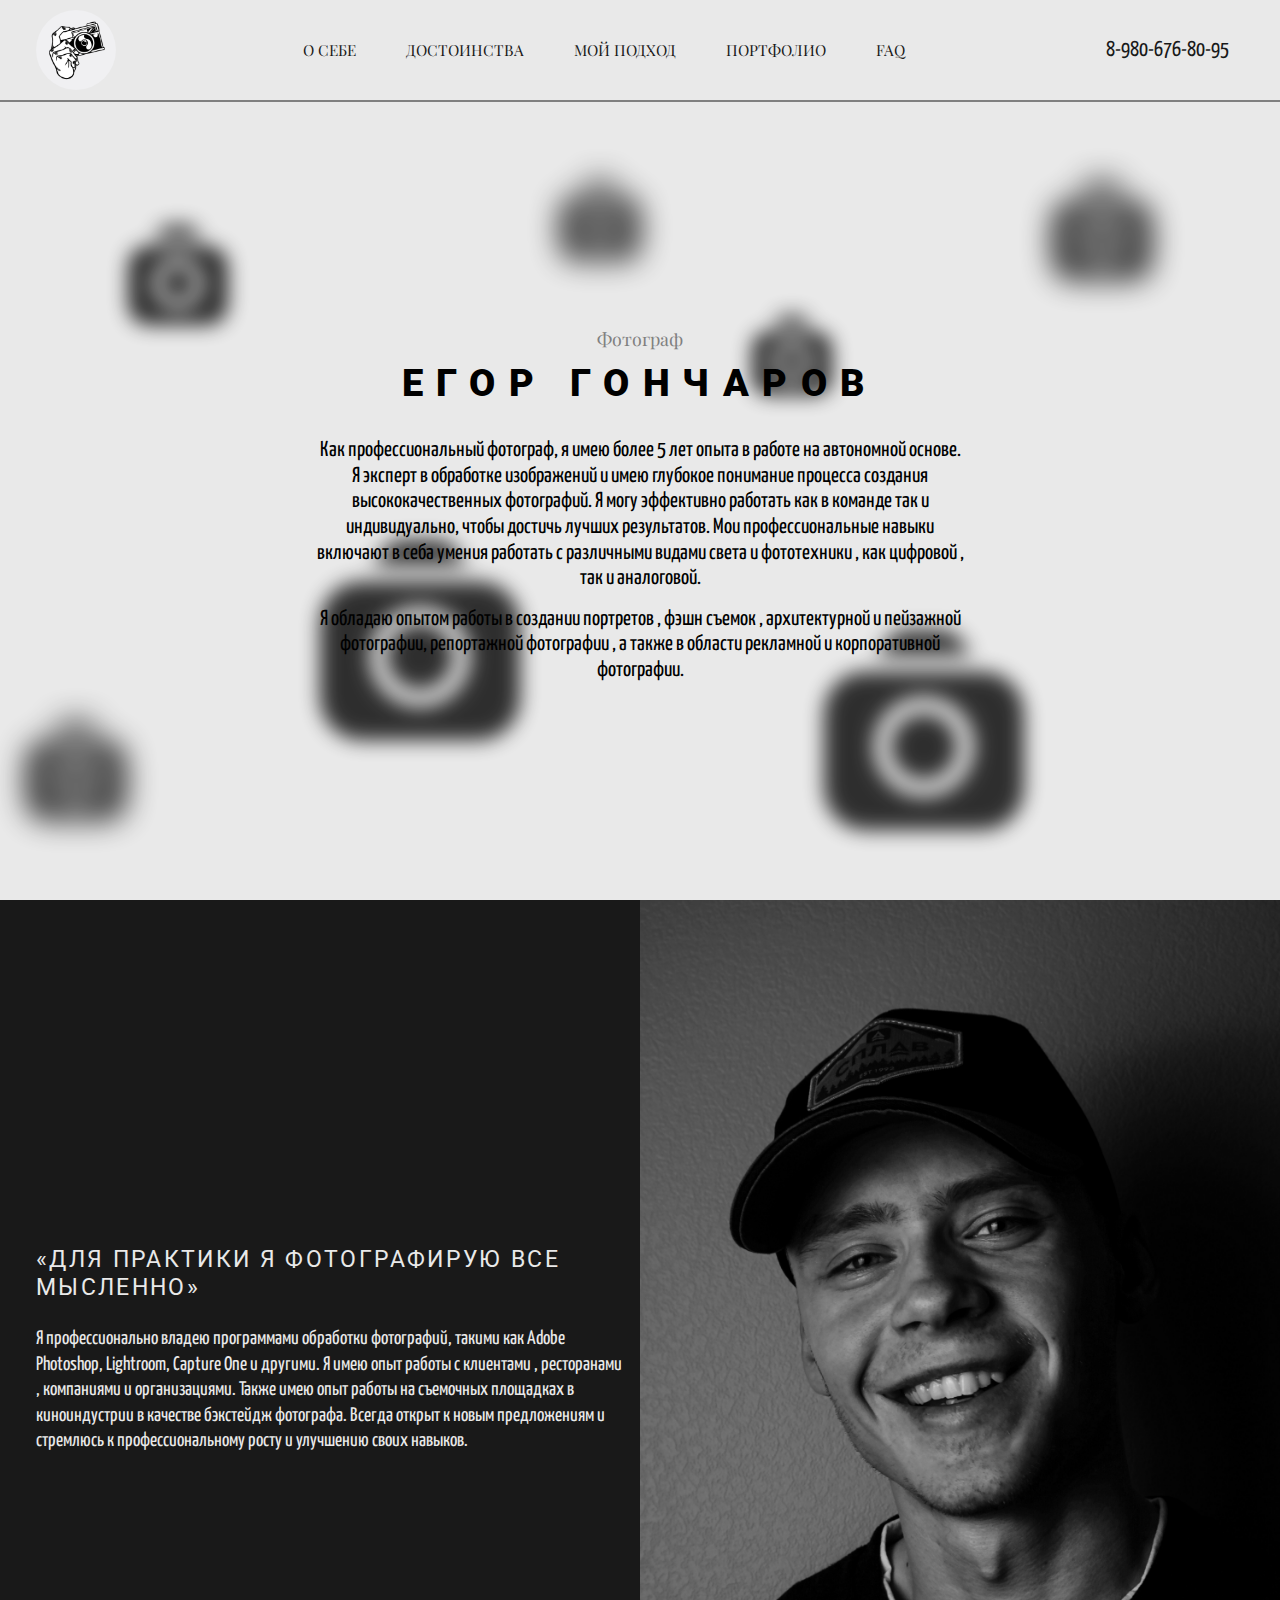
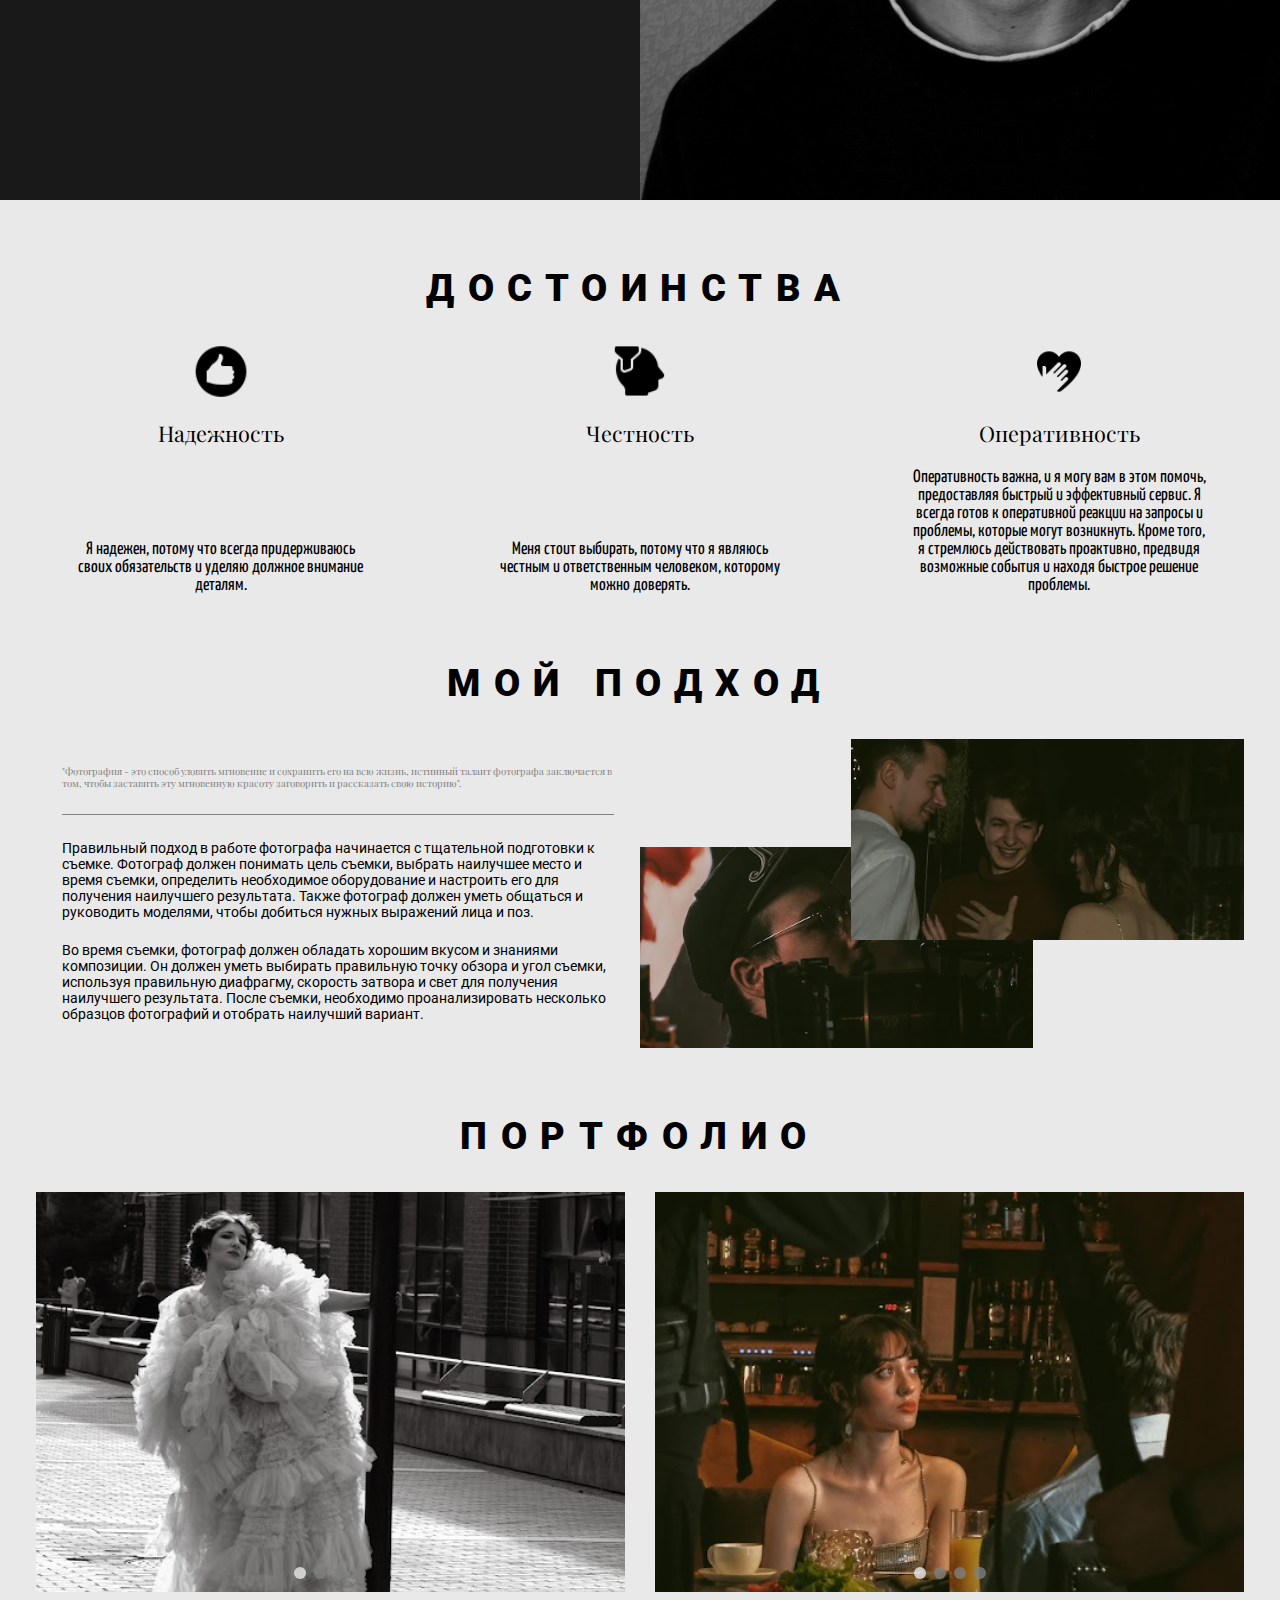
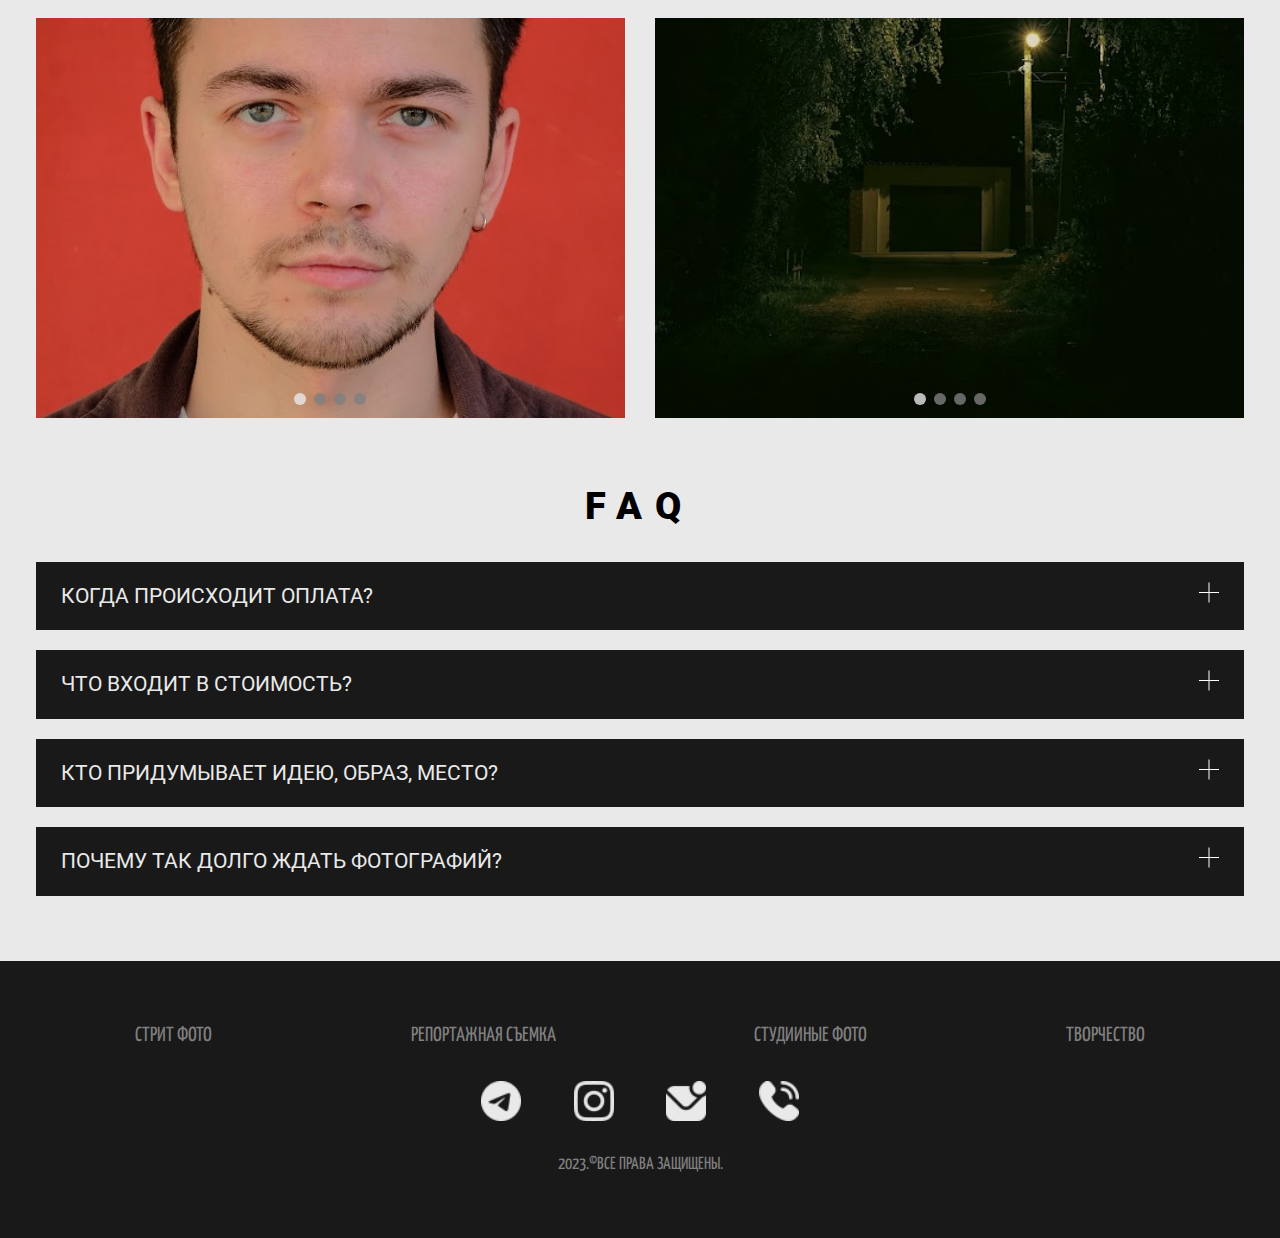
<file: index.html>
<!DOCTYPE html>
<html lang="en">
   <head>
   <meta charset="UTF-8">
   <meta http-equiv="X-UA-Compatible" content="IE=edge">
   <meta name="viewport" content="width=device-width, initial-scale=1.0">
   <link rel="shortcut icon" href="img/main-logo.jpg" type="image/x-icon">
   <link rel="stylesheet" href="https://cdn.jsdelivr.net/npm/swiper@9/swiper-bundle.min.css"/>
   <link rel="stylesheet" href="css/style.min.css">
   <title>EGOR GONCHAROV</title>
</head>
<body>
   <div class="preloader">
      <div class="preloader__text">Егор Гончаров</div>
   </div>
   <header id="header" class="header lock-padding">
   <div class="header__container">
      <div class="header__row">
         <div class="header__logo">
            <a href="index.html"><img src="img/logo.jpg" alt=""></a>
         </div>
         <div class="header__span"></div>
         <div class="header__menu menu">
            <div class="menu__body">
               <ul class="menu__list">
                  <li><a data-goto=".section" href="#" class="menu__link">О себе</a></li>
                  <li><a data-goto=".talant" href="#" class="menu__link">Достоинства</a></li>
                  <li><a data-goto=".work" href="#" class="menu__link">Мой подход</a></li>
                  <li><a data-goto=".portfolio" href="#" class="menu__link">Портфолио</a></li>
                  <li><a data-goto=".faq" href="#" class="menu__link">FAQ</a></li>
               </ul>
            </div>
         </div>
         <div class="header__callback">
            <a href="tel:89806768095" class="header__phone"><span>8-980-676-80-95</span></a>
            <a href="tel:89806768095"><img src="img/phone.png" alt=""></a>
         </div>
         <div class="header__burger">
            <span></span>
         </div>
      </div>
   </div>
</header>
      <main class="wrapperr">
         <div class="main__wrapper">
            <section class="youself">
               <img src="img/camera.svg" alt="" class="camera-1 camera">
               <img src="img/camera.svg" alt="" class="camera-2 camera">
               <img src="img/camera.svg" alt="" class="camera-4 camera">
               <img src="img/camera.svg" alt="" class="camera-5 camera">
               <img src="img/camera.svg" alt="" class="camera-6 camera">
               <img src="img/camera.svg" alt="" class="camera-7 camera">
               <img src="img/camera.svg" alt="" class="camera-8 camera">
               <div class="youself__container">
                  <div class="youself__body">
                     <div class="youself__subtitle">
                        Фотограф
                     </div>
                     <h1 class="youself__title">Егор Гончаров</h1>
                     <div class="youself__text">
                        <p>Как профессиональный фотограф, я имею более 5 лет опыта в работе на автономной основе. Я эксперт в обработке изображений и имею глубокое понимание процесса создания высококачественных фотографий. Я могу эффективно работать как в команде так и индивидуально, чтобы достичь лучших результатов. Мои профессиональные навыки включают в себа умения работать с различными видами света и фототехники , как цифровой , так и аналоговой.</p>
                        <p>Я обладаю опытом работы в создании портретов , фэшн съемок , архитектурной и пейзажной фотографии, репортажной фотографии , а также в области рекламной и корпоративной фотографии.</p>
                     </div>
                  </div>
               </div>
            </section>
            <section class="section">
               <div class="section__content">
                  <div class="section__container">
                     <div class="section__body">
                           <h2 class="section__title">«Для практики я фотографирую все мысленно»</h2>
                           <div class="section__text">
                              <p>Я профессионально владею программами обработки фотографий, такими как Adobe Photoshop, Lightroom, Capture One и другими. Я имею опыт работы с клиентами , ресторанами , компаниями и организациями. Также имею опыт работы на съемочных площадках в киноиндустрии в качестве бэкстейдж фотографа. Всегда открыт к новым предложениям и стремлюсь к профессиональному росту и улучшению своих навыков.</p>
                           </div>
                     </div>
                  </div>
               </div>
               <div class="section__image">
                  <img src="img/main-logo.jpg" alt="">
               </div>
            </section>
         </div>
         <section class="talant">
            <div class="talant__container">
               <h3 class="talant__title">Достоинства</h3>
               <div class="talant__content">
                  <div class="talant__row">
                     <div class="talant__column">
                        <div class="talant__item item-talant">
                           <div class="item-talant__img"><img src="img/icons/01.png" alt=""></div>
                           <div class="item-talant__title">Надежность</div>
                           <div class="item-talant__text">Я надежен, потому что всегда придерживаюсь своих обязательств и уделяю должное внимание деталям.</div>
                        </div>
                     </div>
                     <div class="talant__column">
                        <div class="talant__item item-talant">
                           <div class="item-talant__img"><img src="img/icons/02.png" alt=""></div>
                           <div class="item-talant__title">Честность</div>
                           <div class="item-talant__text">Меня стоит выбирать, потому что я являюсь честным и ответственным человеком, которому можно доверять.</div>
                        </div>
                     </div>
                     <div class="talant__column">
                        <div class="talant__item item-talant">
                           <div class="item-talant__img"><img src="img/icons/03.png" alt=""></div>
                           <div class="item-talant__title">Оперативность</div>
                           <div class="item-talant__text">Оперативность важна, и я могу вам в этом помочь, предоставляя быстрый и эффективный сервис. Я всегда готов к оперативной реакции на запросы и проблемы, которые могут возникнуть. Кроме того, я стремлюсь действовать проактивно, предвидя возможные события и находя быстрое решение проблемы.</div>
                        </div>
                     </div>
                  </div>
               </div>
            </div>
         </section>
         <section class="work">
            <div class="work__container">
               <div class="work__title">Мой подход</div>
               <div class="work__content">
                  <div class="work__row">
                     <div class="work__column">
                        <div class="work__body">
                           <div class="work__subtitle">"Фотография - это способ уловить мгновение и сохранить его на всю жизнь, истинный талант фотографа заключается в том, чтобы заставить эту мгновенную красоту заговорить и рассказать свою историю".</div>
                           <div class="work__text">
                              <p>Правильный подход в работе фотографа начинается с тщательной подготовки к съемке. Фотограф должен понимать цель съемки, выбрать наилучшее место и время съемки, определить необходимое оборудование и настроить его для получения наилучшего результата. Также фотограф должен уметь общаться и руководить моделями, чтобы добиться нужных выражений лица и поз.</p>
                              <p>Во время съемки, фотограф должен обладать хорошим вкусом и знаниями композиции. Он должен уметь выбирать правильную точку обзора и угол съемки, используя правильную диафрагму, скорость затвора и свет для получения наилучшего результата. После съемки, необходимо проанализировать несколько образцов фотографий и отобрать наилучший вариант.</p>
                           </div>
                        </div>
                     </div>
                     <div class="work__column column-work">
                        <div class="column-work__body">
                           <div class="column-work__img-1">
                              <img src="img/beak/04.jpg" alt="">
                           </div>
                           <div class="column-work__img-2">
                              <img src="img/beak/022.jpg" alt="">
                           </div>
                        </div>
                     </div>
                  </div>
               </div>
            </div>
         </section>
         <section class="portfolio">
            <div class="portfolio__container">
               <div class="portfolio__title">Портфолио</div>
               <div class="portfolio__content">
                  <div class="portfolio__row">
                     <div class="portfolio__column">
                        <div class="portfolio__slider swiper">
                           <div class="portfolio__slider-wrapper swiper-wrapper">
                              <div class="portfolio__slide swiper-slide">
                                 <img src="img/streat/01.jpg" alt="">
                              </div>
                              <div class="portfolio__slide swiper-slide">
                                 <img src="img/streat/010.jpg" alt="">
                              </div>
                              <div class="portfolio__slide swiper-slide">
                                 <img src="img/streat/020.jpg" alt="">
                              </div>
                              <div class="portfolio__slide swiper-slide">
                                 <img src="img/streat/030.jpg" alt="">
                              </div>
                           </div>
                           <div class="swiper-pagination"></div>
                           <div class="portfolio__hover hover-portfolio">
                              <div class="hover-portfolio__body">
                                 <div class="hover-portfolio__title">Street Photo</div>
                                 <div class="hover-portfolio__text">Lorem, ipsum dolor sit amet consectetur adipisicing elit. Voluptatibus eligendi</div>
                                 <a href="street.html" class="hover-portfolio__button"><span>Перейти</span></a>
                              </div>
                           </div>
                           <div class="portfolio__hover-mobile mobile-hover">
                              <a href="street.html" class="mobile-hover__link">
                                 <p>street photo</p>
                                 <span>Перейти</span>
                              </a>
                           </div>
                        </div>
                     </div>
                     <div class="portfolio__column">
                        <div class="portfolio__slider swiper">
                           <div class="portfolio__slider-wrapper swiper-wrapper">
                              <div class="portfolio__slide swiper-slide">
                                 <img src="img/beak/01.jpg" alt="">
                              </div>
                              <div class="portfolio__slide swiper-slide">
                                 <img src="img/beak/010.jpg" alt="">
                              </div>
                              <div class="portfolio__slide swiper-slide">
                                 <img src="img/beak/020.jpg" alt="">
                              </div>
                              <div class="portfolio__slide swiper-slide">
                                 <img src="img/beak/030.jpg" alt="">
                              </div>
                           </div>
                           <div class="swiper-pagination"></div>
                           <div class="portfolio__hover hover-portfolio">
                              <div class="hover-portfolio__body">
                                 <div class="hover-portfolio__title">REPORTAGE SHOOTING</div>
                                 <div class="hover-portfolio__text">Lorem, ipsum dolor sit amet consectetur adipisicing elit. Voluptatibus eligendi</div>
                                 <a href="backstage.html" class="hover-portfolio__button"><span>Перейти</span></a>
                              </div>
                           </div>
                           <div class="portfolio__hover-mobile mobile-hover">
                              <a href="backstage.html" class="mobile-hover__link">
                                 <p>REPORTAGE SHOOTING</p>
                                 <span>Перейти</span>
                              </a>
                           </div>
                        </div>
                     </div>
                  </div>
                  <div class="portfolio__row">
                     <div class="portfolio__column">
                        <div class="portfolio__slider swiper">
                           <div class="portfolio__slider-wrapper swiper-wrapper">
                              <div class="portfolio__slide swiper-slide">
                                 <img src="img/studio/01.jpeg" alt="">
                              </div>
                              <div class="portfolio__slide swiper-slide">
                                 <img src="img/studio/021.jpg" alt="">
                              </div>
                              <div class="portfolio__slide swiper-slide">
                                 <img src="img/studio/030.jpg" alt="">
                              </div>
                              <div class="portfolio__slide swiper-slide">
                                 <img src="img/studio/018.jpg" alt="">
                              </div>
                           </div>
                           <div class="swiper-pagination"></div>
                           <div class="portfolio__hover hover-portfolio">
                              <div class="hover-portfolio__body">
                                 <div class="hover-portfolio__title">Студийные фото</div>
                                 <div class="hover-portfolio__text">Lorem, ipsum dolor sit amet consectetur adipisicing elit. Voluptatibus eligendi</div>
                                 <a href="studio.html" class="hover-portfolio__button"><span>Перейти</span></a>
                              </div>
                           </div>
                           <div class="portfolio__hover-mobile mobile-hover">
                              <a href="studio.html" class="mobile-hover__link">
                                 <p>Студийные фото</p>
                                 <span>Перейти</span>
                              </a>
                           </div>
                        </div>
                     </div>
                     <div class="portfolio__column">
                        <div class="portfolio__slider swiper">
                           <div class="portfolio__slider-wrapper swiper-wrapper">
                              <div class="portfolio__slide swiper-slide">
                                 <img src="img/creative/01.jpg" alt="">
                              </div>
                              <div class="portfolio__slide swiper-slide">
                                 <img src="img/creative/010.jpg" alt="">
                              </div>
                              <div class="portfolio__slide swiper-slide">
                                 <img src="img/creative/020.jpg" alt="">
                              </div>
                              <div class="portfolio__slide swiper-slide">
                                 <img src="img/creative/030.jpg" alt="">
                              </div>
                           </div>
                           <div class="swiper-pagination"></div>
                           <div class="portfolio__hover hover-portfolio">
                              <div class="hover-portfolio__body">
                                 <div class="hover-portfolio__title">Творчество</div>
                                 <div class="hover-portfolio__text">Lorem, ipsum dolor sit amet consectetur adipisicing elit. Voluptatibus eligendi</div>
                                 <a href="creation.html" class="hover-portfolio__button"><span>Перейти</span></a>
                              </div>
                           </div>
                           <div class="portfolio__hover-mobile mobile-hover">
                              <a href="creation.html" class="mobile-hover__link">
                                 <p>Творчество</p>
                                 <span>Перейти</span>
                              </a>
                           </div>
                        </div>
                     </div>
                  </div>
               </div>
            </div>
         </section>
         <section class="faq">
            <div class="faq__container">
               <div class="faq__title">FAQ</div>
               <div class="faq__content">
                  <div data-spollers data-one-spoller  class="block block_1">
                     <div class="block__item">
                        <button tabindex="-1" type="button" data-spoller class="block__title">Когда происходит оплата?</button>
                        <div class="block__text">
                           <p>Оплата производится по факту совершения фотосессии , заведомо до начала сортировки и обработки снимков. Приветствуется предоплата. Что входит в стоимость? Все фотографии с легкой цветокоррекцией и обработкой.</p>
                           <p> По запросу ретушь фотографий , как правило 5-10 фотографий из всех с профессиональной ретушью. На выходе со съемки Вы получаете не менее 50 фотографий Кто придумывает и тд оставляем. А что со сроками?</p>
                           <p>Сортировка и обработка фотографий занимает весьма продолжительныйй период времени , но Вы этого даже не заметите! Фотографии будут готовы в течение 3 дней! О-Оперативность!</p>
                        </div>
                     </div>
                     <div class="block__item">
                        <button tabindex="-1" type="button" data-spoller class="block__title">Что входит в стоимость?</button>
                        <div class="block__text">
                           <p>Фотосессия оговоренной продолжительности (почасовая олата) или всё, что описано в пакете услуг. Все фотографии с легкой цветокоррекцией и обработкой. Как правило это не менее 50 фотографий за час съемки. И 3-5 фотографий с профессиональной ретушью.</p>
                           <p>Могут быть какие то фишки – печать фотографий для интерьера (20х30,30х40, накатка на пенокартон, печать на холсте) либо другие подарки, флешка.</p>
                           <p>Традиционно, фотографии сдаются в электронном виде через ссылку на почту. Вы нажимаете на ссылку и фотографии скачиваются вам на компьютер. Эту же ссылку вы можете отправить друзьям и родственникам.</p>
                        </div>
                     </div>
                     <div class="block__item">
                        <button tabindex="-1" type="button" data-spoller class="block__title">Кто придумывает идею, образ, место?</button>
                        <div class="block__text">
                           <p>Из портфолио фотографа вы выбираете концепцию, которая вам нравится. Или скидываете фотографии, которые нашли в сети и которые вам понравились.</p>
                           <p>В рамках этой концепции фотограф предложит вам многочисленные идеи. Т.е. если вы выбираете исторический костюм, вам будут предложен соответствующий реквизит и соответствующая локация, если фотосессия на природе, то соответственный реквизит и другая локация. Как правило фотограф предлагает вам несколько идей, а вы выбираете ту, на которой вы остановитесь.</p>
                        </div>
                     </div>
                     <div class="block__item">
                        <button tabindex="-1" type="button" data-spoller class="block__title">Почему так долго ждать фотографий?</button>
                        <div class="block__text">
                           Во-первых, это очень не долго. Во-вторых, на часовой фотосет я затрачиваю не менее 10 часов рабочего времени - от диалога с заказчиком, до продумывания идей, подготовки оборудования, дороги, съёмки, скидывания на компьютер, создания резервных копий, обработки, сдачи и т.д. При высокой загрузке довольно сложно уделить подряд не менее 10 часов одному из проектов сразу же после фотосессии.
                        </div>
                     </div>
                  </div>
               </div>
            </div>
         </section>
      </main>
      <div id="popup" class="popup">
         <div class="popup__body">
            <div class="popup__content">
               <div class="close-popup"></div>
               <div class="popup__text">cloud.37@mail.ru</div>
            </div>
         </div>
      </div>   
   <footer class="footer">
   <div class="footer__container">
      <div class="footer__up up-footer">
         <div class="up-footer__row">
            <a href="street.html" class="up-footer__link"><span>Стрит фото</span></a>
            <a href="backstage.html" class="up-footer__link"><span>Репортажная съёмка</span></a>
            <a href="studio.html" class="up-footer__link"><span>Студийные фото</span></a>
            <a href="creation.html" class="up-footer__link"><span>Творчество</span></a>
         </div>
      </div>
      <div class="footer__down down-footer">
         <div class="down-footer__row">
            <div class="down-footer__body">
               <div class="down-footer__img">
                  <a href="https://t.me/photosgoncharovskiy"><img src="img/footer/01.png" alt=""></a>
               </div>
               <div class="down-footer__img">
                  <a href="https://instagram.com/egno_photos?igshid=YmMyMTA2M2Y="><img src="img/footer/02.png" alt=""></a>
               </div>
               <div class="down-footer__img">
                  <a href="#popup" class="popup-link"><img src="img/footer/03.png" alt=""></a>
               </div>
               <div class="down-footer__img">
                  <a href="tel:89806768095"><img src="img/footer/04.png" alt=""></a>
               </div>
            </div>
            <div class="down-footer__polic">
               <span>2023.©Все права защищены.</span>
            </div>          
         </div>
      </div>
   </div>
   
</footer>
	<script src="https://code.jquery.com/jquery-3.4.1.min.js"></script>
   <script src="https://cdn.jsdelivr.net/npm/swiper@9/swiper-bundle.min.js"></script>
   <script src="js/app.min.js"></script>
</body>
</html>
</file>
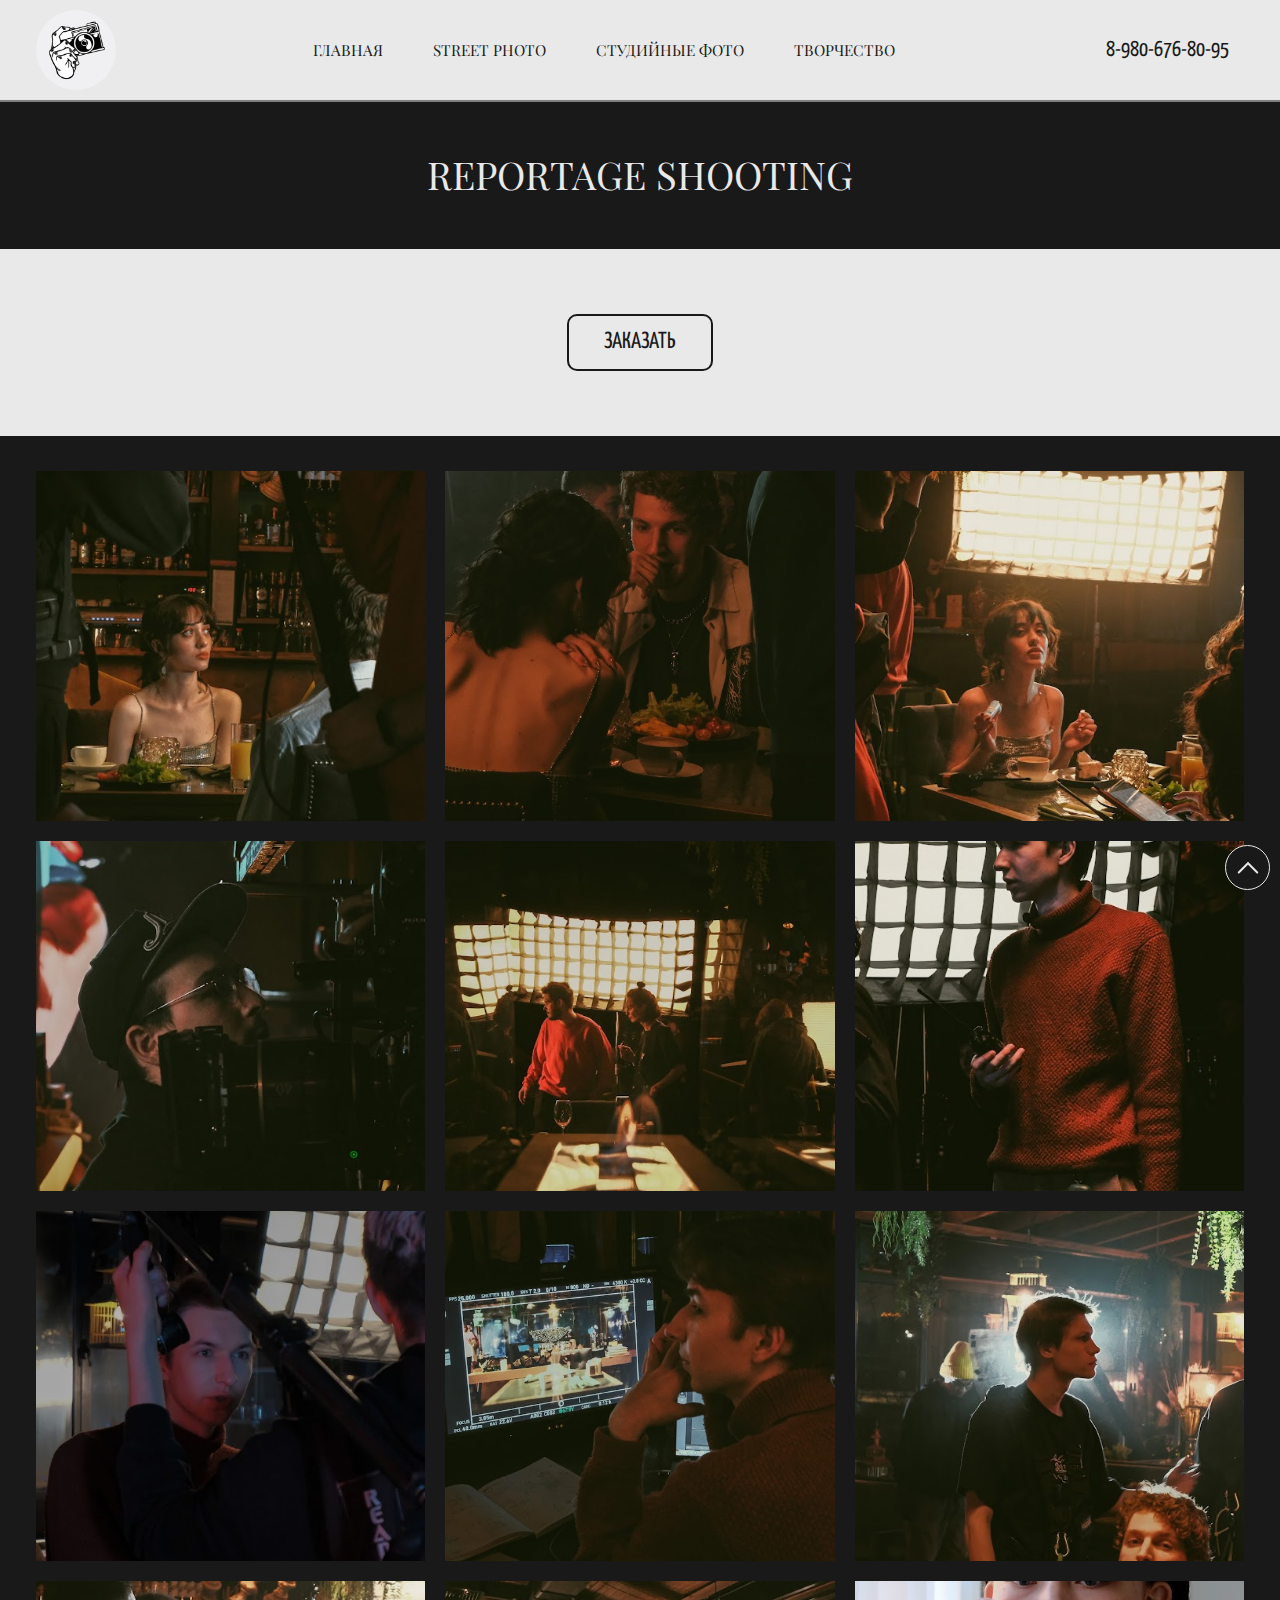
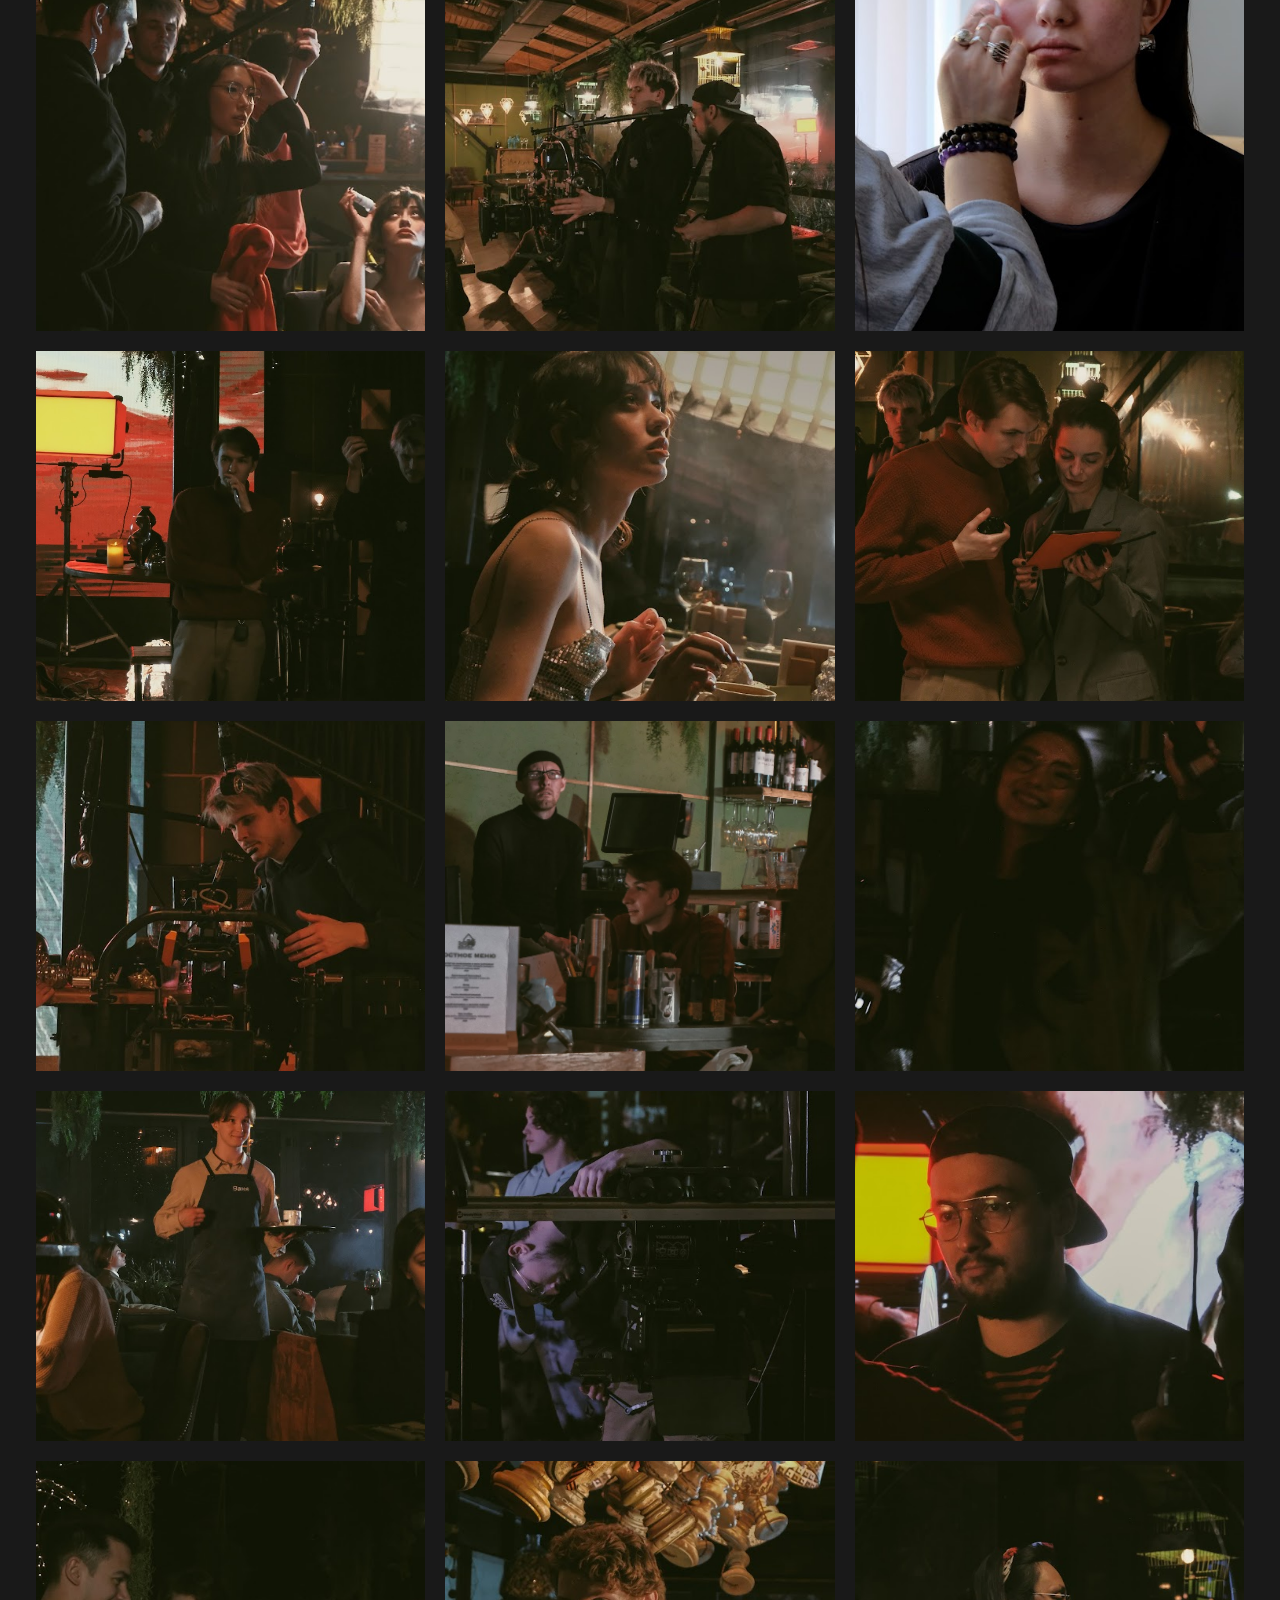
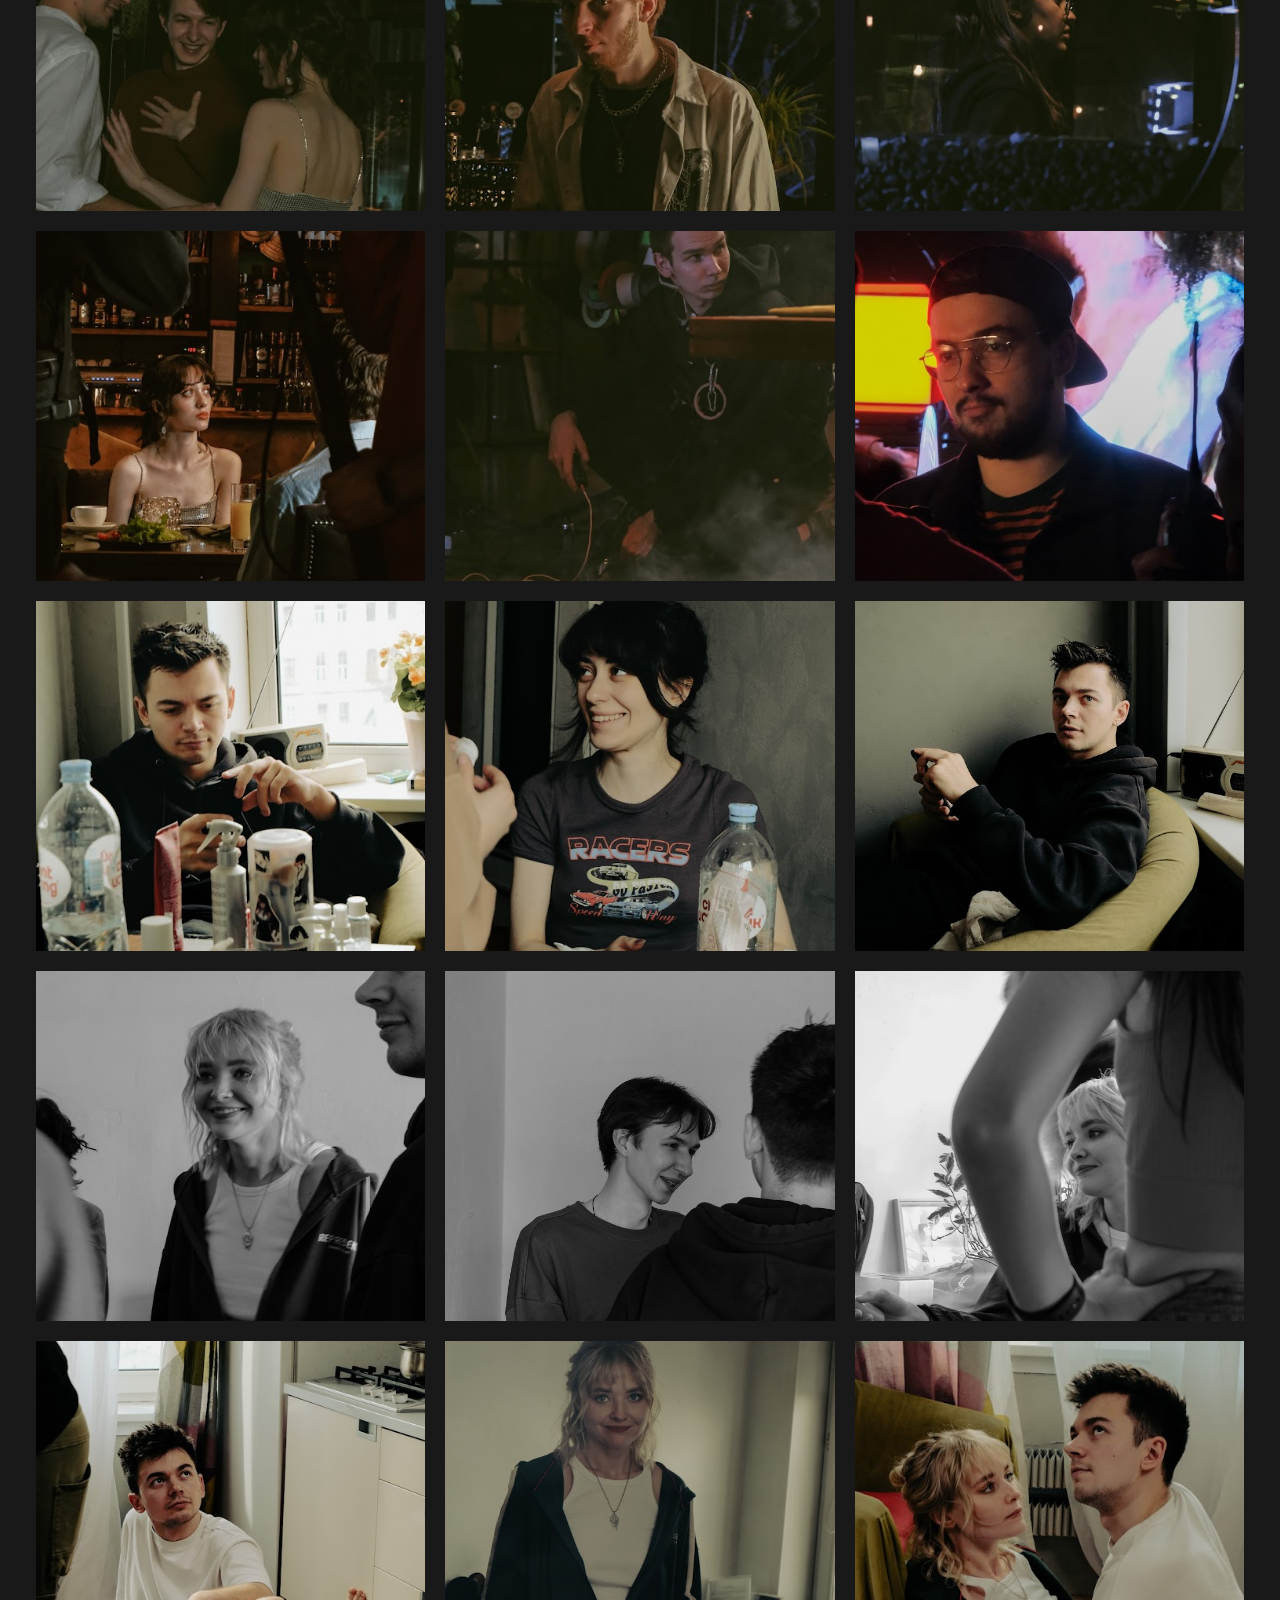
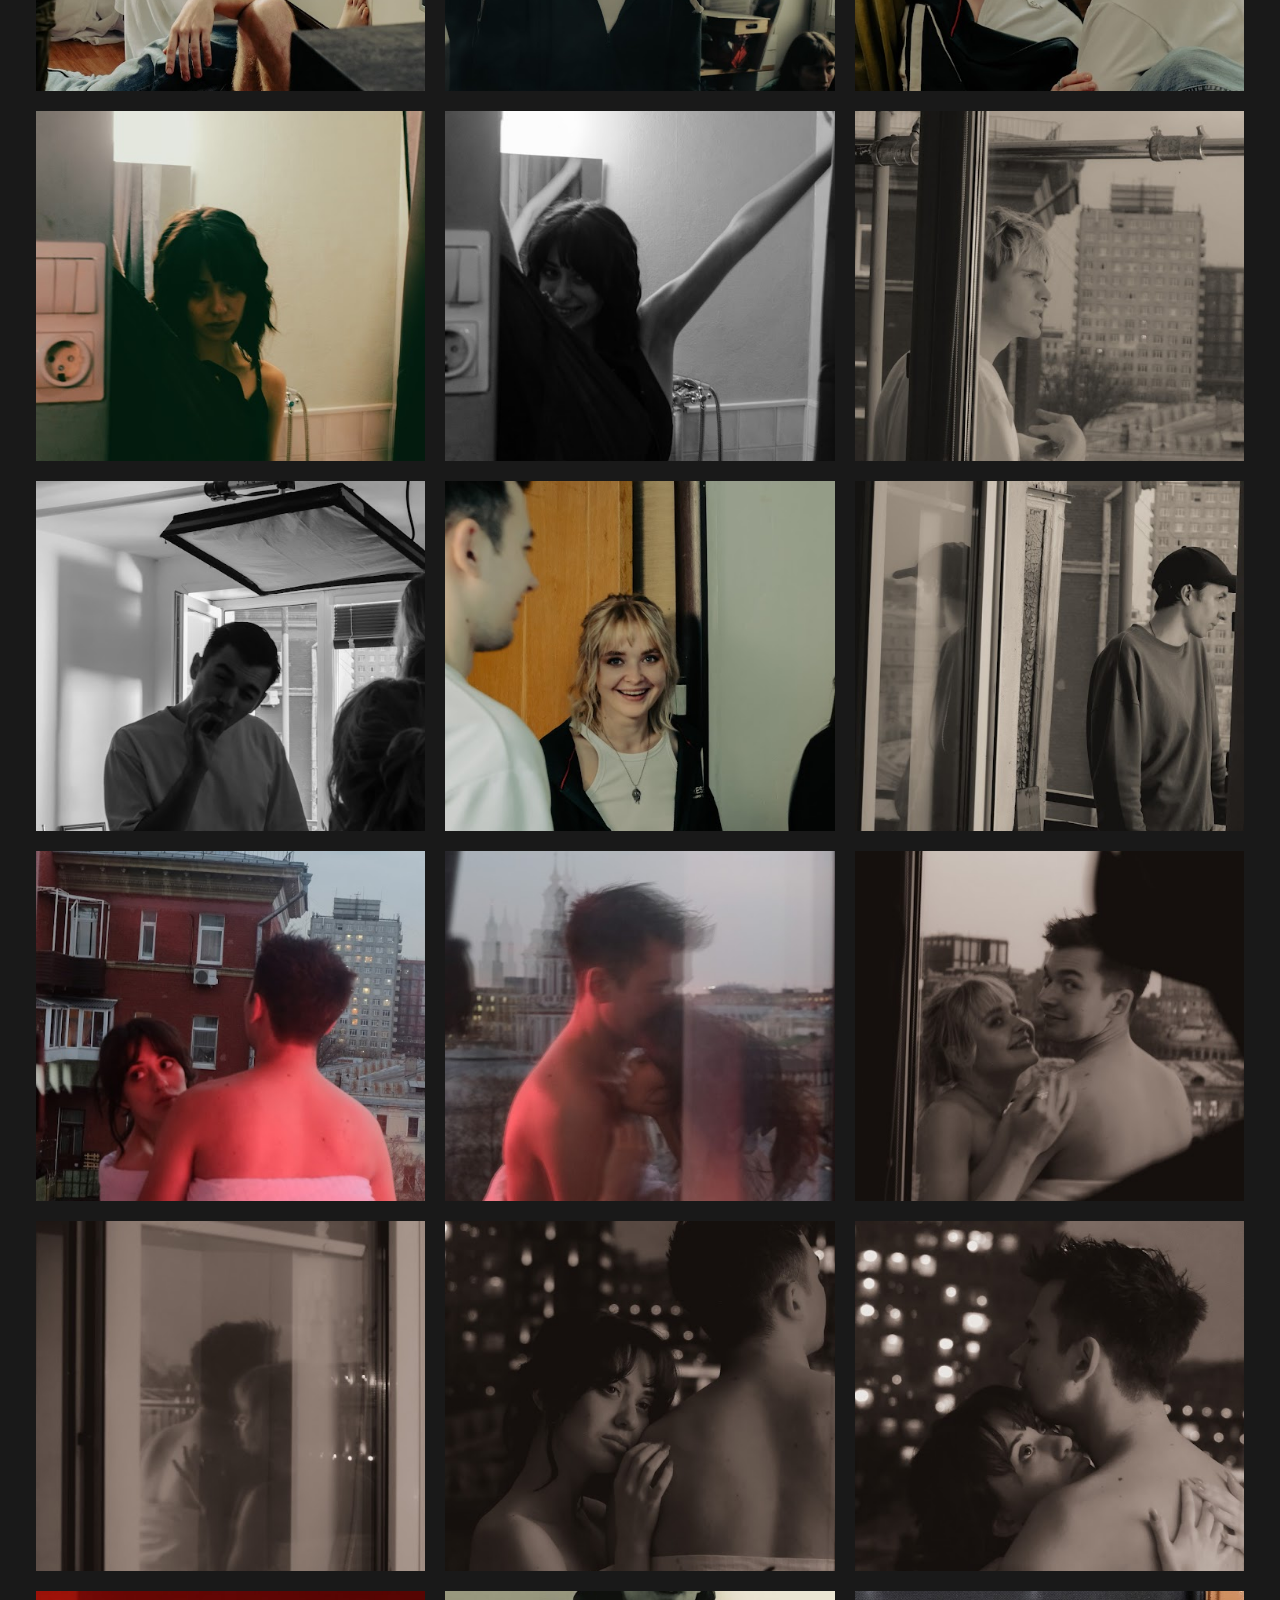
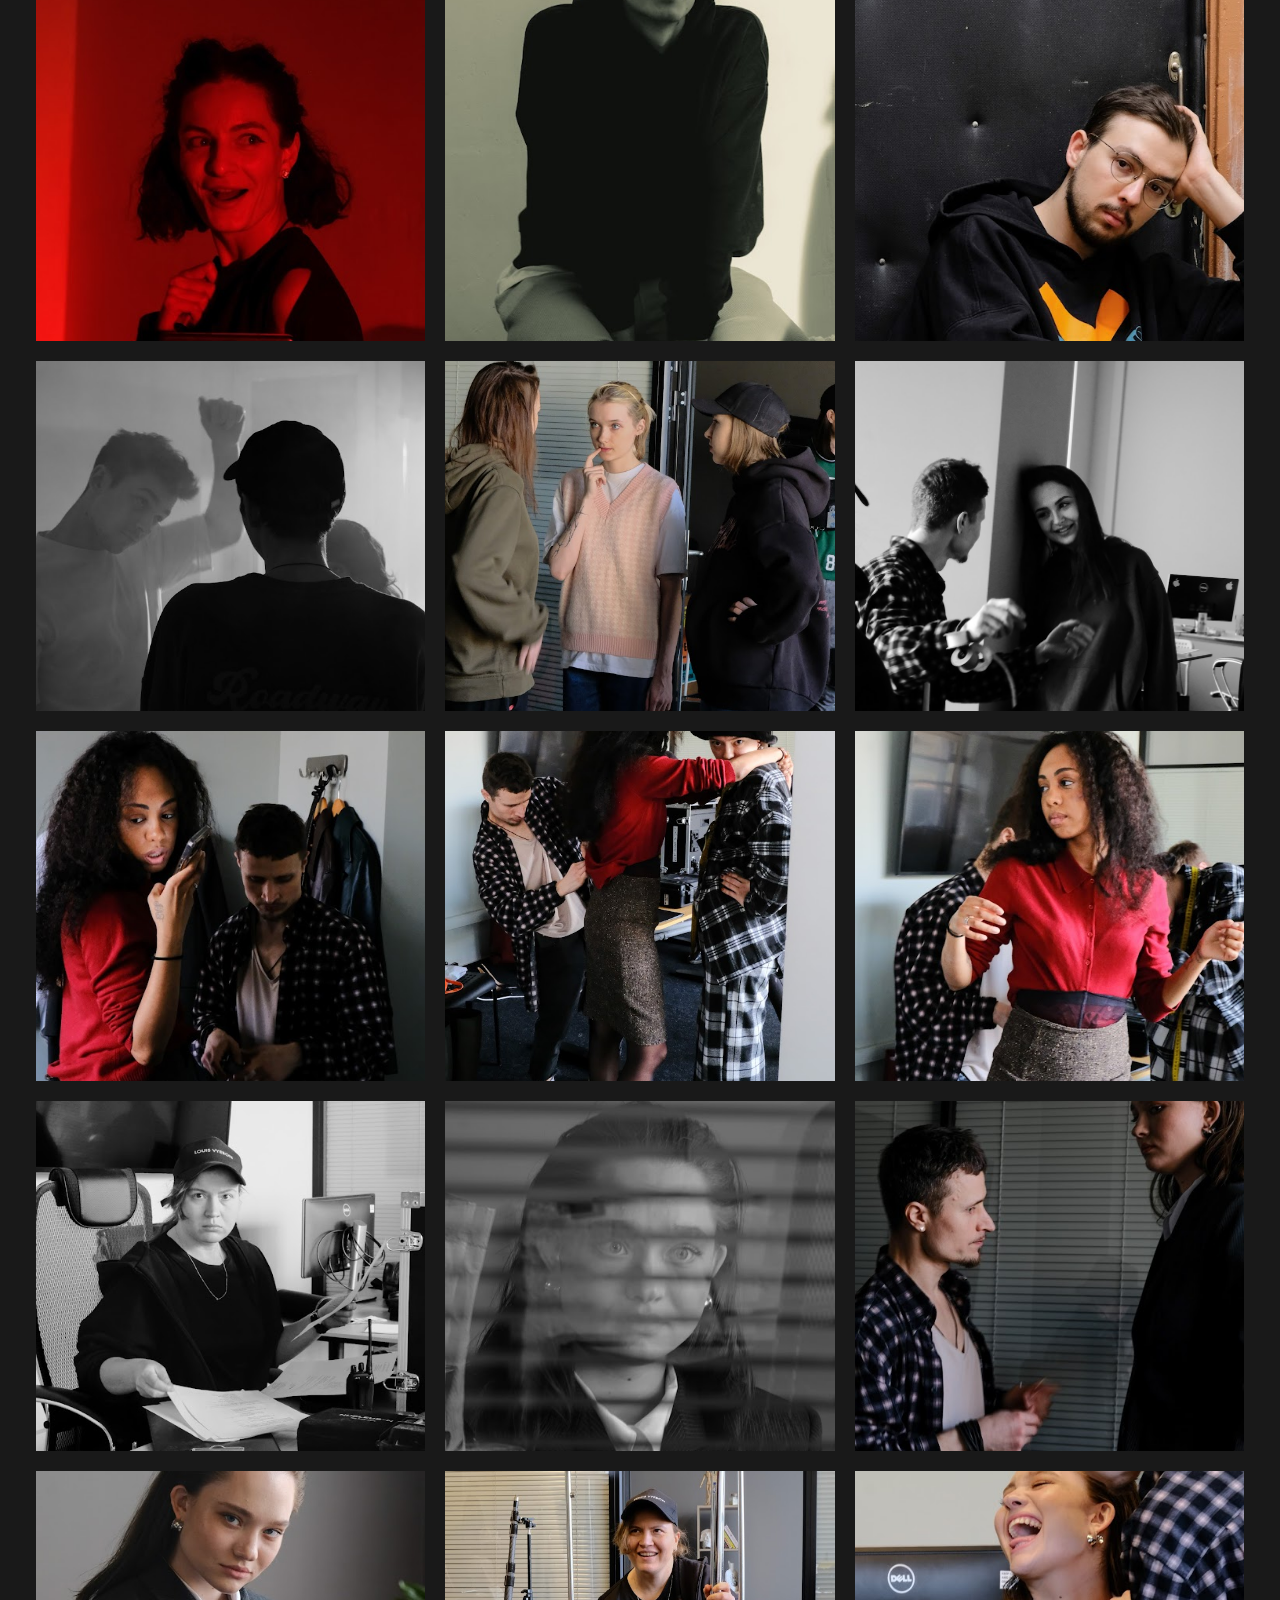
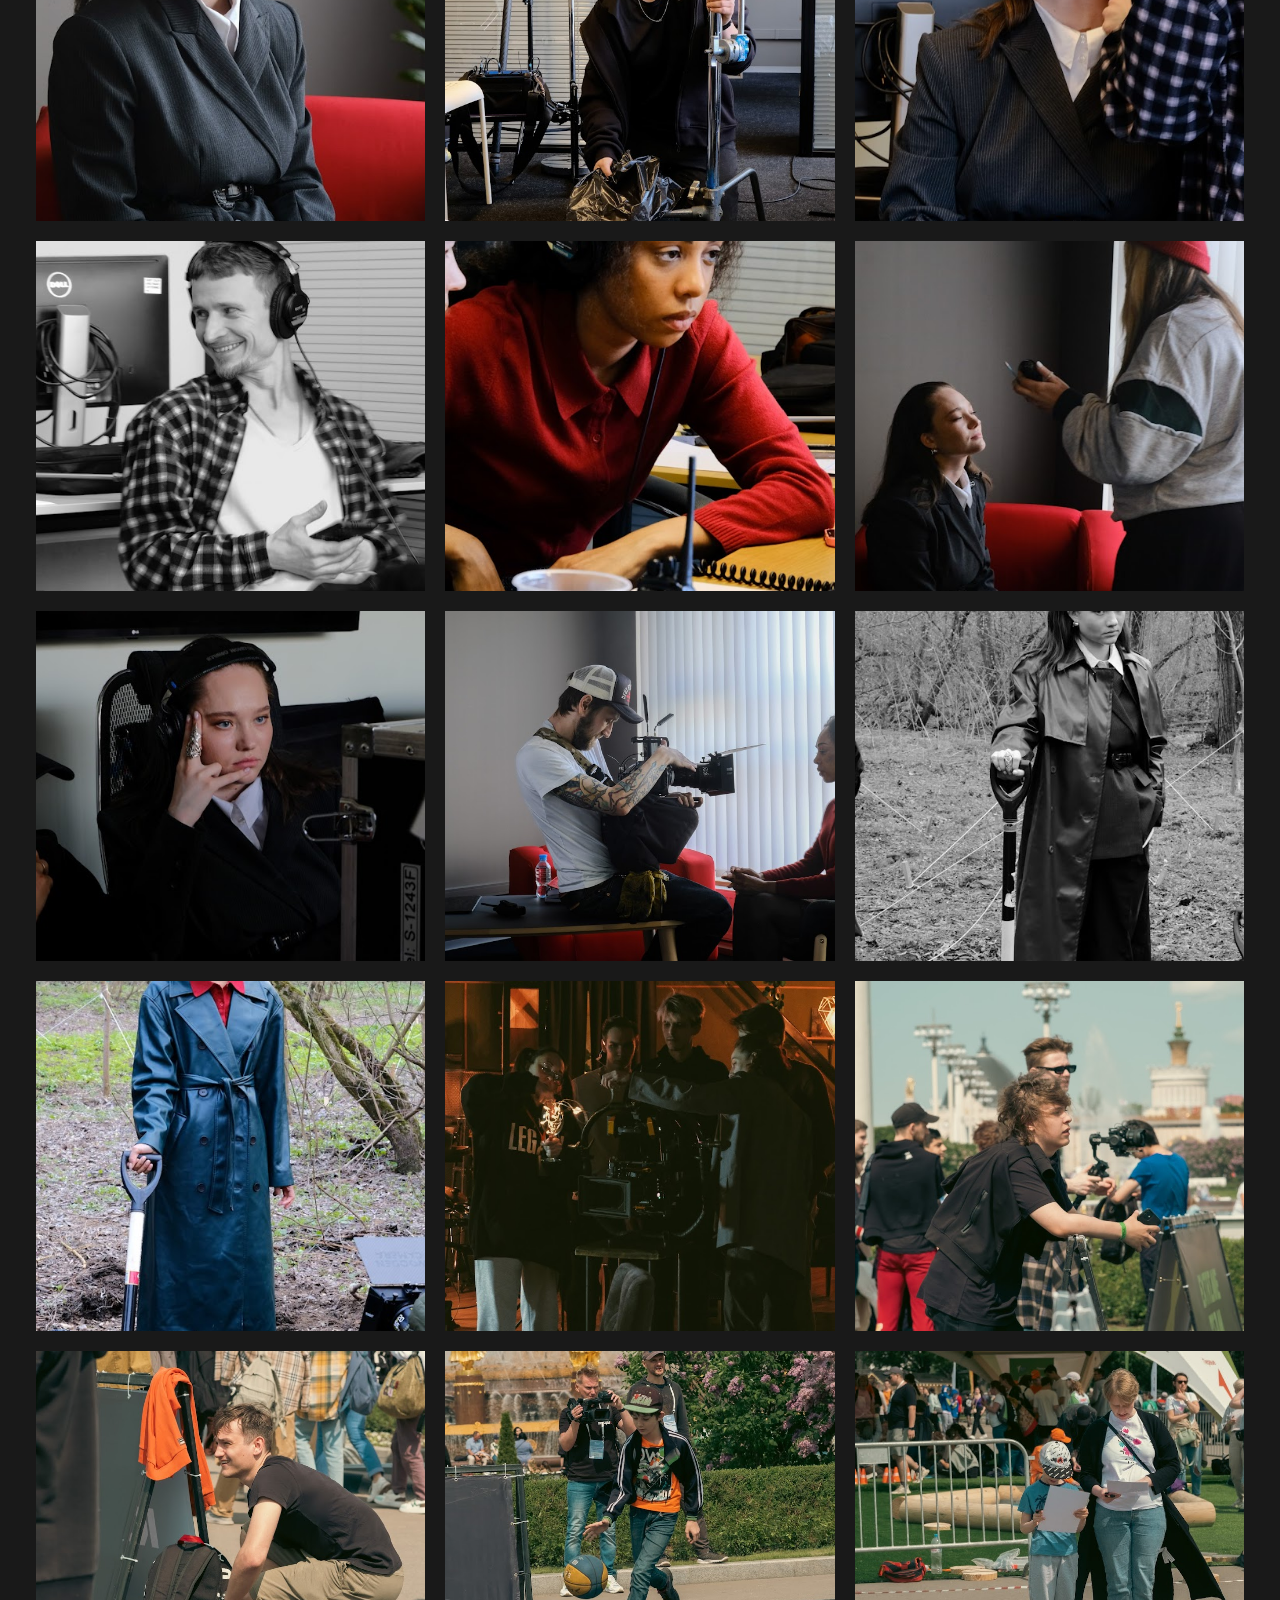
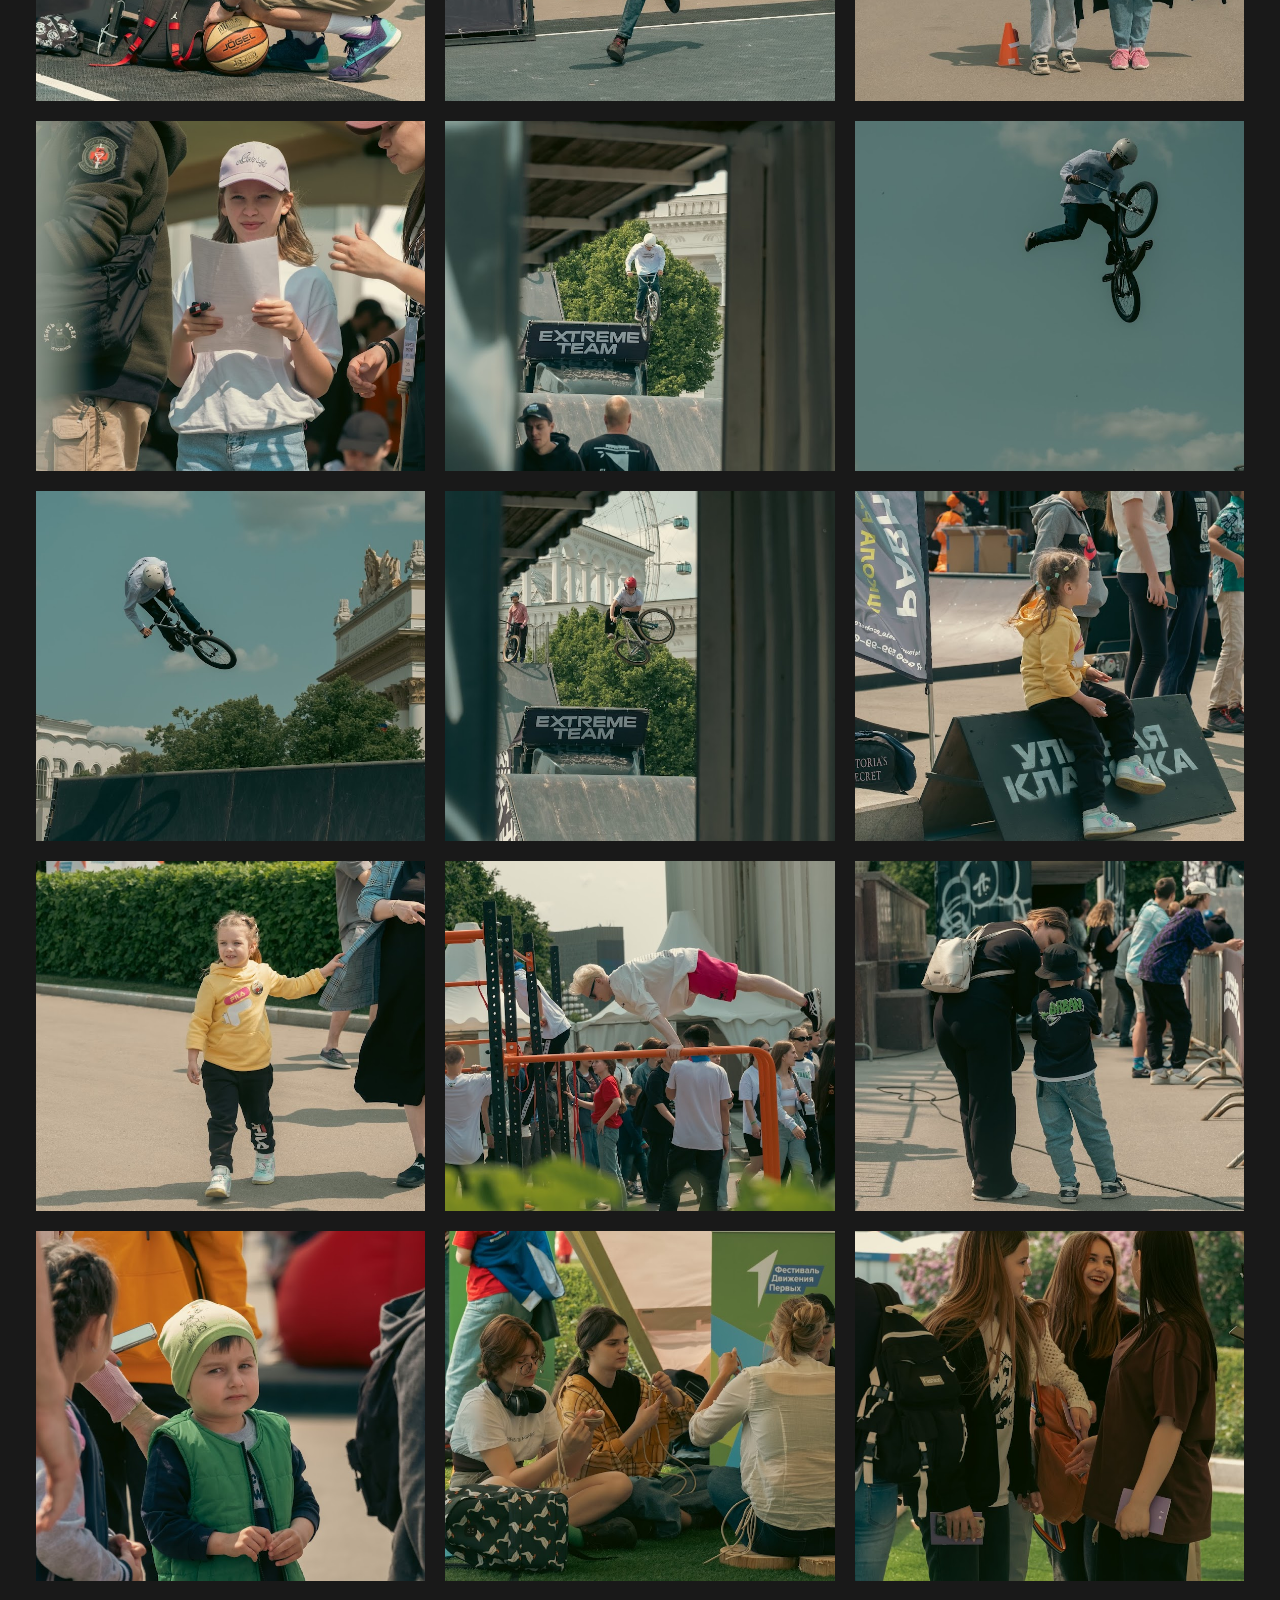
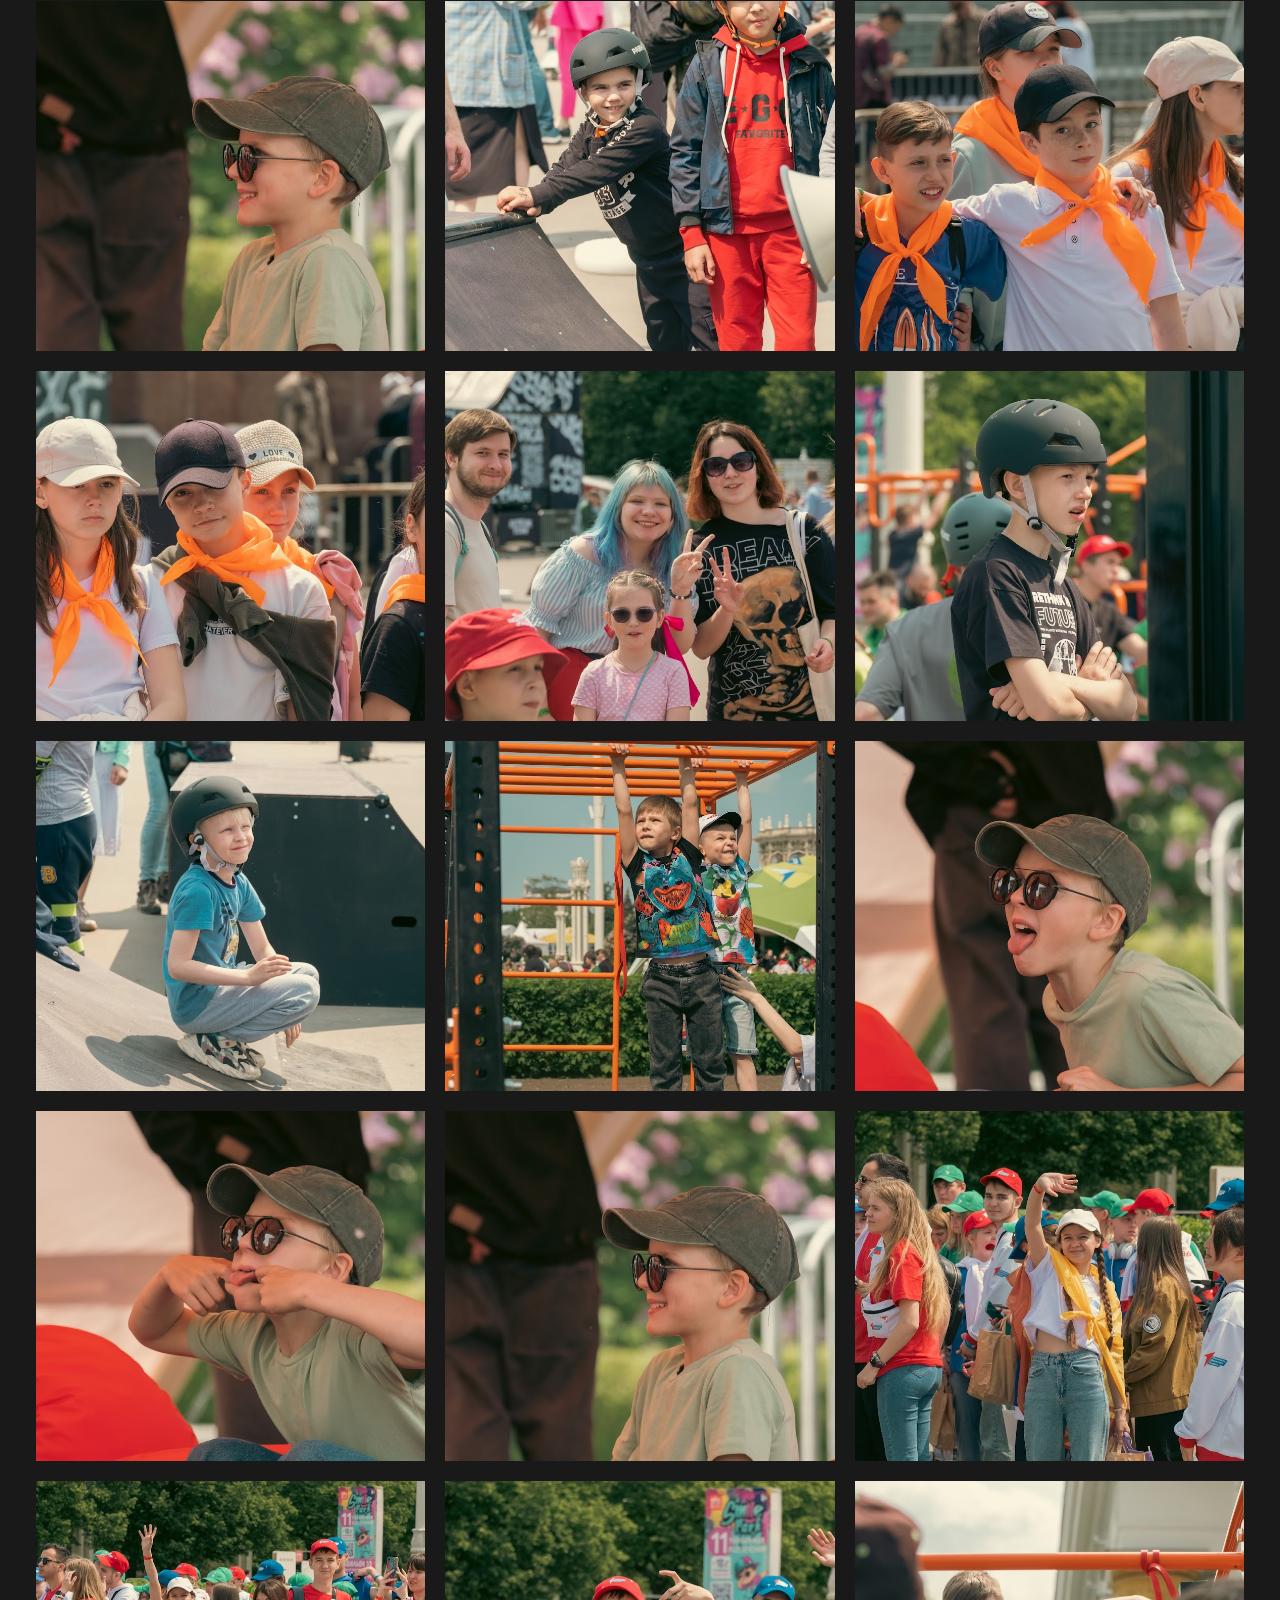
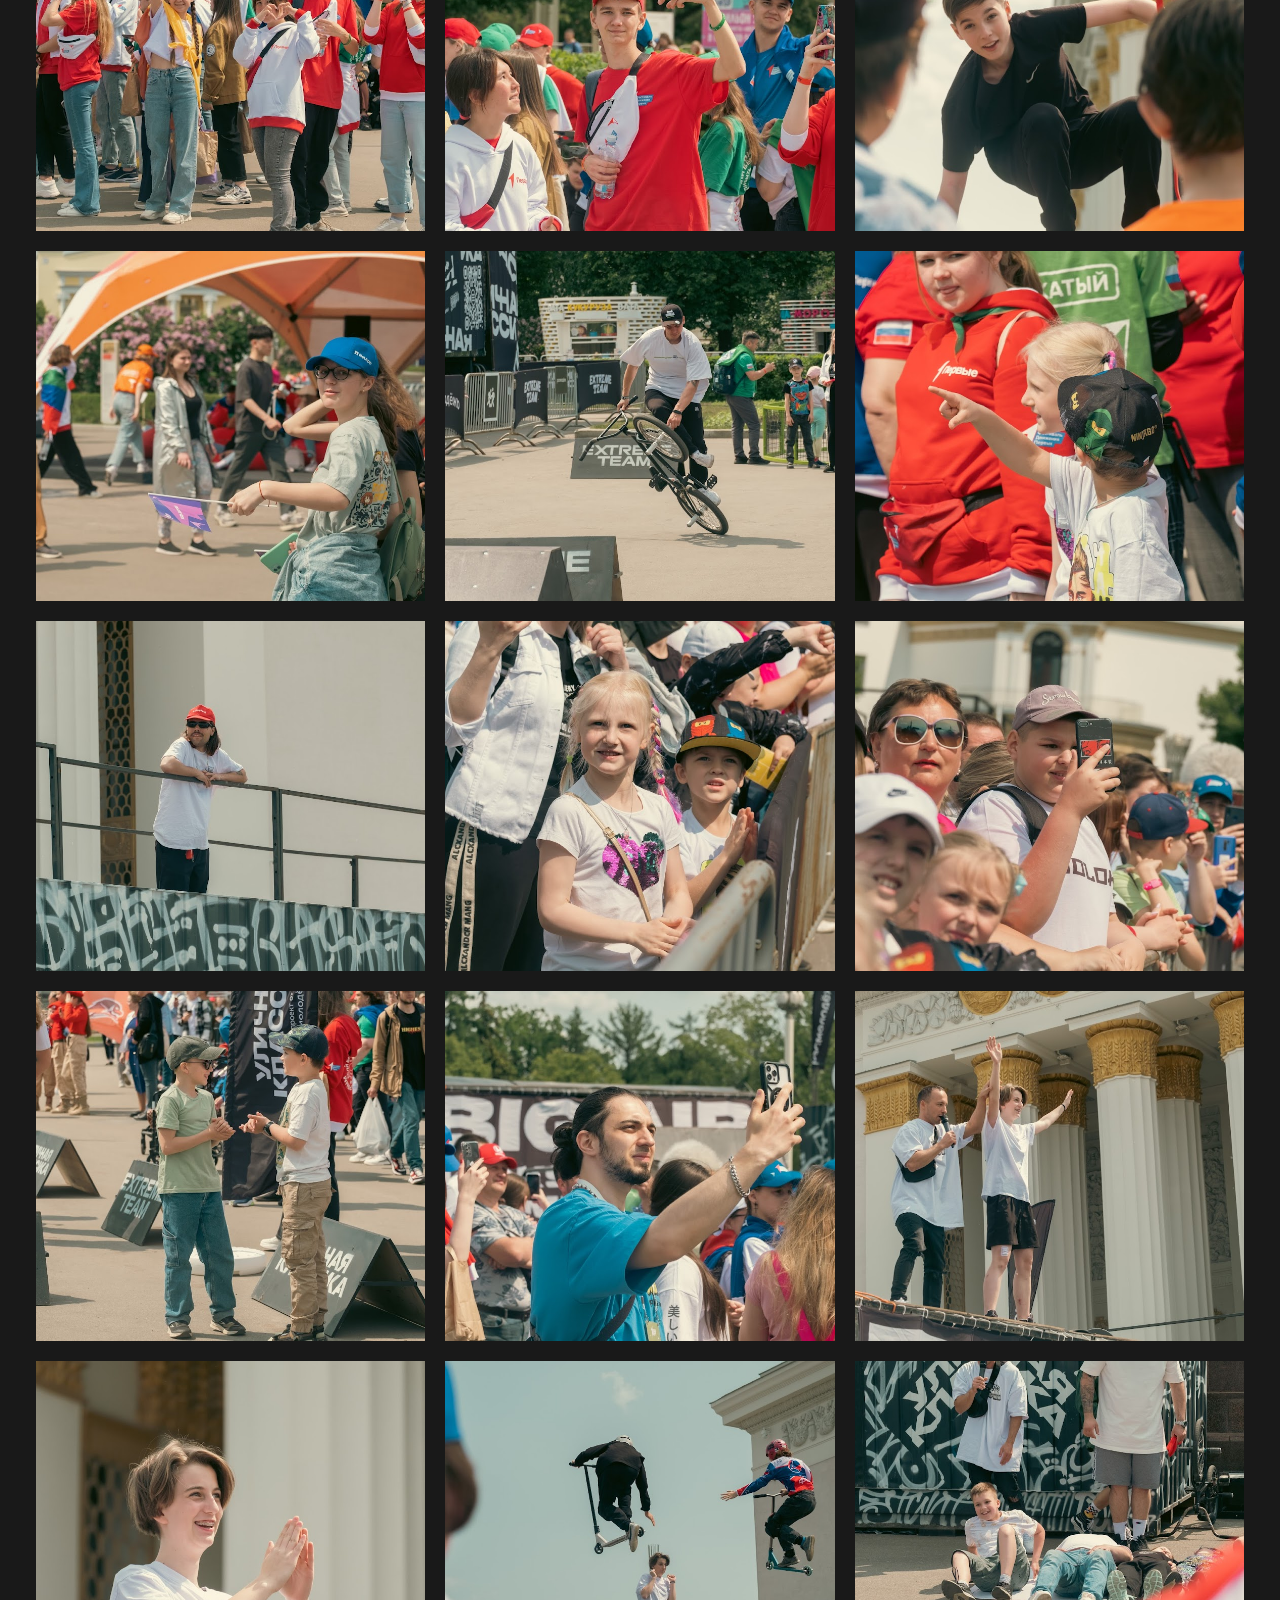
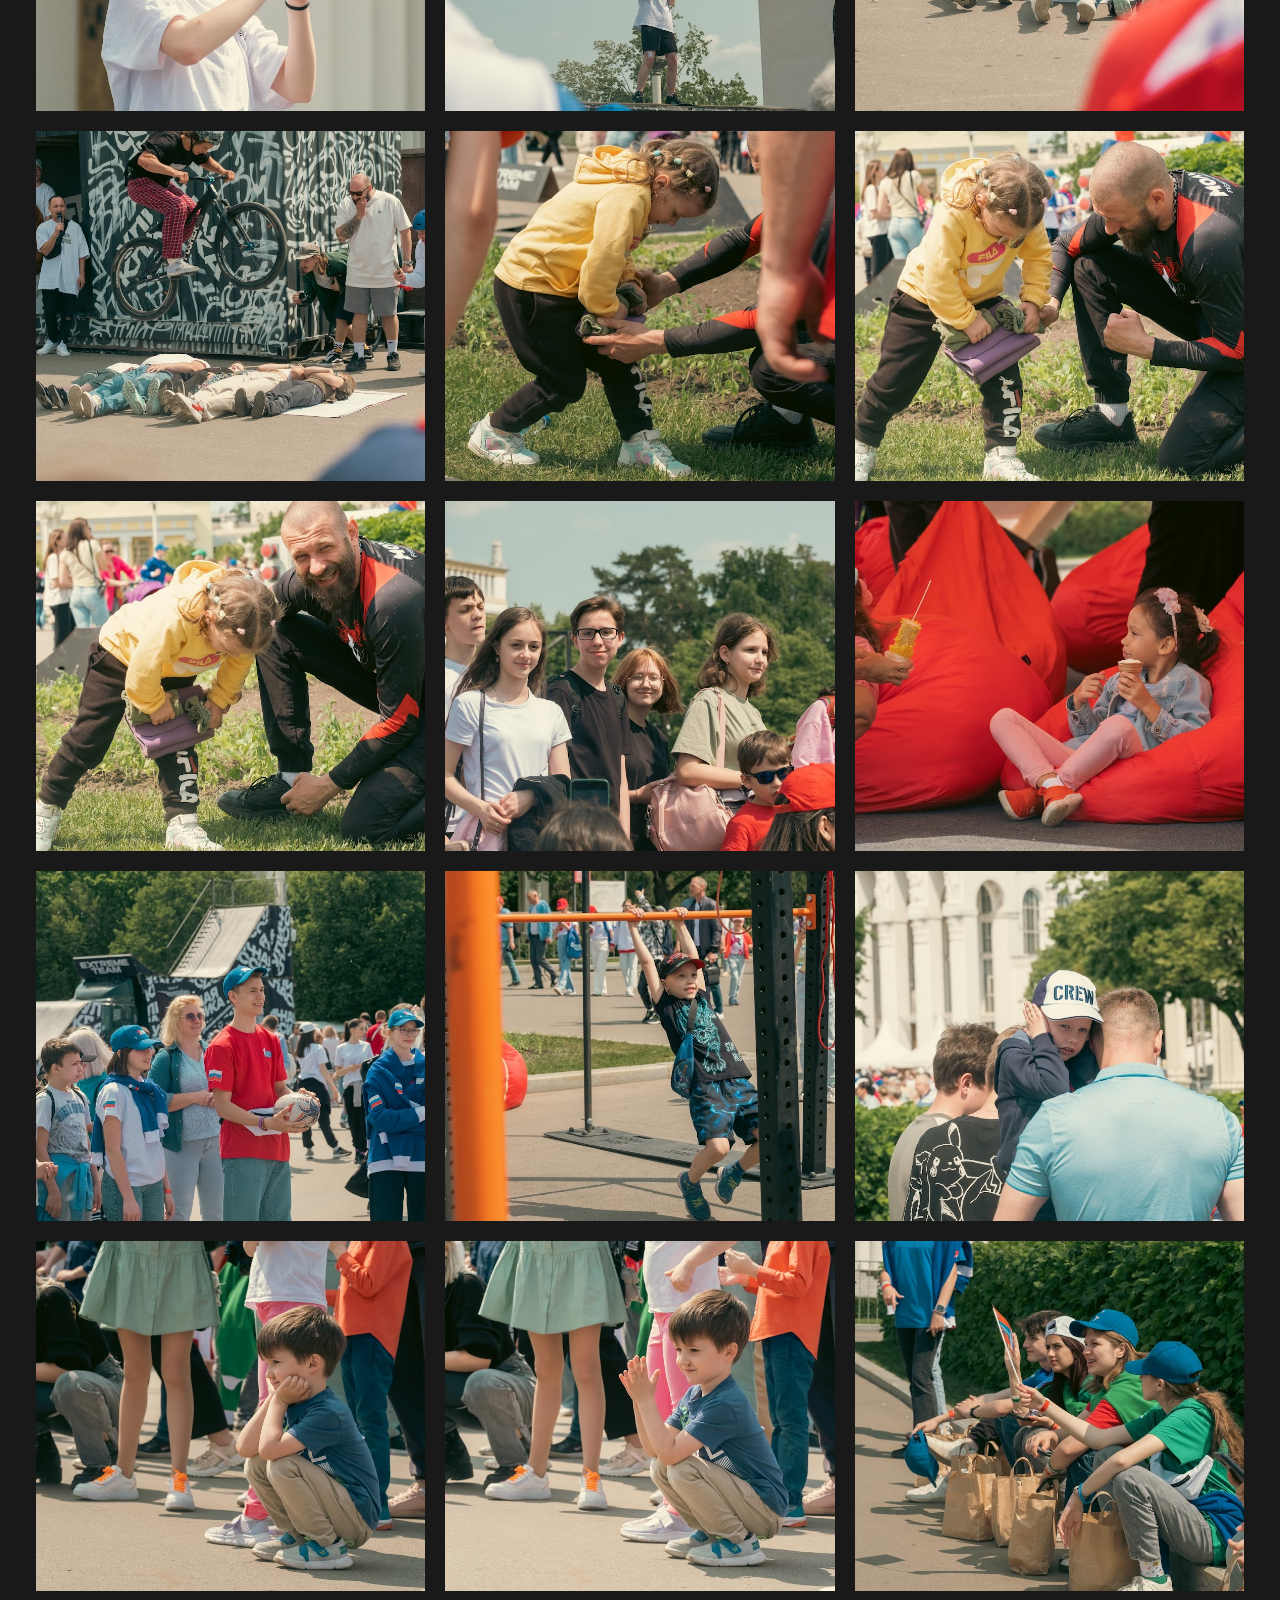
<file: backstage.html>
<!DOCTYPE html>
<html lang="en">
   <head>
   <meta charset="UTF-8">
   <meta http-equiv="X-UA-Compatible" content="IE=edge">
   <meta name="viewport" content="width=device-width, initial-scale=1.0">
   <link rel="shortcut icon" href="img/main-logo.jpg" type="image/x-icon">
   <link rel="stylesheet" href="https://cdn.jsdelivr.net/npm/swiper@9/swiper-bundle.min.css"/>
   <link rel="stylesheet" href="css/style.min.css">
   <title>REPORTAGE SHOOTING</title>
</head>
<body>
   <div class="preloader">
      <div class="preloader__text">Егор Гончаров</div>
   </div>
   <header id="header" class="header lock-padding">
      <div class="header__container">
         <div class="header__row">
            <div class="header__logo">
               <a href="index.html"><img src="img/logo.jpg" alt=""></a>
            </div>
            <div class="header__span"></div>
            <div class="header__menu menu">
               <div class="menu__body">
                  <ul class="menu__list">
                     <li><a href="index.html" class="menu__link">Главная</a></li>
                     <li><a href="street.html" class="menu__link">Street photo</a></li>
                     <li><a href="studio.html" class="menu__link">Студийные фото</a></li>
                     <li><a href="creation.html" class="menu__link">Творчество</a></li>
                  </ul>
               </div>
            </div>
            <div class="header__callback">
               <a href="tel:89806768095" class="header__phone"><span>8-980-676-80-95</span></a>
               <a href="tel:89806768095"><img src="img/phone.png" alt=""></a>
            </div>
            <div class="header__burger">
               <span></span>
            </div>
         </div>
      </div>
   </header>
      <main class="wrapperr">
         <section class="street">
            <h1 class="street__title">REPORTAGE SHOOTING</h1>
         </section>
         <div class="button">
            <a href="tel:89806768095" class="button__link"><span>Заказать</span></a>
         </div>
         <section class="galerea">
            <div class="galerea__container">
               <div class="galerea__row">
                  <div class="galerea__column">
                     <div class="galerea__item">
                        <a href="img/beak/01.jpg" data-fslightbox="gallery"><img src="img/beak/01.jpg" alt=""></a>
                     </div>
                  </div>
                  <div class="galerea__column">
                     <div class="galerea__item">
                        <a href="img/beak/02.jpg" data-fslightbox="gallery"><img src="img/beak/02.jpg" alt=""></a>
                     </div>
                  </div>
                  <div class="galerea__column">
                     <div class="galerea__item">
                        <a href="img/beak/03.jpg" data-fslightbox="gallery"><img src="img/beak/03.jpg" alt=""></a>
                     </div>
                  </div>
               </div>
               <div class="galerea__row">
                  <div class="galerea__column">
                     <div class="galerea__item">
                        <a href="img/beak/04.jpg" data-fslightbox="gallery"><img src="img/beak/04.jpg" alt=""></a>
                     </div>
                  </div>
                  <div class="galerea__column">
                     <div class="galerea__item">
                        <a href="img/beak/05.jpg" data-fslightbox="gallery"><img src="img/beak/05.jpg" alt=""></a>
                     </div>
                  </div>
                  <div class="galerea__column">
                     <div class="galerea__item">
                        <a href="img/beak/06.jpg" data-fslightbox="gallery"><img src="img/beak/06.jpg" alt=""></a>
                     </div>
                  </div>
               </div>
               <div class="galerea__row">
                  <div class="galerea__column">
                     <div class="galerea__item">
                        <a href="img/beak/07.jpg" data-fslightbox="gallery"><img src="img/beak/07.jpg" alt=""></a>
                     </div>
                  </div>
                  <div class="galerea__column">
                     <div class="galerea__item">
                        <a href="img/beak/08.jpg" data-fslightbox="gallery"><img src="img/beak/08.jpg" alt=""></a>
                     </div>
                  </div>
                  <div class="galerea__column">
                     <div class="galerea__item">
                        <a href="img/beak/09.jpg" data-fslightbox="gallery"><img src="img/beak/09.jpg" alt=""></a>
                     </div>
                  </div>
               </div>
               <div class="galerea__row">
                  <div class="galerea__column">
                     <div class="galerea__item">
                        <a href="img/beak/010.jpg" data-fslightbox="gallery"><img src="img/beak/010.jpg" alt=""></a>
                     </div>
                  </div>
                  <div class="galerea__column">
                     <div class="galerea__item">
                        <a href="img/beak/011.jpg" data-fslightbox="gallery"><img src="img/beak/011.jpg" alt=""></a>
                     </div>
                  </div>
                  <div class="galerea__column">
                     <div class="galerea__item">
                        <a href="img/beak/012.jpg" data-fslightbox="gallery"><img src="img/beak/012.jpg" alt=""></a>
                     </div>
                  </div>
               </div>
               <div class="galerea__row">
                  <div class="galerea__column">
                     <div class="galerea__item">
                        <a href="img/beak/013.jpg" data-fslightbox="gallery"><img src="img/beak/013.jpg" alt=""></a>
                     </div>
                  </div>
                  <div class="galerea__column">
                     <div class="galerea__item">
                        <a href="img/beak/014.jpg" data-fslightbox="gallery"><img src="img/beak/014.jpg" alt=""></a>
                     </div>
                  </div>
                  <div class="galerea__column">
                     <div class="galerea__item">
                        <a href="img/beak/015.jpg" data-fslightbox="gallery"><img src="img/beak/015.jpg" alt=""></a>
                     </div>
                  </div>
               </div>
               <div class="galerea__row">
                  <div class="galerea__column">
                     <div class="galerea__item">
                        <a href="img/beak/016.jpg" data-fslightbox="gallery"><img src="img/beak/016.jpg" alt=""></a>
                     </div>
                  </div>
                  <div class="galerea__column">
                     <div class="galerea__item">
                        <a href="img/beak/017.jpg" data-fslightbox="gallery"><img src="img/beak/017.jpg" alt=""></a>
                     </div>
                  </div>
                  <div class="galerea__column">
                     <div class="galerea__item">
                        <a href="img/beak/018.jpg" data-fslightbox="gallery"><img src="img/beak/018.jpg" alt=""></a>
                     </div>
                  </div>
               </div>
               <div class="galerea__row">
                  <div class="galerea__column">
                     <div class="galerea__item">
                        <a href="img/beak/019.jpg" data-fslightbox="gallery"><img src="img/beak/019.jpg" alt=""></a>
                     </div>
                  </div>
                  <div class="galerea__column">
                     <div class="galerea__item">
                        <a href="img/beak/020.jpg" data-fslightbox="gallery"><img src="img/beak/020.jpg" alt=""></a>
                     </div>
                  </div>
                  <div class="galerea__column">
                     <div class="galerea__item">
                        <a href="img/beak/021.jpg" data-fslightbox="gallery"><img src="img/beak/021.jpg" alt=""></a>
                     </div>
                  </div>
               </div>
               <div class="galerea__row">
                  <div class="galerea__column">
                     <div class="galerea__item">
                        <a href="img/beak/022.jpg" data-fslightbox="gallery"><img src="img/beak/022.jpg" alt=""></a>
                     </div>
                  </div>
                  <div class="galerea__column">
                     <div class="galerea__item">
                        <a href="img/beak/023.jpg" data-fslightbox="gallery"><img src="img/beak/023.jpg" alt=""></a>
                     </div>
                  </div>
                  <div class="galerea__column">
                     <div class="galerea__item">
                        <a href="img/beak/024.jpg" data-fslightbox="gallery"><img src="img/beak/024.jpg" alt=""></a>
                     </div>
                  </div>
               </div>
               <div class="galerea__row">
                  <div class="galerea__column">
                     <div class="galerea__item">
                        <a href="img/beak/025.jpg" data-fslightbox="gallery"><img src="img/beak/025.jpg" alt=""></a>
                     </div>
                  </div>
                  <div class="galerea__column">
                     <div class="galerea__item">
                        <a href="img/beak/026.jpg" data-fslightbox="gallery"><img src="img/beak/026.jpg" alt=""></a>
                     </div>
                  </div>
                  <div class="galerea__column">
                     <div class="galerea__item">
                        <a href="img/beak/027.jpg" data-fslightbox="gallery"><img src="img/beak/027.jpg" alt=""></a>
                     </div>
                  </div>
               </div>
               <div class="galerea__row">
                  <div class="galerea__column">
                     <div class="galerea__item">
                        <a href="img/beak/028.jpg" data-fslightbox="gallery"><img src="img/beak/028.jpg" alt=""></a>
                     </div>
                  </div>
                  <div class="galerea__column">
                     <div class="galerea__item">
                        <a href="img/beak/029.jpg" data-fslightbox="gallery"><img src="img/beak/029.jpg" alt=""></a>
                     </div>
                  </div>
                  <div class="galerea__column">
                     <div class="galerea__item">
                        <a href="img/beak/030.jpg" data-fslightbox="gallery"><img src="img/beak/030.jpg" alt=""></a>
                     </div>
                  </div>
               </div>
               <div class="galerea__row">
                  <div class="galerea__column">
                     <div class="galerea__item">
                        <a href="img/beak/031.jpg" data-fslightbox="gallery"><img src="img/beak/031.jpg" alt=""></a>
                     </div>
                  </div>
                  <div class="galerea__column">
                     <div class="galerea__item">
                        <a href="img/beak/032.jpg" data-fslightbox="gallery"><img src="img/beak/032.jpg" alt=""></a>
                     </div>
                  </div>
                  <div class="galerea__column">
                     <div class="galerea__item">
                        <a href="img/beak/033.jpg" data-fslightbox="gallery"><img src="img/beak/033.jpg" alt=""></a>
                     </div>
                  </div>
               </div>
               <div class="galerea__row">
                  <div class="galerea__column">
                     <div class="galerea__item">
                        <a href="img/beak/034.jpg" data-fslightbox="gallery"><img src="img/beak/034.jpg" alt=""></a>
                     </div>
                  </div>
                  <div class="galerea__column">
                     <div class="galerea__item">
                        <a href="img/beak/036.jpg" data-fslightbox="gallery"><img src="img/beak/036.jpg" alt=""></a>
                     </div>
                  </div>
                  <div class="galerea__column">
                     <div class="galerea__item">
                        <a href="img/beak/037.jpg" data-fslightbox="gallery"><img src="img/beak/037.jpg" alt=""></a>
                     </div>
                  </div>
               </div>
               <div class="galerea__row">
                  <div class="galerea__column">
                     <div class="galerea__item">
                        <a href="img/beak/038.jpg" data-fslightbox="gallery"><img src="img/beak/038.jpg" alt=""></a>
                     </div>
                  </div>
                  <div class="galerea__column">
                     <div class="galerea__item">
                        <a href="img/beak/039.jpg" data-fslightbox="gallery"><img src="img/beak/039.jpg" alt=""></a>
                     </div>
                  </div>
                  <div class="galerea__column">
                     <div class="galerea__item">
                        <a href="img/beak/040.jpg" data-fslightbox="gallery"><img src="img/beak/040.jpg" alt=""></a>
                     </div>
                  </div>
               </div>
               <div class="galerea__row">
                  <div class="galerea__column">
                     <div class="galerea__item">
                        <a href="img/beak/041.jpg" data-fslightbox="gallery"><img src="img/beak/041.jpg" alt=""></a>
                     </div>
                  </div>
                  <div class="galerea__column">
                     <div class="galerea__item">
                        <a href="img/beak/042.jpg" data-fslightbox="gallery"><img src="img/beak/042.jpg" alt=""></a>
                     </div>
                  </div>
                  <div class="galerea__column">
                     <div class="galerea__item">
                        <a href="img/beak/043.jpg" data-fslightbox="gallery"><img src="img/beak/043.jpg" alt=""></a>
                     </div>
                  </div>
               </div>
               <div class="galerea__row">
                  <div class="galerea__column">
                     <div class="galerea__item">
                        <a href="img/beak/044.jpg" data-fslightbox="gallery"><img src="img/beak/044.jpg" alt=""></a>
                     </div>
                  </div>
                  <div class="galerea__column">
                     <div class="galerea__item">
                        <a href="img/beak/045.jpg" data-fslightbox="gallery"><img src="img/beak/045.jpg" alt=""></a>
                     </div>
                  </div>
                  <div class="galerea__column">
                     <div class="galerea__item">
                        <a href="img/beak/046.jpg" data-fslightbox="gallery"><img src="img/beak/046.jpg" alt=""></a>
                     </div>
                  </div>
               </div>
               <div class="galerea__row">
                  <div class="galerea__column">
                     <div class="galerea__item">
                        <a href="img/beak/047.jpg" data-fslightbox="gallery"><img src="img/beak/047.jpg" alt=""></a>
                     </div>
                  </div>
                  <div class="galerea__column">
                     <div class="galerea__item">
                        <a href="img/beak/048.jpg" data-fslightbox="gallery"><img src="img/beak/048.jpg" alt=""></a>
                     </div>
                  </div>
                  <div class="galerea__column">
                     <div class="galerea__item">
                        <a href="img/beak/049.jpg" data-fslightbox="gallery"><img src="img/beak/049.jpg" alt=""></a>
                     </div>
                  </div>
               </div>
               <div class="galerea__row">
                  <div class="galerea__column">
                     <div class="galerea__item">
                        <a href="img/beak/050.jpg" data-fslightbox="gallery"><img src="img/beak/050.jpg" alt=""></a>
                     </div>
                  </div>
                  <div class="galerea__column">
                     <div class="galerea__item">
                        <a href="img/beak/051.jpg" data-fslightbox="gallery"><img src="img/beak/051.jpg" alt=""></a>
                     </div>
                  </div>
                  <div class="galerea__column">
                     <div class="galerea__item">
                        <a href="img/beak/052.jpg" data-fslightbox="gallery"><img src="img/beak/052.jpg" alt=""></a>
                     </div>
                  </div>
               </div>
               <div class="galerea__row">
                  <div class="galerea__column">
                     <div class="galerea__item">
                        <a href="img/beak/053.jpg" data-fslightbox="gallery"><img src="img/beak/053.jpg" alt=""></a>
                     </div>
                  </div>
                  <div class="galerea__column">
                     <div class="galerea__item">
                        <a href="img/beak/054.jpg" data-fslightbox="gallery"><img src="img/beak/054.jpg" alt=""></a>
                     </div>
                  </div>
                  <div class="galerea__column">
                     <div class="galerea__item">
                        <a href="img/beak/055.jpg" data-fslightbox="gallery"><img src="img/beak/055.jpg" alt=""></a>
                     </div>
                  </div>
               </div>
               <div class="galerea__row">
                  <div class="galerea__column">
                     <div class="galerea__item">
                        <a href="img/beak/056.jpg" data-fslightbox="gallery"><img src="img/beak/056.jpg" alt=""></a>
                     </div>
                  </div>
                  <div class="galerea__column">
                     <div class="galerea__item">
                        <a href="img/beak/057.jpg" data-fslightbox="gallery"><img src="img/beak/057.jpg" alt=""></a>
                     </div>
                  </div>
                  <div class="galerea__column">
                     <div class="galerea__item">
                        <a href="img/beak/058.jpg" data-fslightbox="gallery"><img src="img/beak/058.jpg" alt=""></a>
                     </div>
                  </div>
               </div>
               <div class="galerea__row">
                  <div class="galerea__column">
                     <div class="galerea__item">
                        <a href="img/beak/059.jpg" data-fslightbox="gallery"><img src="img/beak/059.jpg" alt=""></a>
                     </div>
                  </div>
                  <div class="galerea__column">
                     <div class="galerea__item">
                        <a href="img/beak/060.jpg" data-fslightbox="gallery"><img src="img/beak/060.jpg" alt=""></a>
                     </div>
                  </div>
                  <div class="galerea__column">
                     <div class="galerea__item">
                        <a href="img/beak/061.jpg" data-fslightbox="gallery"><img src="img/beak/061.jpg" alt=""></a>
                     </div>
                  </div>
               </div>
               <div class="galerea__row">
                  <div class="galerea__column">
                     <div class="galerea__item">
                        <a href="img/beak/062.jpg" data-fslightbox="gallery"><img src="img/beak/062.jpg" alt=""></a>
                     </div>
                  </div>
                  <div class="galerea__column">
                     <div class="galerea__item">
                        <a href="img/beak/063.jpg" data-fslightbox="gallery"><img src="img/beak/063.jpg" alt=""></a>
                     </div>
                  </div>
                  <div class="galerea__column">
                     <div class="galerea__item">
                        <a href="img/beak/064.jpg" data-fslightbox="gallery"><img src="img/beak/064.jpg" alt=""></a>
                     </div>
                  </div>
               </div>
               <div class="galerea__row">
                  <div class="galerea__column">
                     <div class="galerea__item">
                        <a href="img/beak/065.jpg" data-fslightbox="gallery"><img src="img/beak/065.jpg" alt=""></a>
                     </div>
                  </div>
                  <div class="galerea__column">
                     <div class="galerea__item">
                        <a href="img/beak/066.jpg" data-fslightbox="gallery"><img src="img/beak/066.jpg" alt=""></a>
                     </div>
                  </div>
                  <div class="galerea__column">
                     <div class="galerea__item">
                        <a href="img/beak/067.jpg" data-fslightbox="gallery"><img src="img/beak/067.jpg" alt=""></a>
                     </div>
                  </div>
               </div>
               <div class="galerea__row">
                  <div class="galerea__column">
                     <div class="galerea__item">
                        <a href="img/beak/068.jpg" data-fslightbox="gallery"><img src="img/beak/068.jpg" alt=""></a>
                     </div>
                  </div>
                  <div class="galerea__column">
                     <div class="galerea__item">
                        <a href="img/beak/069.jpg" data-fslightbox="gallery"><img src="img/beak/069.jpg" alt=""></a>
                     </div>
                  </div>
                  <div class="galerea__column">
                     <div class="galerea__item">
                        <a href="img/beak/070.jpg" data-fslightbox="gallery"><img src="img/beak/070.jpg" alt=""></a>
                     </div>
                  </div>
               </div>
               <div class="galerea__row">
                  <div class="galerea__column">
                     <div class="galerea__item">
                        <a href="img/beak/071.jpg" data-fslightbox="gallery"><img src="img/beak/071.jpg" alt=""></a>
                     </div>
                  </div>
                  <div class="galerea__column">
                     <div class="galerea__item">
                        <a href="img/beak/072.jpg" data-fslightbox="gallery"><img src="img/beak/072.jpg" alt=""></a>
                     </div>
                  </div>
                  <div class="galerea__column">
                     <div class="galerea__item">
                        <a href="img/beak/073.jpg" data-fslightbox="gallery"><img src="img/beak/073.jpg" alt=""></a>
                     </div>
                  </div>
               </div>
               <div class="galerea__row">
                  <div class="galerea__column">
                     <div class="galerea__item">
                        <a href="img/beak/074.jpg" data-fslightbox="gallery"><img src="img/beak/074.jpg" alt=""></a>
                     </div>
                  </div>
                  <div class="galerea__column">
                     <div class="galerea__item">
                        <a href="img/beak/075.jpg" data-fslightbox="gallery"><img src="img/beak/075.jpg" alt=""></a>
                     </div>
                  </div>
                  <div class="galerea__column">
                     <div class="galerea__item">
                        <a href="img/beak/076.jpg" data-fslightbox="gallery"><img src="img/beak/076.jpg" alt=""></a>
                     </div>
                  </div>
               </div>
               <div class="galerea__row">
                  <div class="galerea__column">
                     <div class="galerea__item">
                        <a href="img/beak/077.jpg" data-fslightbox="gallery"><img src="img/beak/077.jpg" alt=""></a>
                     </div>
                  </div>
                  <div class="galerea__column">
                     <div class="galerea__item">
                        <a href="img/beak/078.jpg" data-fslightbox="gallery"><img src="img/beak/078.jpg" alt=""></a>
                     </div>
                  </div>
                  <div class="galerea__column">
                     <div class="galerea__item">
                        <a href="img/beak/079.jpg" data-fslightbox="gallery"><img src="img/beak/079.jpg" alt=""></a>
                     </div>
                  </div>
               </div>
               <div class="galerea__row">
                  <div class="galerea__column">
                     <div class="galerea__item">
                        <a href="img/beak/080.jpg" data-fslightbox="gallery"><img src="img/beak/080.jpg" alt=""></a>
                     </div>
                  </div>
                  <div class="galerea__column">
                     <div class="galerea__item">
                        <a href="img/beak/081.jpg" data-fslightbox="gallery"><img src="img/beak/081.jpg" alt=""></a>
                     </div>
                  </div>
                  <div class="galerea__column">
                     <div class="galerea__item">
                        <a href="img/beak/082.jpg" data-fslightbox="gallery"><img src="img/beak/082.jpg" alt=""></a>
                     </div>
                  </div>
               </div>
               <div class="galerea__row">
                  <div class="galerea__column">
                     <div class="galerea__item">
                        <a href="img/beak/083.jpg" data-fslightbox="gallery"><img src="img/beak/083.jpg" alt=""></a>
                     </div>
                  </div>
                  <div class="galerea__column">
                     <div class="galerea__item">
                        <a href="img/beak/084.jpg" data-fslightbox="gallery"><img src="img/beak/084.jpg" alt=""></a>
                     </div>
                  </div>
                  <div class="galerea__column">
                     <div class="galerea__item">
                        <a href="img/beak/085.jpg" data-fslightbox="gallery"><img src="img/beak/085.jpg" alt=""></a>
                     </div>
                  </div>
               </div>
               <div class="galerea__row">
                  <div class="galerea__column">
                     <div class="galerea__item">
                        <a href="img/beak/086.jpg" data-fslightbox="gallery"><img src="img/beak/086.jpg" alt=""></a>
                     </div>
                  </div>
                  <div class="galerea__column">
                     <div class="galerea__item">
                        <a href="img/beak/087.jpg" data-fslightbox="gallery"><img src="img/beak/087.jpg" alt=""></a>
                     </div>
                  </div>
                  <div class="galerea__column">
                     <div class="galerea__item">
                        <a href="img/beak/088.jpg" data-fslightbox="gallery"><img src="img/beak/088.jpg" alt=""></a>
                     </div>
                  </div>
               </div>
               <div class="galerea__row">
                  <div class="galerea__column">
                     <div class="galerea__item">
                        <a href="img/beak/089.jpg" data-fslightbox="gallery"><img src="img/beak/099.jpg" alt=""></a>
                     </div>
                  </div>
                  <div class="galerea__column">
                     <div class="galerea__item">
                        <a href="img/beak/090.jpg" data-fslightbox="gallery"><img src="img/beak/090.jpg" alt=""></a>
                     </div>
                  </div>
                  <div class="galerea__column">
                     <div class="galerea__item">
                        <a href="img/beak/091.jpg" data-fslightbox="gallery"><img src="img/beak/091.jpg" alt=""></a>
                     </div>
                  </div>
               </div>
               <div class="galerea__row">
                  <div class="galerea__column">
                     <div class="galerea__item">
                        <a href="img/beak/092.jpg" data-fslightbox="gallery"><img src="img/beak/092.jpg" alt=""></a>
                     </div>
                  </div>
                  <div class="galerea__column">
                     <div class="galerea__item">
                        <a href="img/beak/093.jpg" data-fslightbox="gallery"><img src="img/beak/093.jpg" alt=""></a>
                     </div>
                  </div>
                  <div class="galerea__column">
                     <div class="galerea__item">
                        <a href="img/beak/094.jpg" data-fslightbox="gallery"><img src="img/beak/094.jpg" alt=""></a>
                     </div>
                  </div>
               </div>
               <div class="galerea__row">
                  <div class="galerea__column">
                     <div class="galerea__item">
                        <a href="img/beak/095.jpg" data-fslightbox="gallery"><img src="img/beak/095.jpg" alt=""></a>
                     </div>
                  </div>
                  <div class="galerea__column">
                     <div class="galerea__item">
                        <a href="img/beak/096.jpg" data-fslightbox="gallery"><img src="img/beak/096.jpg" alt=""></a>
                     </div>
                  </div>
                  <div class="galerea__column">
                     <div class="galerea__item">
                        <a href="img/beak/097.jpg" data-fslightbox="gallery"><img src="img/beak/097.jpg" alt=""></a>
                     </div>
                  </div>
               </div>
               <div class="galerea__row">
                  <div class="galerea__column">
                     <div class="galerea__item">
                        <a href="img/beak/098.jpg" data-fslightbox="gallery"><img src="img/beak/098.jpg" alt=""></a>
                     </div>
                  </div>
                  <div class="galerea__column">
                     <div class="galerea__item">
                        <a href="img/beak/099.jpg" data-fslightbox="gallery"><img src="img/beak/099.jpg" alt=""></a>
                     </div>
                  </div>
                  <div class="galerea__column">
                     <div class="galerea__item">
                        <a href="img/beak/0100.jpg" data-fslightbox="gallery"><img src="img/beak/0100.jpg" alt=""></a>
                     </div>
                  </div>
               </div>
               <div class="galerea__row">
                  <div class="galerea__column">
                     <div class="galerea__item">
                        <a href="img/beak/0101.jpg" data-fslightbox="gallery"><img src="img/beak/0101.jpg" alt=""></a>
                     </div>
                  </div>
                  <div class="galerea__column">
                     <div class="galerea__item">
                        <a href="img/beak/0102.jpg" data-fslightbox="gallery"><img src="img/beak/0102.jpg" alt=""></a>
                     </div>
                  </div>
                  <div class="galerea__column">
                     <div class="galerea__item">
                        <a href="img/beak/0103.jpg" data-fslightbox="gallery"><img src="img/beak/0103.jpg" alt=""></a>
                     </div>
                  </div>
               </div>
               <div class="galerea__row">
                  <div class="galerea__column">
                     <div class="galerea__item">
                        <a href="img/beak/0104.jpg" data-fslightbox="gallery"><img src="img/beak/0104.jpg" alt=""></a>
                     </div>
                  </div>
                  <div class="galerea__column">
                     <div class="galerea__item">
                        <a href="img/beak/0105.jpg" data-fslightbox="gallery"><img src="img/beak/0105.jpg" alt=""></a>
                     </div>
                  </div>
                  <div class="galerea__column">
                     <div class="galerea__item">
                        <a href="img/beak/0106.jpg" data-fslightbox="gallery"><img src="img/beak/0106.jpg" alt=""></a>
                     </div>
                  </div>
               </div>
               <div class="galerea__row">
                  <div class="galerea__column">
                     <div class="galerea__item">
                        <a href="img/beak/0107.jpg" data-fslightbox="gallery"><img src="img/beak/0107.jpg" alt=""></a>
                     </div>
                  </div>
                  <div class="galerea__column">
                     <div class="galerea__item">
                        <a href="img/beak/0108.jpg" data-fslightbox="gallery"><img src="img/beak/0108.jpg" alt=""></a>
                     </div>
                  </div>
                  <div class="galerea__column">
                     <div class="galerea__item">
                        <a href="img/beak/0109.jpg" data-fslightbox="gallery"><img src="img/beak/0109.jpg" alt=""></a>
                     </div>
                  </div>
               </div>
               <div class="galerea__row">
                  <div class="galerea__column">
                     <div class="galerea__item">
                        <a href="img/beak/0111.jpg" data-fslightbox="gallery"><img src="img/beak/0111.jpg" alt=""></a>
                     </div>
                  </div>
                  <div class="galerea__column">
                     <div class="galerea__item">
                        <a href="img/beak/0112.jpg" data-fslightbox="gallery"><img src="img/beak/0112.jpg" alt=""></a>
                     </div>
                  </div>
                  <div class="galerea__column">
                     <div class="galerea__item">
                        <a href="img/beak/0113.jpg" data-fslightbox="gallery"><img src="img/beak/0113.jpg" alt=""></a>
                     </div>
                  </div>
               </div>
               <div class="galerea__row">
                  <div class="galerea__column">
                     <div class="galerea__item">
                        <a href="img/beak/0114.jpg" data-fslightbox="gallery"><img src="img/beak/0114.jpg" alt=""></a>
                     </div>
                  </div>
                  <div class="galerea__column">
                     <div class="galerea__item">
                        <a href="img/beak/0115.jpg" data-fslightbox="gallery"><img src="img/beak/0115.jpg" alt=""></a>
                     </div>
                  </div>
                  <div class="galerea__column">
                     <div class="galerea__item">
                        <a href="img/beak/0116.jpg" data-fslightbox="gallery"><img src="img/beak/0116.jpg" alt=""></a>
                     </div>
                  </div>
               </div>
               <div class="galerea__row">
                  <div class="galerea__column">
                     <div class="galerea__item">
                        <a href="img/beak/0117.jpg" data-fslightbox="gallery"><img src="img/beak/0117.jpg" alt=""></a>
                     </div>
                  </div>
                  <div class="galerea__column">
                     <div class="galerea__item">
                        <a href="img/beak/0118.jpg" data-fslightbox="gallery"><img src="img/beak/0118.jpg" alt=""></a>
                     </div>
                  </div>
                  <div class="galerea__column">
                     <div class="galerea__item">
                        <a href="img/beak/0119.jpg" data-fslightbox="gallery"><img src="img/beak/0119.jpg" alt=""></a>
                     </div>
                  </div>
               </div>
               <div class="galerea__row">
                  <div class="galerea__column">
                     <div class="galerea__item">
                        <a href="img/beak/0120.jpg" data-fslightbox="gallery"><img src="img/beak/0120.jpg" alt=""></a>
                     </div>
                  </div>
                  <div class="galerea__column">
                     <div class="galerea__item">
                        <a href="img/beak/0121.jpg" data-fslightbox="gallery"><img src="img/beak/0121.jpg" alt=""></a>
                     </div>
                  </div>
                  <div class="galerea__column">
                     <div class="galerea__item">
                        <a href="img/beak/0122.jpg" data-fslightbox="gallery"><img src="img/beak/0122.jpg" alt=""></a>
                     </div>
                  </div>
               </div>
               <div class="galerea__row">
                  <div class="galerea__column">
                     <div class="galerea__item">
                        <a href="img/beak/0123.jpg" data-fslightbox="gallery"><img src="img/beak/0123.jpg" alt=""></a>
                     </div>
                  </div>
                  <div class="galerea__column">
                     <div class="galerea__item">
                        <a href="img/beak/0124.jpg" data-fslightbox="gallery"><img src="img/beak/0124.jpg" alt=""></a>
                     </div>
                  </div>
                  <div class="galerea__column">
                     <div class="galerea__item">
                        <a href="img/beak/0125.jpg" data-fslightbox="gallery"><img src="img/beak/0125.jpg" alt=""></a>
                     </div>
                  </div>
               </div>
               <div class="galerea__row">
                  <div class="galerea__column">
                     <div class="galerea__item">
                        <a href="img/beak/0126.jpg" data-fslightbox="gallery"><img src="img/beak/0126.jpg" alt=""></a>
                     </div>
                  </div>
                  <div class="galerea__column">
                     <div class="galerea__item">
                        <a href="img/beak/0127.jpg" data-fslightbox="gallery"><img src="img/beak/0127.jpg" alt=""></a>
                     </div>
                  </div>
                  <div class="galerea__column">
                     <div class="galerea__item">
                        <a href="img/beak/0128.jpg" data-fslightbox="gallery"><img src="img/beak/0128.jpg" alt=""></a>
                     </div>
                  </div>
               </div>
               <div class="galerea__row">
                  <div class="galerea__column">
                     <div class="galerea__item">
                        <a href="img/beak/0129.jpg" data-fslightbox="gallery"><img src="img/beak/0129.jpg" alt=""></a>
                     </div>
                  </div>
                  <div class="galerea__column">
                     <div class="galerea__item">
                        <a href="img/beak/0130.jpg" data-fslightbox="gallery"><img src="img/beak/0130.jpg" alt=""></a>
                     </div>
                  </div>
                  <div class="galerea__column">
                     <div class="galerea__item">
                        <a href="img/beak/0131.jpg" data-fslightbox="gallery"><img src="img/beak/0131.jpg" alt=""></a>
                     </div>
                  </div>
               </div>
               <div class="galerea__row">
                  <div class="galerea__column">
                     <div class="galerea__item">
                        <a href="img/beak/0132.jpg" data-fslightbox="gallery"><img src="img/beak/0132.jpg" alt=""></a>
                     </div>
                  </div>
                  <div class="galerea__column">
                     <div class="galerea__item">
                        <a href="img/beak/0133.jpg" data-fslightbox="gallery"><img src="img/beak/0133.jpg" alt=""></a>
                     </div>
                  </div>
                  <div class="galerea__column">
                     <div class="galerea__item">
                        <a href="img/beak/0134.jpg" data-fslightbox="gallery"><img src="img/beak/0134.jpg" alt=""></a>
                     </div>
                  </div>
               </div>
               <div class="galerea__row">
                  <div class="galerea__column">
                     <div class="galerea__item">
                        <a href="img/beak/0135.jpg" data-fslightbox="gallery"><img src="img/beak/0135.jpg" alt=""></a>
                     </div>
                  </div>
                  <div class="galerea__column">
                     <div class="galerea__item">
                        <a href="img/beak/0136.jpg" data-fslightbox="gallery"><img src="img/beak/0136.jpg" alt=""></a>
                     </div>
                  </div>
                  <div class="galerea__column">
                     <div class="galerea__item">
                        <a href="img/beak/0137.jpg" data-fslightbox="gallery"><img src="img/beak/0137.jpg" alt=""></a>
                     </div>
                  </div>
               </div>
               <div class="galerea__row">
                  <div class="galerea__column">
                     <div class="galerea__item">
                        <a href="img/beak/0138.jpg" data-fslightbox="gallery"><img src="img/beak/0138.jpg" alt=""></a>
                     </div>
                  </div>
                  <div class="galerea__column">
                     <div class="galerea__item">
                        <a href="img/beak/0139.jpg" data-fslightbox="gallery"><img src="img/beak/0139.jpg" alt=""></a>
                     </div>
                  </div>
                  <div class="galerea__column">
                     <div class="galerea__item">
                        <a href="img/beak/0140.jpg" data-fslightbox="gallery"><img src="img/beak/0140.jpg" alt=""></a>
                     </div>
                  </div>
               </div>
               <div class="galerea__row">
                  <div class="galerea__column">
                     <div class="galerea__item">
                        <a href="img/beak/0141.jpg" data-fslightbox="gallery"><img src="img/beak/0141.jpg" alt=""></a>
                     </div>
                  </div>
                  <div class="galerea__column">
                     <div class="galerea__item">
                        <a href="img/beak/0142.jpg" data-fslightbox="gallery"><img src="img/beak/0142.jpg" alt=""></a>
                     </div>
                  </div>
                  <div class="galerea__column">
                     <div class="galerea__item">
                        <a href="img/beak/0143.jpg" data-fslightbox="gallery"><img src="img/beak/0143.jpg" alt=""></a>
                     </div>
                  </div>
               </div>
               <div class="galerea__row">
                  <div class="galerea__column">
                     <div class="galerea__item">
                        <a href="img/beak/0144.jpg" data-fslightbox="gallery"><img src="img/beak/0144.jpg" alt=""></a>
                     </div>
                  </div>
                  <div class="galerea__column">
                     <div class="galerea__item">
                        <a href="img/beak/0145.jpg" data-fslightbox="gallery"><img src="img/beak/0145.jpg" alt=""></a>
                     </div>
                  </div>
                  <div class="galerea__column">
                     <div class="galerea__item">
                        <a href="img/beak/0146.jpg" data-fslightbox="gallery"><img src="img/beak/0146.jpg" alt=""></a>
                     </div>
                  </div>
               </div>
               <div class="galerea__row">
                  <div class="galerea__column">
                     <div class="galerea__item">
                        <a href="img/beak/0147.jpg" data-fslightbox="gallery"><img src="img/beak/0147.jpg" alt=""></a>
                     </div>
                  </div>
                  <div class="galerea__column">
                     <div class="galerea__item">
                        <a href="img/beak/0148.jpg" data-fslightbox="gallery"><img src="img/beak/0148.jpg" alt=""></a>
                     </div>
                  </div>
                  <div class="galerea__column">
                     <div class="galerea__item">
                        <a href="img/beak/0149.jpg" data-fslightbox="gallery"><img src="img/beak/0149.jpg" alt=""></a>
                     </div>
                  </div>
               </div>
               <div class="galerea__row">
                  <div class="galerea__column">
                     <div class="galerea__item">
                        <a href="img/beak/0150.jpg" data-fslightbox="gallery"><img src="img/beak/0150.jpg" alt=""></a>
                     </div>
                  </div>
                  <div class="galerea__column">
                     <div class="galerea__item">
                        <a href="img/beak/0151.jpg" data-fslightbox="gallery"><img src="img/beak/0151.jpg" alt=""></a>
                     </div>
                  </div>
                  <div class="galerea__column">
                     <div class="galerea__item">
                        <a href="img/beak/0152.jpg" data-fslightbox="gallery"><img src="img/beak/0152.jpg" alt=""></a>
                     </div>
                  </div>
               </div>
               <div class="galerea__row">
                  <div class="galerea__column">
                     <div class="galerea__item">
                        <a href="img/beak/0153.jpg" data-fslightbox="gallery"><img src="img/beak/0153.jpg" alt=""></a>
                     </div>
                  </div>
                  <div class="galerea__column">
                     <div class="galerea__item">
                        <a href="img/beak/0154.jpg" data-fslightbox="gallery"><img src="img/beak/0154.jpg" alt=""></a>
                     </div>
                  </div>
                  <div class="galerea__column">
                     <div class="galerea__item">
                        <a href="img/beak/0155.jpg" data-fslightbox="gallery"><img src="img/beak/0155.jpg" alt=""></a>
                     </div>
                  </div>
               </div>
               <div class="galerea__row">
                  <div class="galerea__column">
                     <div class="galerea__item">
                        <a href="img/beak/0156.jpg" data-fslightbox="gallery"><img src="img/beak/0156.jpg" alt=""></a>
                     </div>
                  </div>
                  <div class="galerea__column">
                     <div class="galerea__item">
                        <a href="img/beak/0157.jpg" data-fslightbox="gallery"><img src="img/beak/0157.jpg" alt=""></a>
                     </div>
                  </div>
                  <div class="galerea__column">
                     <div class="galerea__item">
                        <a href="img/beak/0158.jpg" data-fslightbox="gallery"><img src="img/beak/0158.jpg" alt=""></a>
                     </div>
                  </div>
               </div>
               <div class="galerea__row">
                  <div class="galerea__column">
                     <div class="galerea__item">
                        <a href="img/beak/0159.jpg" data-fslightbox="gallery"><img src="img/beak/0159.jpg" alt=""></a>
                     </div>
                  </div>
                  <div class="galerea__column">
                     <div class="galerea__item">
                        <a href="img/beak/0160.jpg" data-fslightbox="gallery"><img src="img/beak/0160.jpg" alt=""></a>
                     </div>
                  </div>
                  <div class="galerea__column">
                     <div class="galerea__item">
                        <a href="img/beak/0161.jpg" data-fslightbox="gallery"><img src="img/beak/0161.jpg" alt=""></a>
                     </div>
                  </div>
               </div>
               <div class="galerea__row">
                  <div class="galerea__column">
                     <div class="galerea__item">
                        <a href="img/beak/0162.jpg" data-fslightbox="gallery"><img src="img/beak/0162.jpg" alt=""></a>
                     </div>
                  </div>
               </div>
            </div>
         </section>

      </main>
      <div id="popup" class="popup">
         <div class="popup__body">
            <div class="popup__content">
               <div class="close-popup"></div>
               <div class="popup__text">cloud.37@mail.ru</div>
            </div>
         </div>
      </div>
      <a class="up-down-btn" title="Наверх"></a>  
   <footer class="footer">
   <div class="footer__container">
      <div class="footer__up up-footer">
         <div class="up-footer__row">
            <a href="street.html" class="up-footer__link"><span>Стрит фото</span></a>
            <a href="backstage.html" class="up-footer__link"><span>Репортажная съёмка</span></a>
            <a href="studio.html" class="up-footer__link"><span>Студийные фото</span></a>
            <a href="creation.html" class="up-footer__link"><span>Творчество</span></a>
         </div>
      </div>
      <div class="footer__down down-footer">
         <div class="down-footer__row">
            <div class="down-footer__body">
               <div class="down-footer__img">
                  <a href="https://t.me/photosgoncharovskiy"><img src="img/footer/01.png" alt=""></a>
               </div>
               <div class="down-footer__img">
                  <a href="https://instagram.com/egno_photos?igshid=YmMyMTA2M2Y="><img src="img/footer/02.png" alt=""></a>
               </div>
               <div class="down-footer__img">
                  <a href="#popup" class="popup-link"><img src="img/footer/03.png" alt=""></a>
               </div>
               <div class="down-footer__img">
                  <a href="tel:89806768095"><img src="img/footer/04.png" alt=""></a>
               </div>
            </div>
            <div class="down-footer__polic">
               <span>2023.©Все права защищены.</span>
            </div>          
         </div>
      </div>
   </div>
   
</footer>
	<script src="https://code.jquery.com/jquery-3.4.1.min.js"></script>
   <script src="https://cdn.jsdelivr.net/npm/swiper@9/swiper-bundle.min.js"></script>
   <script src="js/fslightbox.js"></script>
   <script src="js/app.min.js"></script>
</body>
</html>
</file>
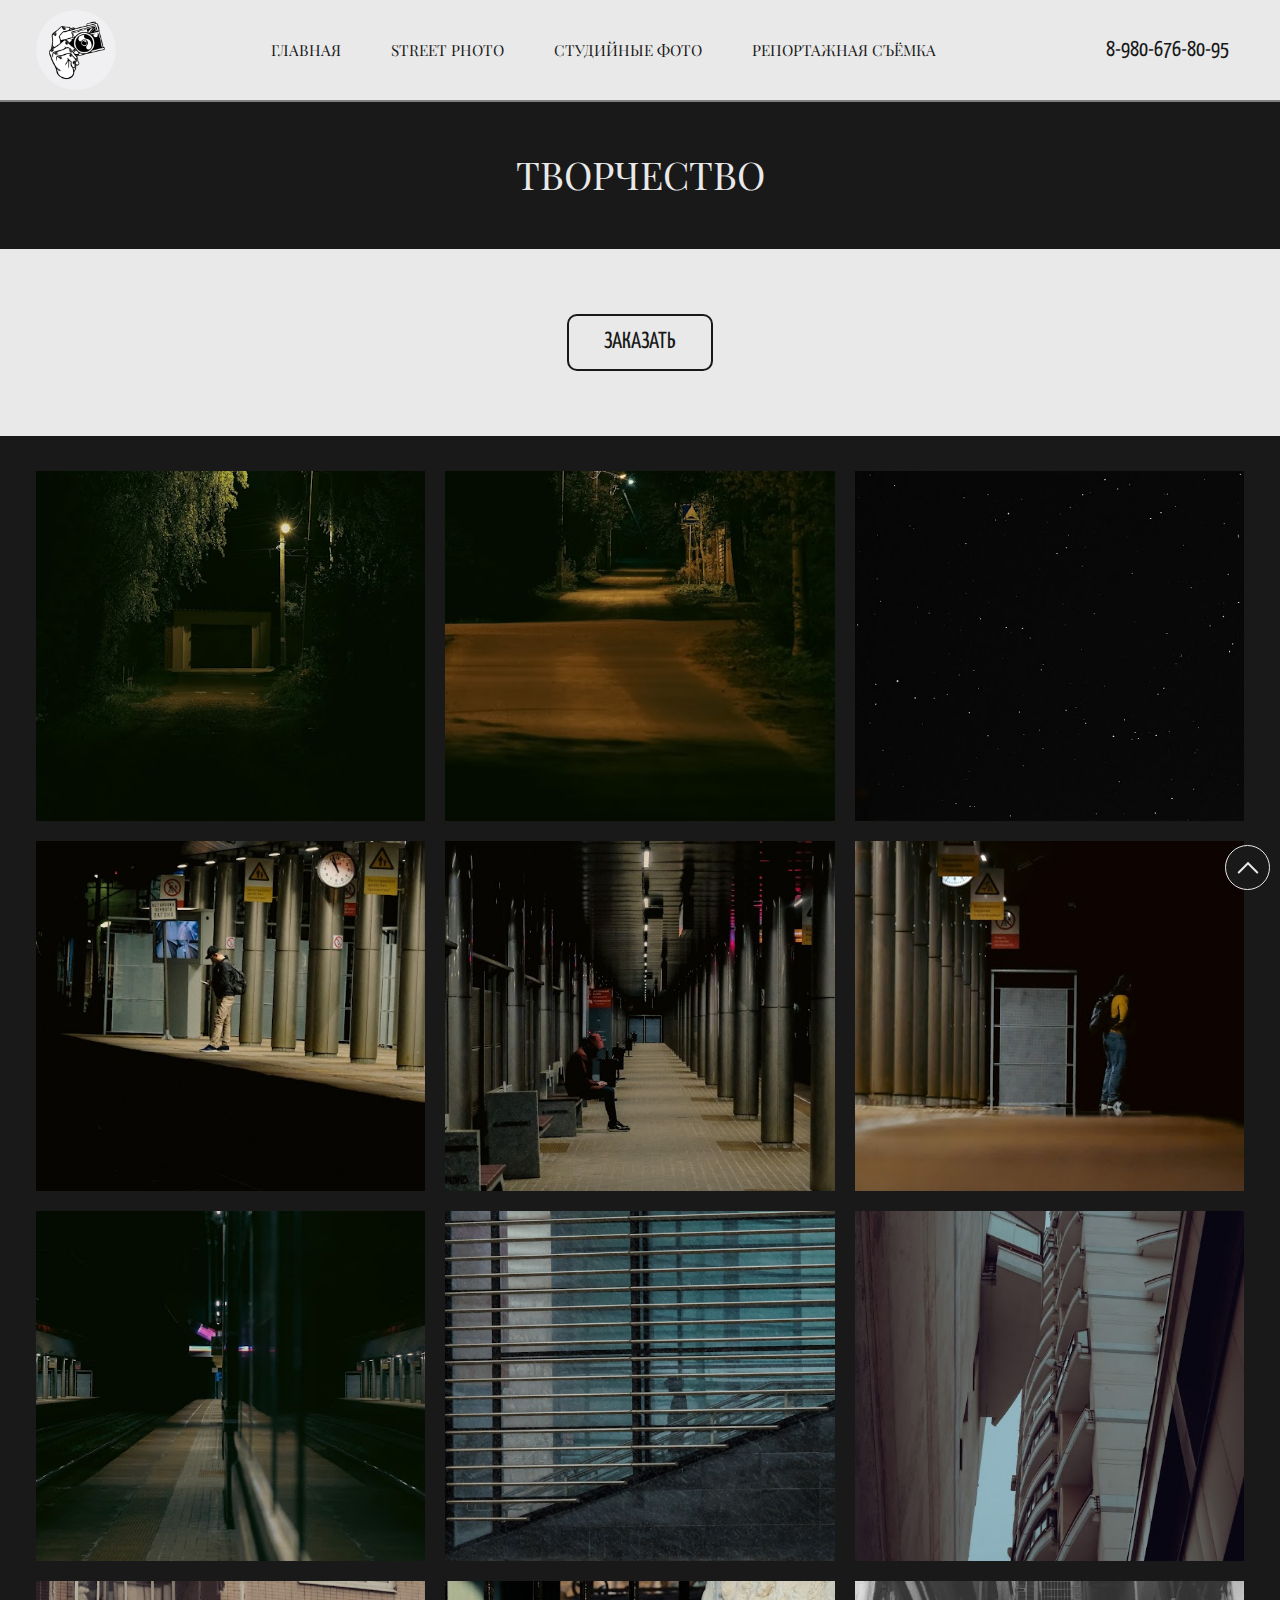
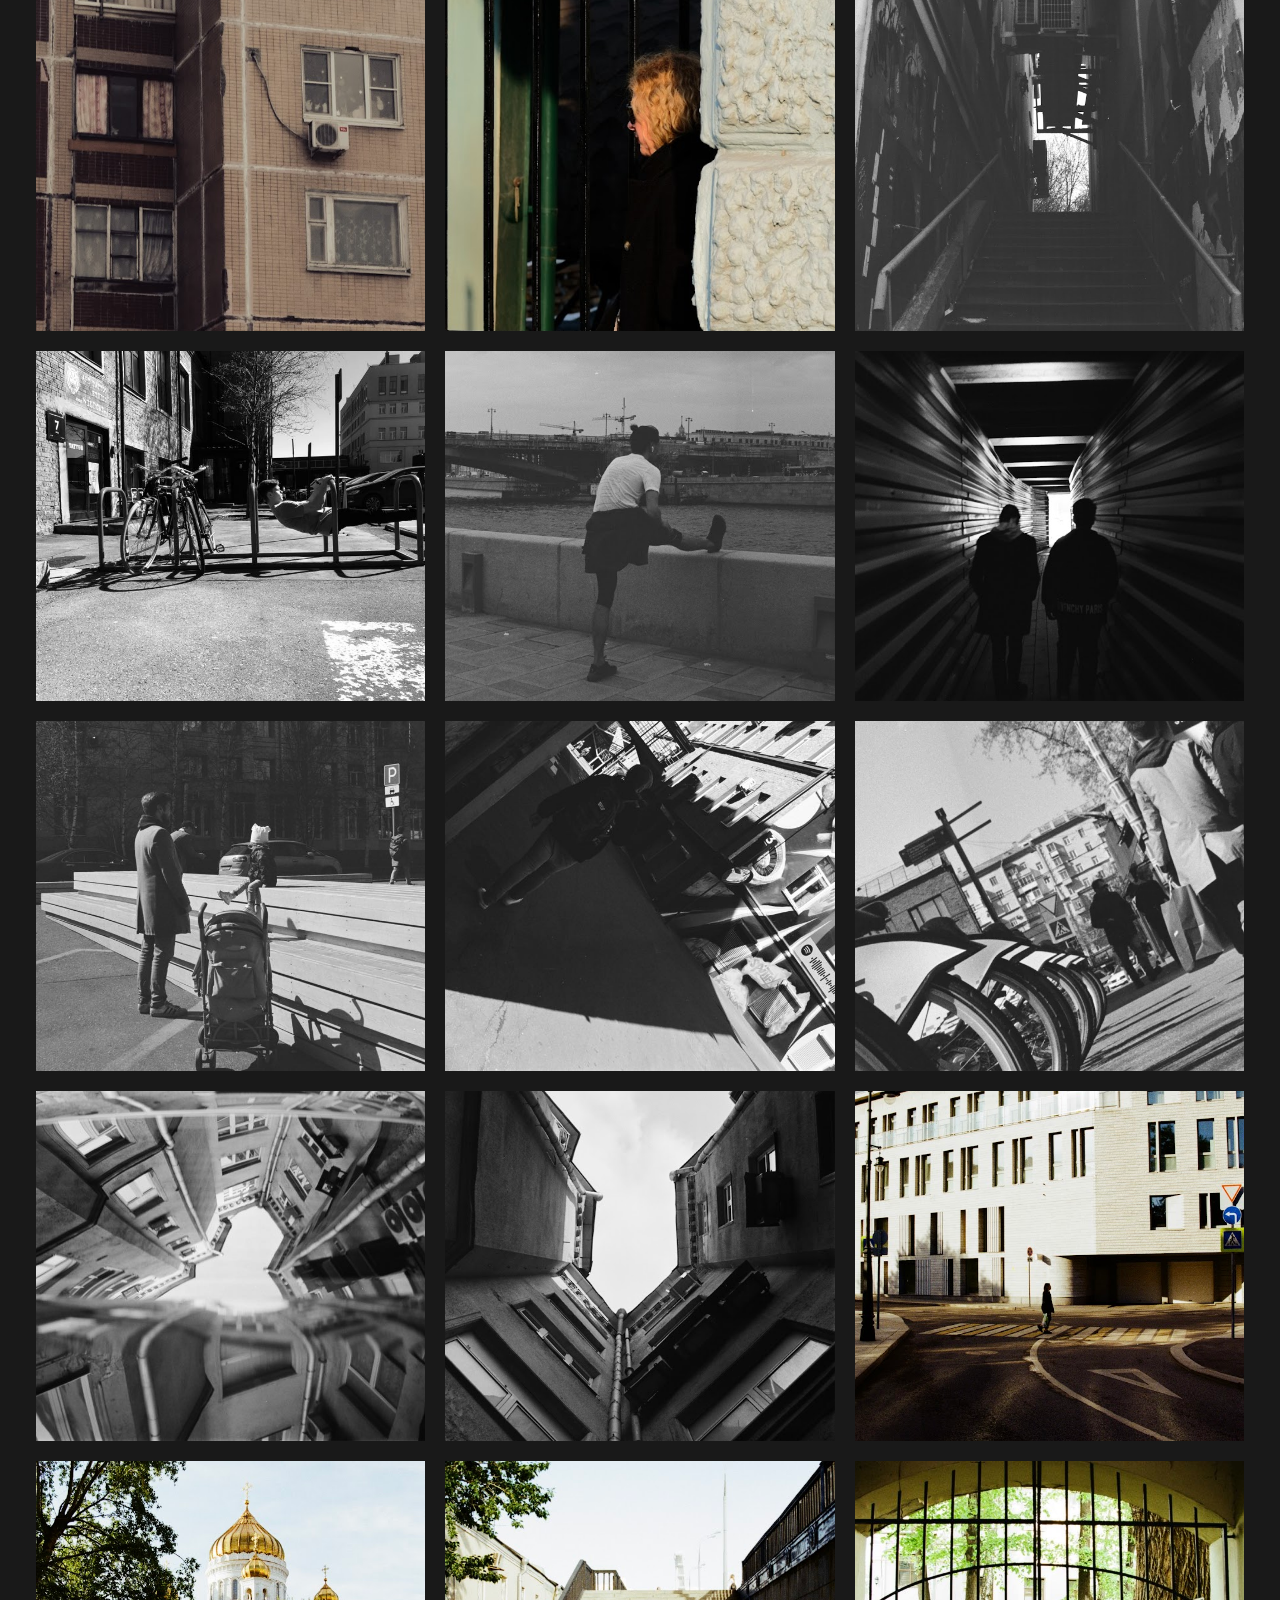
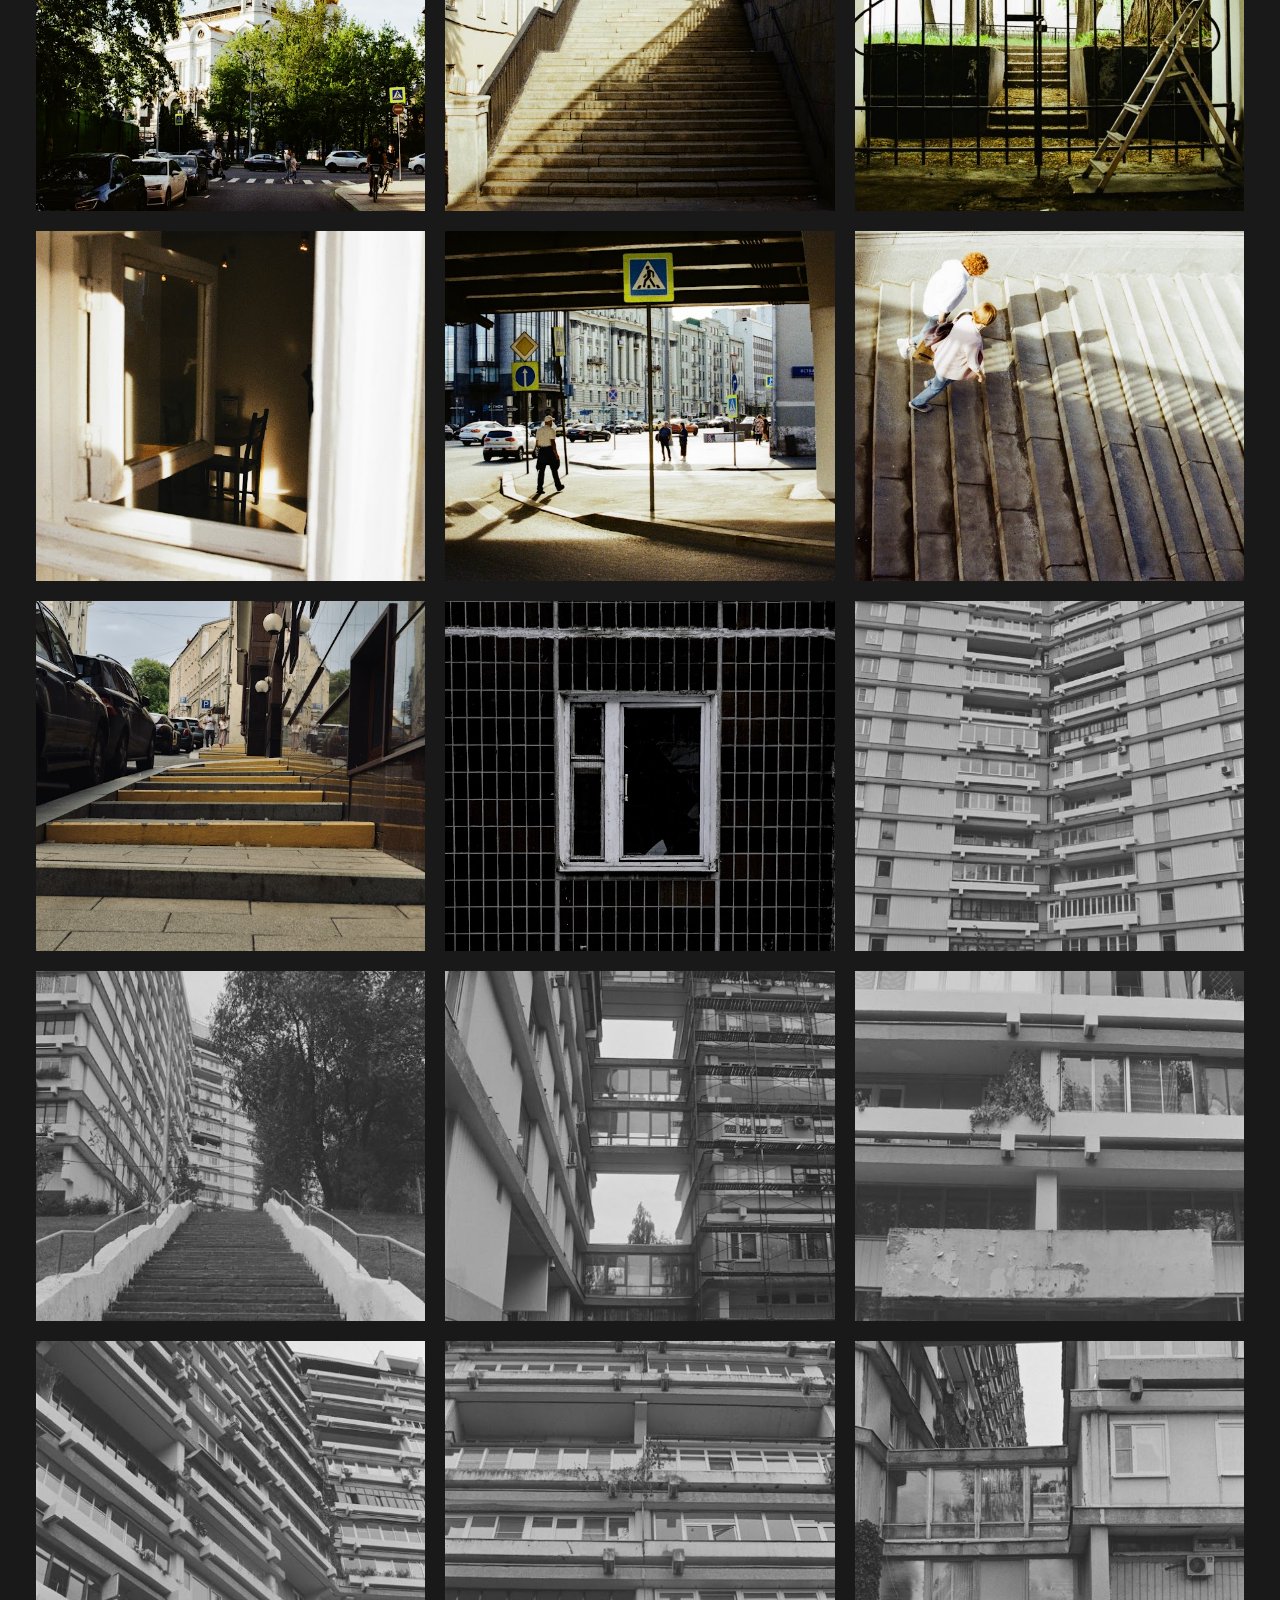
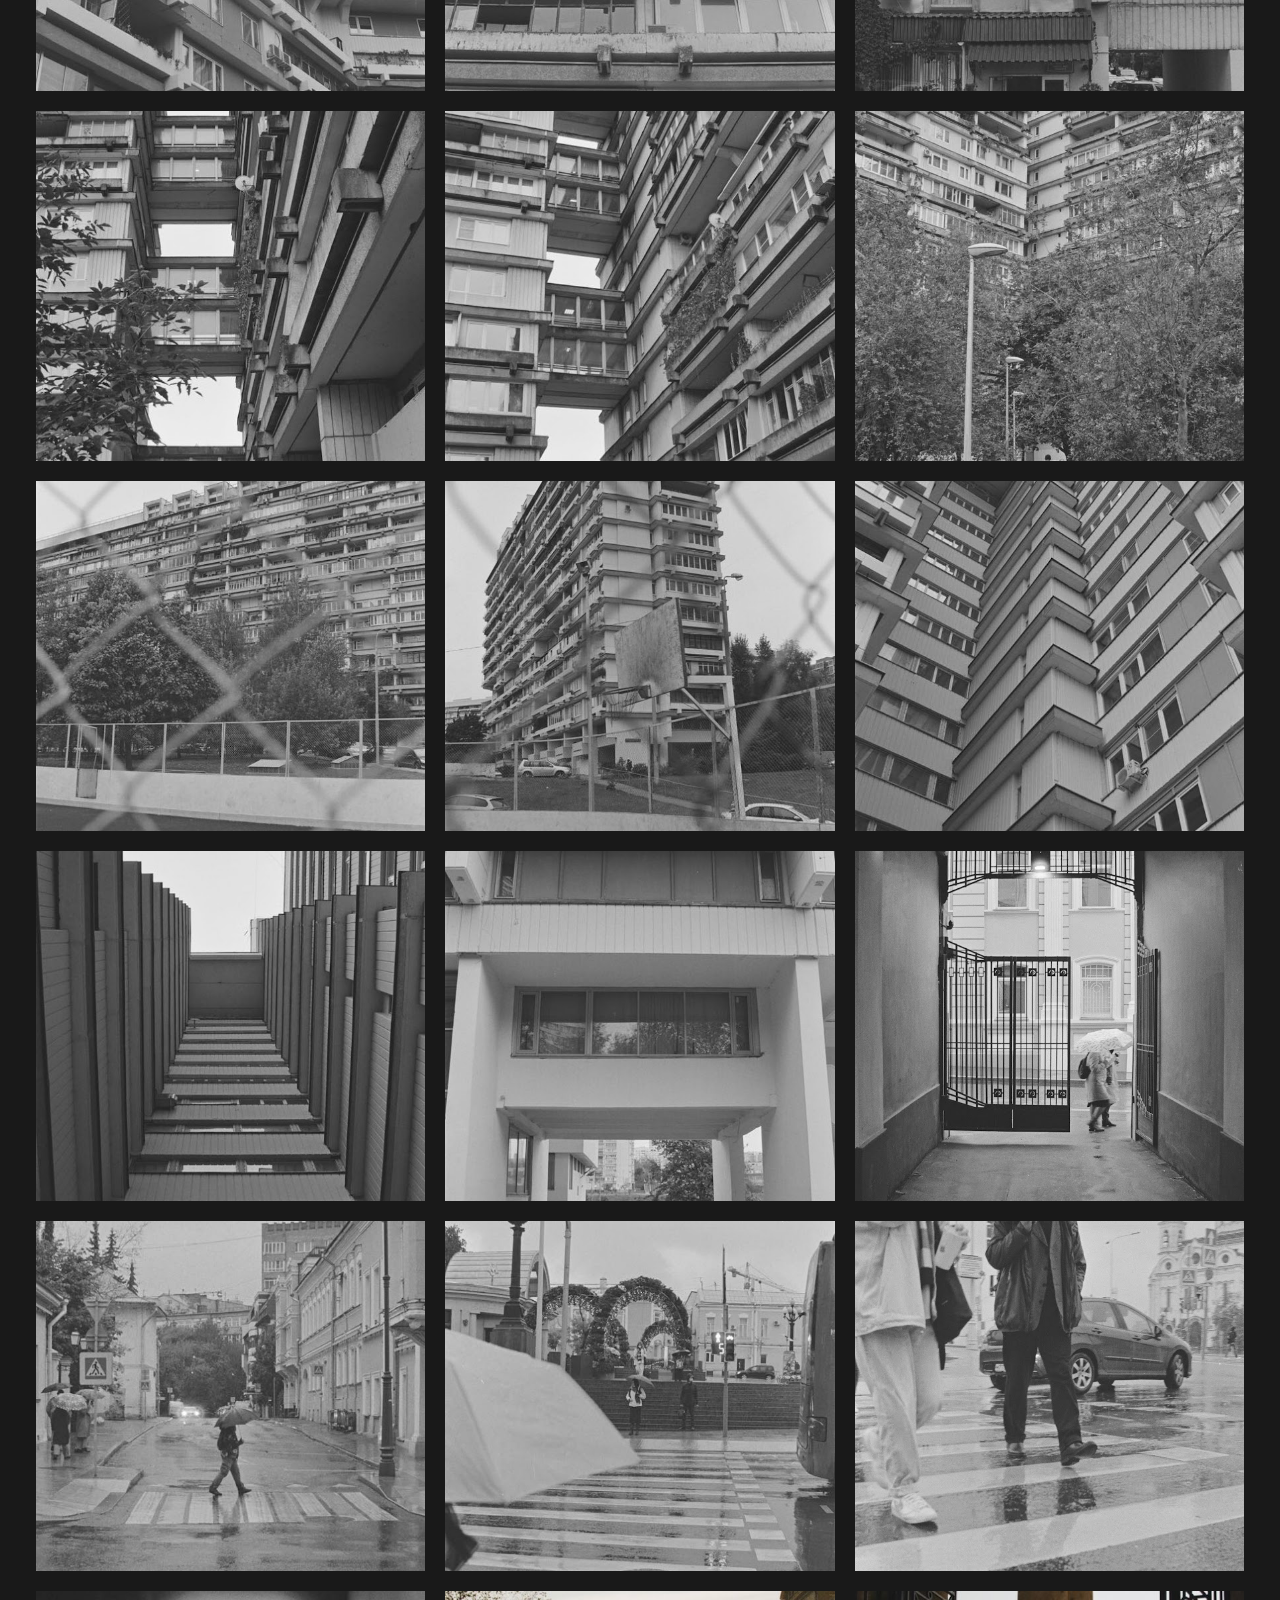
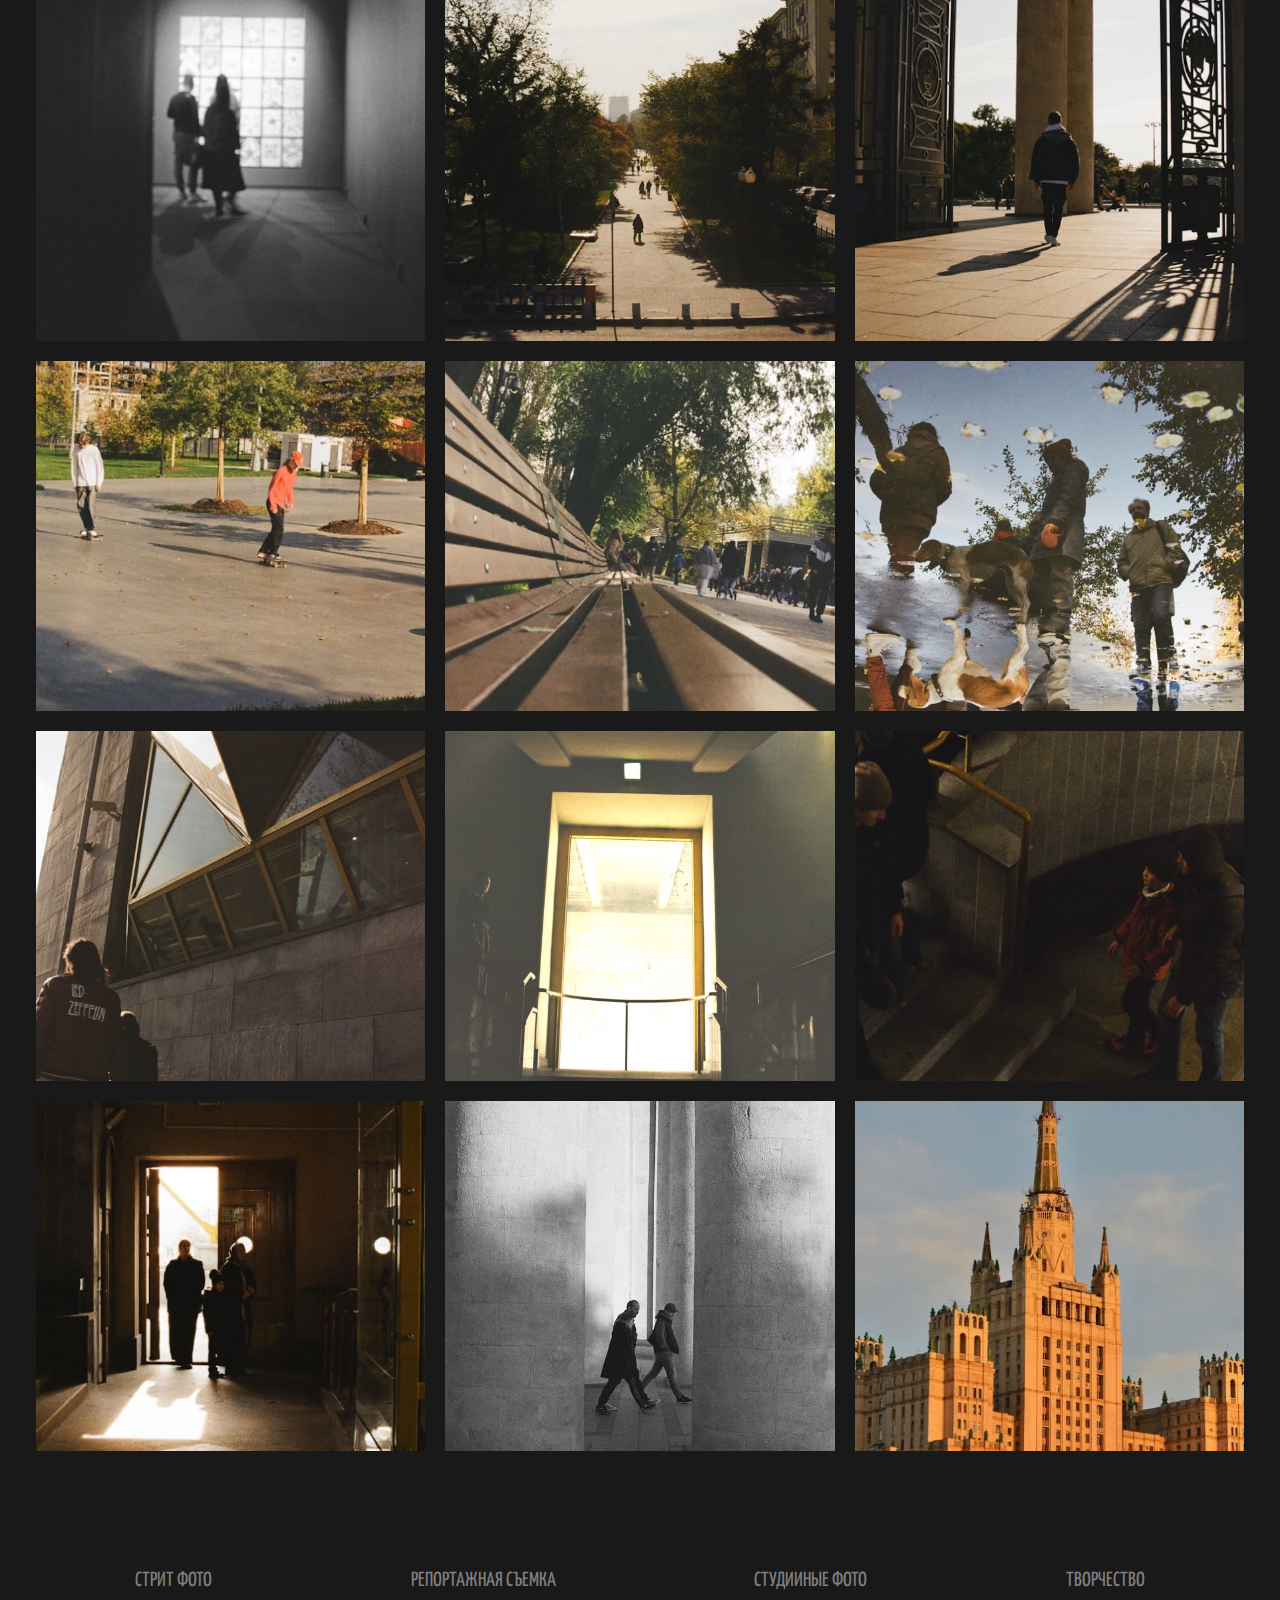
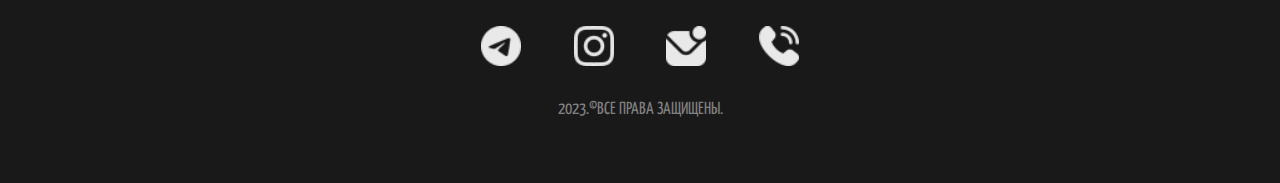
<file: creation.html>
<!DOCTYPE html>
<html lang="en">
   <head>
   <meta charset="UTF-8">
   <meta http-equiv="X-UA-Compatible" content="IE=edge">
   <meta name="viewport" content="width=device-width, initial-scale=1.0">
   <link rel="shortcut icon" href="img/main-logo.jpg" type="image/x-icon">
   <link rel="stylesheet" href="https://cdn.jsdelivr.net/npm/swiper@9/swiper-bundle.min.css"/>
   <link rel="stylesheet" href="css/style.min.css">
   <title>CREATION</title>
</head>
<body>
   <div class="preloader">
      <div class="preloader__text">Егор Гончаров</div>
   </div>
   <header id="header" class="header lock-padding">
      <div class="header__container">
         <div class="header__row">
            <div class="header__logo">
               <a href="index.html"><img src="img/logo.jpg" alt=""></a>
            </div>
            <div class="header__span"></div>
            <div class="header__menu menu">
               <div class="menu__body">
                  <ul class="menu__list">
                     <li><a href="index.html" class="menu__link">Главная</a></li>
                     <li><a href="street.html" class="menu__link">Street photo</a></li>
                     <li><a href="studio.html" class="menu__link">Студийные фото</a></li>
                     <li><a href="backstage.html" class="menu__link">Репортажная съёмка</a></li>
                  </ul>
               </div>
            </div>
            <div class="header__callback">
               <a href="tel:89806768095" class="header__phone"><span>8-980-676-80-95</span></a>
               <a href="tel:89806768095"><img src="img/phone.png" alt=""></a>
            </div>
            <div class="header__burger">
               <span></span>
            </div>
         </div>
      </div>
   </header>
      <main class="wrapperr">
         <section class="street">
            <h1 class="street__title">Творчество</h1>
         </section>
         <div class="button">
            <a href="tel:89806768095" class="button__link"><span>Заказать</span></a>
         </div>
         <section class="galerea">
            <div class="galerea__container">
               <div class="galerea__row">
                  <div class="galerea__column">
                     <div class="galerea__item">
                        <a href="img/creative/" data-fslightbox="gallery"><img src="img/creative/01.jpg" alt=""></a>
                     </div>
                  </div>
                  <div class="galerea__column">
                     <div class="galerea__item">
                        <a href="img/creative/02.jpg" data-fslightbox="gallery"><img src="img/creative/02.jpg" alt=""></a>
                     </div>
                  </div>
                  <div class="galerea__column">
                     <div class="galerea__item">
                        <a href="img/creative/03.jpg" data-fslightbox="gallery"><img src="img/creative/03.jpg" alt=""></a>
                     </div>
                  </div>
               </div>
               <div class="galerea__row">
                  <div class="galerea__column">
                     <div class="galerea__item">
                        <a href="img/creative/04.jpg" data-fslightbox="gallery"><img src="img/creative/04.jpg" alt=""></a>
                     </div>
                  </div>
                  <div class="galerea__column">
                     <div class="galerea__item">
                        <a href="img/creative/05.jpg" data-fslightbox="gallery"><img src="img/creative/05.jpg" alt=""></a>
                     </div>
                  </div>
                  <div class="galerea__column">
                     <div class="galerea__item">
                        <a href="img/creative/06.jpg" data-fslightbox="gallery"><img src="img/creative/06.jpg" alt=""></a>
                     </div>
                  </div>
               </div>
               <div class="galerea__row">
                  <div class="galerea__column">
                     <div class="galerea__item">
                        <a href="img/creative/07.jpg" data-fslightbox="gallery"><img src="img/creative/07.jpg" alt=""></a>
                     </div>
                  </div>
                  <div class="galerea__column">
                     <div class="galerea__item">
                        <a href="img/creative/08.jpg" data-fslightbox="gallery"><img src="img/creative/08.jpg" alt=""></a>
                     </div>
                  </div>
                  <div class="galerea__column">
                     <div class="galerea__item">
                        <a href="img/creative/09.jpg" data-fslightbox="gallery"><img src="img/creative/09.jpg" alt=""></a>
                     </div>
                  </div>
               </div>
               <div class="galerea__row">
                  <div class="galerea__column">
                     <div class="galerea__item">
                        <a href="img/creative/010.jpg" data-fslightbox="gallery"><img src="img/creative/010.jpg" alt=""></a>
                     </div>
                  </div>
                  <div class="galerea__column">
                     <div class="galerea__item">
                        <a href="img/creative/011.jpg" data-fslightbox="gallery"><img src="img/creative/011.jpg" alt=""></a>
                     </div>
                  </div>
                  <div class="galerea__column">
                     <div class="galerea__item">
                        <a href="img/creative/012.jpg" data-fslightbox="gallery"><img src="img/creative/012.jpg" alt=""></a>
                     </div>
                  </div>
               </div>
               <div class="galerea__row">
                  <div class="galerea__column">
                     <div class="galerea__item">
                        <a href="img/creative/013.jpg" data-fslightbox="gallery"><img src="img/creative/013.jpg" alt=""></a>
                     </div>
                  </div>
                  <div class="galerea__column">
                     <div class="galerea__item">
                        <a href="img/creative/014.jpg" data-fslightbox="gallery"><img src="img/creative/014.jpg" alt=""></a>
                     </div>
                  </div>
                  <div class="galerea__column">
                     <div class="galerea__item">
                        <a href="img/creative/015.jpg" data-fslightbox="gallery"><img src="img/creative/015.jpg" alt=""></a>
                     </div>
                  </div>
               </div>
               <div class="galerea__row">
                  <div class="galerea__column">
                     <div class="galerea__item">
                        <a href="img/creative/016.jpg" data-fslightbox="gallery"><img src="img/creative/016.jpg" alt=""></a>
                     </div>
                  </div>
                  <div class="galerea__column">
                     <div class="galerea__item">
                        <a href="img/creative/017.jpg" data-fslightbox="gallery"><img src="img/creative/017.jpg" alt=""></a>
                     </div>
                  </div>
                  <div class="galerea__column">
                     <div class="galerea__item">
                        <a href="img/creative/018.jpg" data-fslightbox="gallery"><img src="img/creative/018.jpg" alt=""></a>
                     </div>
                  </div>
               </div>
               <div class="galerea__row">
                  <div class="galerea__column">
                     <div class="galerea__item">
                        <a href="img/creative/019.jpg" data-fslightbox="gallery"><img src="img/creative/019.jpg" alt=""></a>
                     </div>
                  </div>
                  <div class="galerea__column">
                     <div class="galerea__item">
                        <a href="img/creative/020.jpg" data-fslightbox="gallery"><img src="img/creative/020.jpg" alt=""></a>
                     </div>
                  </div>
                  <div class="galerea__column">
                     <div class="galerea__item">
                        <a href="img/creative/021.jpg" data-fslightbox="gallery"><img src="img/creative/021.jpg" alt=""></a>
                     </div>
                  </div>
               </div>
               <div class="galerea__row">
                  <div class="galerea__column">
                     <div class="galerea__item">
                        <a href="img/creative/022.jpg" data-fslightbox="gallery"><img src="img/creative/022.jpg" alt=""></a>
                     </div>
                  </div>
                  <div class="galerea__column">
                     <div class="galerea__item">
                        <a href="img/creative/023.jpg" data-fslightbox="gallery"><img src="img/creative/023.jpg" alt=""></a>
                     </div>
                  </div>
                  <div class="galerea__column">
                     <div class="galerea__item">
                        <a href="img/creative/024.jpg" data-fslightbox="gallery"><img src="img/creative/024.jpg" alt=""></a>
                     </div>
                  </div>
               </div>
               <div class="galerea__row">
                  <div class="galerea__column">
                     <div class="galerea__item">
                        <a href="img/creative/025.jpg" data-fslightbox="gallery"><img src="img/creative/025.jpg" alt=""></a>
                     </div>
                  </div>
                  <div class="galerea__column">
                     <div class="galerea__item">
                        <a href="img/creative/026.jpg" data-fslightbox="gallery"><img src="img/creative/026.jpg" alt=""></a>
                     </div>
                  </div>
                  <div class="galerea__column">
                     <div class="galerea__item">
                        <a href="img/creative/027.jpg" data-fslightbox="gallery"><img src="img/creative/027.jpg" alt=""></a>
                     </div>
                  </div>
               </div>
               <div class="galerea__row">
                  <div class="galerea__column">
                     <div class="galerea__item">
                        <a href="img/creative/028.jpg" data-fslightbox="gallery"><img src="img/creative/028.jpg" alt=""></a>
                     </div>
                  </div>
                  <div class="galerea__column">
                     <div class="galerea__item">
                        <a href="img/creative/029.jpg" data-fslightbox="gallery"><img src="img/creative/029.jpg" alt=""></a>
                     </div>
                  </div>
                  <div class="galerea__column">
                     <div class="galerea__item">
                        <a href="img/creative/030.jpg" data-fslightbox="gallery"><img src="img/creative/030.jpg" alt=""></a>
                     </div>
                  </div>
               </div>
               <div class="galerea__row">
                  <div class="galerea__column">
                     <div class="galerea__item">
                        <a href="img/creative/031.jpg" data-fslightbox="gallery"><img src="img/creative/031.jpg" alt=""></a>
                     </div>
                  </div>
                  <div class="galerea__column">
                     <div class="galerea__item">
                        <a href="img/creative/032.jpg" data-fslightbox="gallery"><img src="img/creative/032.jpg" alt=""></a>
                     </div>
                  </div>
                  <div class="galerea__column">
                     <div class="galerea__item">
                        <a href="img/creative/033.jpg" data-fslightbox="gallery"><img src="img/creative/033.jpg" alt=""></a>
                     </div>
                  </div>
               </div>
               <div class="galerea__row">
                  <div class="galerea__column">
                     <div class="galerea__item">
                        <a href="img/creative/034.jpg" data-fslightbox="gallery"><img src="img/creative/034.jpg" alt=""></a>
                     </div>
                  </div>
                  <div class="galerea__column">
                     <div class="galerea__item">
                        <a href="img/creative/036.jpg" data-fslightbox="gallery"><img src="img/creative/036.jpg" alt=""></a>
                     </div>
                  </div>
                  <div class="galerea__column">
                     <div class="galerea__item">
                        <a href="img/creative/037.jpg" data-fslightbox="gallery"><img src="img/creative/037.jpg" alt=""></a>
                     </div>
                  </div>
               </div>
               <div class="galerea__row">
                  <div class="galerea__column">
                     <div class="galerea__item">
                        <a href="img/creative/038.jpg" data-fslightbox="gallery"><img src="img/creative/038.jpg" alt=""></a>
                     </div>
                  </div>
                  <div class="galerea__column">
                     <div class="galerea__item">
                        <a href="img/creative/039.jpg" data-fslightbox="gallery"><img src="img/creative/039.jpg" alt=""></a>
                     </div>
                  </div>
                  <div class="galerea__column">
                     <div class="galerea__item">
                        <a href="img/creative/040.jpg" data-fslightbox="gallery"><img src="img/creative/040.jpg" alt=""></a>
                     </div>
                  </div>
               </div>
               <div class="galerea__row">
                  <div class="galerea__column">
                     <div class="galerea__item">
                        <a href="img/creative/041.jpg" data-fslightbox="gallery"><img src="img/creative/041.jpg" alt=""></a>
                     </div>
                  </div>
                  <div class="galerea__column">
                     <div class="galerea__item">
                        <a href="img/creative/042.jpg" data-fslightbox="gallery"><img src="img/creative/042.jpg" alt=""></a>
                     </div>
                  </div>
                  <div class="galerea__column">
                     <div class="galerea__item">
                        <a href="img/creative/043.jpg" data-fslightbox="gallery"><img src="img/creative/043.jpg" alt=""></a>
                     </div>
                  </div>
               </div>
               <div class="galerea__row">
                  <div class="galerea__column">
                     <div class="galerea__item">
                        <a href="img/creative/044.jpg" data-fslightbox="gallery"><img src="img/creative/044.jpg" alt=""></a>
                     </div>
                  </div>
                  <div class="galerea__column">
                     <div class="galerea__item">
                        <a href="img/creative/045.jpg" data-fslightbox="gallery"><img src="img/creative/045.jpg" alt=""></a>
                     </div>
                  </div>
                  <div class="galerea__column">
                     <div class="galerea__item">
                        <a href="img/creative/046.jpg" data-fslightbox="gallery"><img src="img/creative/046.jpg" alt=""></a>
                     </div>
                  </div>
               </div>
               <div class="galerea__row">
                  <div class="galerea__column">
                     <div class="galerea__item">
                        <a href="img/creative/047.jpg" data-fslightbox="gallery"><img src="img/creative/047.jpg" alt=""></a>
                     </div>
                  </div>
                  <div class="galerea__column">
                     <div class="galerea__item">
                        <a href="img/creative/048.jpg" data-fslightbox="gallery"><img src="img/creative/048.jpg" alt=""></a>
                     </div>
                  </div>
                  <div class="galerea__column">
                     <div class="galerea__item">
                        <a href="img/creative/049.jpg" data-fslightbox="gallery"><img src="img/creative/049.jpg" alt=""></a>
                     </div>
                  </div>
               </div>
               <div class="galerea__row">
                  <div class="galerea__column">
                     <div class="galerea__item">
                        <a href="img/creative/050.jpg" data-fslightbox="gallery"><img src="img/creative/050.jpg" alt=""></a>
                     </div>
                  </div>
                  <div class="galerea__column">
                     <div class="galerea__item">
                        <a href="img/creative/051.jpg" data-fslightbox="gallery"><img src="img/creative/051.jpg" alt=""></a>
                     </div>
                  </div>
                  <div class="galerea__column">
                     <div class="galerea__item">
                        <a href="img/creative/052.jpg" data-fslightbox="gallery"><img src="img/creative/052.jpg" alt=""></a>
                     </div>
                  </div>
               </div>
               <div class="galerea__row">
                  <div class="galerea__column">
                     <div class="galerea__item">
                        <a href="img/creative/053.jpg" data-fslightbox="gallery"><img src="img/creative/053.jpg" alt=""></a>
                     </div>
                  </div>
                  <div class="galerea__column">
                     <div class="galerea__item">
                        <a href="img/creative/054.jpg" data-fslightbox="gallery"><img src="img/creative/054.jpg" alt=""></a>
                     </div>
                  </div>
                  <div class="galerea__column">
                     <div class="galerea__item">
                        <a href="img/creative/055.jpg" data-fslightbox="gallery"><img src="img/creative/055.jpg" alt=""></a>
                     </div>
                  </div>
               </div>
               <div class="galerea__row">
                  <div class="galerea__column">
                     <div class="galerea__item">
                        <a href="img/creative/056.jpg" data-fslightbox="gallery"><img src="img/creative/056.jpg" alt=""></a>
                     </div>
                  </div>
                  <div class="galerea__column">
                     <div class="galerea__item">
                        <a href="img/creative/057.jpg" data-fslightbox="gallery"><img src="img/creative/057.jpg" alt=""></a>
                     </div>
                  </div>
                  <div class="galerea__column">
                     <div class="galerea__item">
                        <a href="img/creative/058.jpg" data-fslightbox="gallery"><img src="img/creative/058.jpg" alt=""></a>
                     </div>
                  </div>
               </div>
               <div class="galerea__row">
                  <div class="galerea__column">
                     <div class="galerea__item">
                        <a href="img/creative/059.jpg" data-fslightbox="gallery"><img src="img/creative/059.jpg" alt=""></a>
                     </div>
                  </div>
                  <div class="galerea__column">
                     <div class="galerea__item">
                        <a href="img/creative/060.jpg" data-fslightbox="gallery"><img src="img/creative/060.jpg" alt=""></a>
                     </div>
                  </div>
                  <div class="galerea__column">
                     <div class="galerea__item">
                        <a href="img/creative/061.jpg" data-fslightbox="gallery"><img src="img/creative/061.jpg" alt=""></a>
                     </div>
                  </div>
               </div>
            </div>
         </section>

      </main>
      <div id="popup" class="popup">
         <div class="popup__body">
            <div class="popup__content">
               <div class="close-popup"></div>
               <div class="popup__text">cloud.37@mail.ru</div>
            </div>
         </div>
      </div>
      <a class="up-down-btn" title="Наверх"></a>  
   <footer class="footer">
   <div class="footer__container">
      <div class="footer__up up-footer">
         <div class="up-footer__row">
            <a href="street.html" class="up-footer__link"><span>Стрит фото</span></a>
            <a href="backstage.html" class="up-footer__link"><span>Репортажная съемка</span></a>
            <a href="studio.html" class="up-footer__link"><span>Студийные фото</span></a>
            <a href="creation.html" class="up-footer__link"><span>Творчество</span></a>
         </div>
      </div>
      <div class="footer__down down-footer">
         <div class="down-footer__row">
            <div class="down-footer__body">
               <div class="down-footer__img">
                  <a href="https://t.me/photosgoncharovskiy"><img src="img/footer/01.png" alt=""></a>
               </div>
               <div class="down-footer__img">
                  <a href="https://instagram.com/egno_photos?igshid=YmMyMTA2M2Y="><img src="img/footer/02.png" alt=""></a>
               </div>
               <div class="down-footer__img">
                  <a href="#popup" class="popup-link"><img src="img/footer/03.png" alt=""></a>
               </div>
               <div class="down-footer__img">
                  <a href="tel:89806768095"><img src="img/footer/04.png" alt=""></a>
               </div>
            </div>
            <div class="down-footer__polic">
               <span>2023.©Все права защищены.</span>
            </div>          
         </div>
      </div>
   </div>
   
</footer>
	<script src="https://code.jquery.com/jquery-3.4.1.min.js"></script>
   <script src="https://cdn.jsdelivr.net/npm/swiper@9/swiper-bundle.min.js"></script>
   <script src="js/fslightbox.js"></script>
   <script src="js/app.min.js"></script>
</body>
</html>
</file>
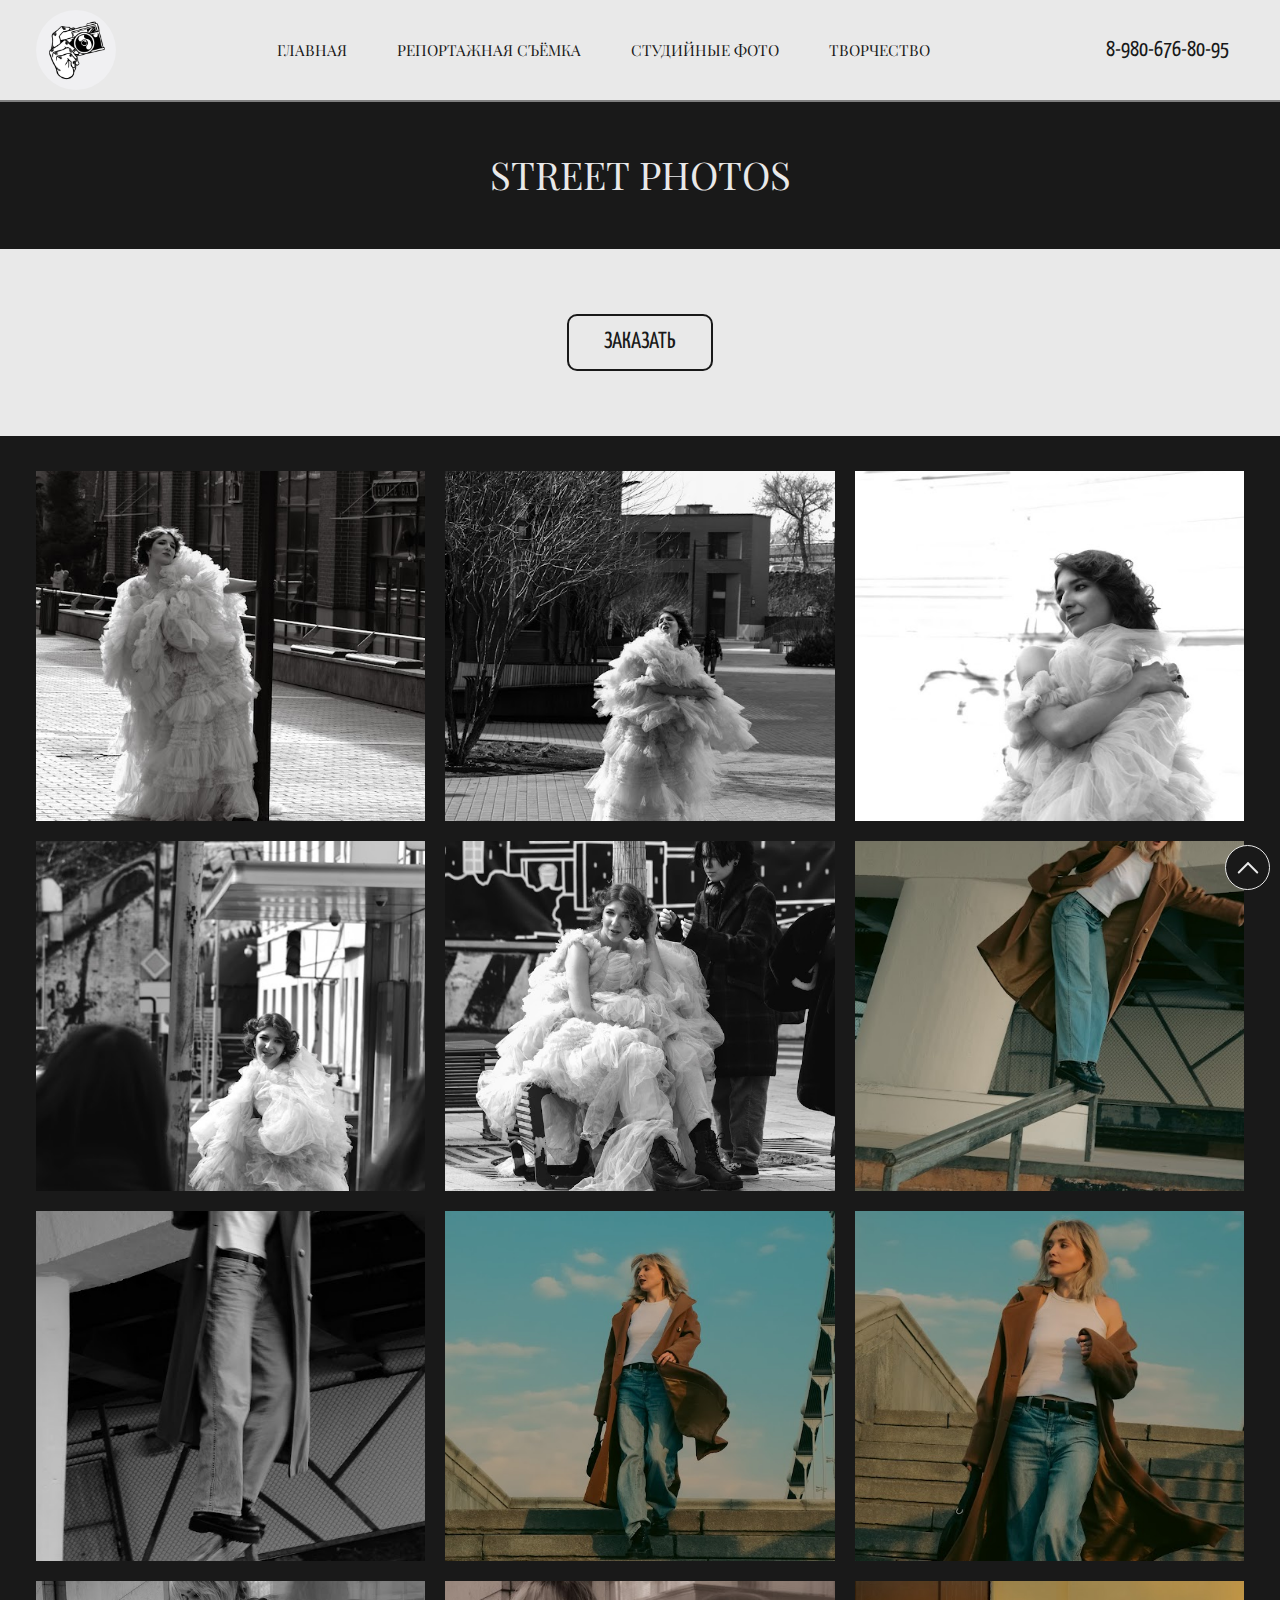
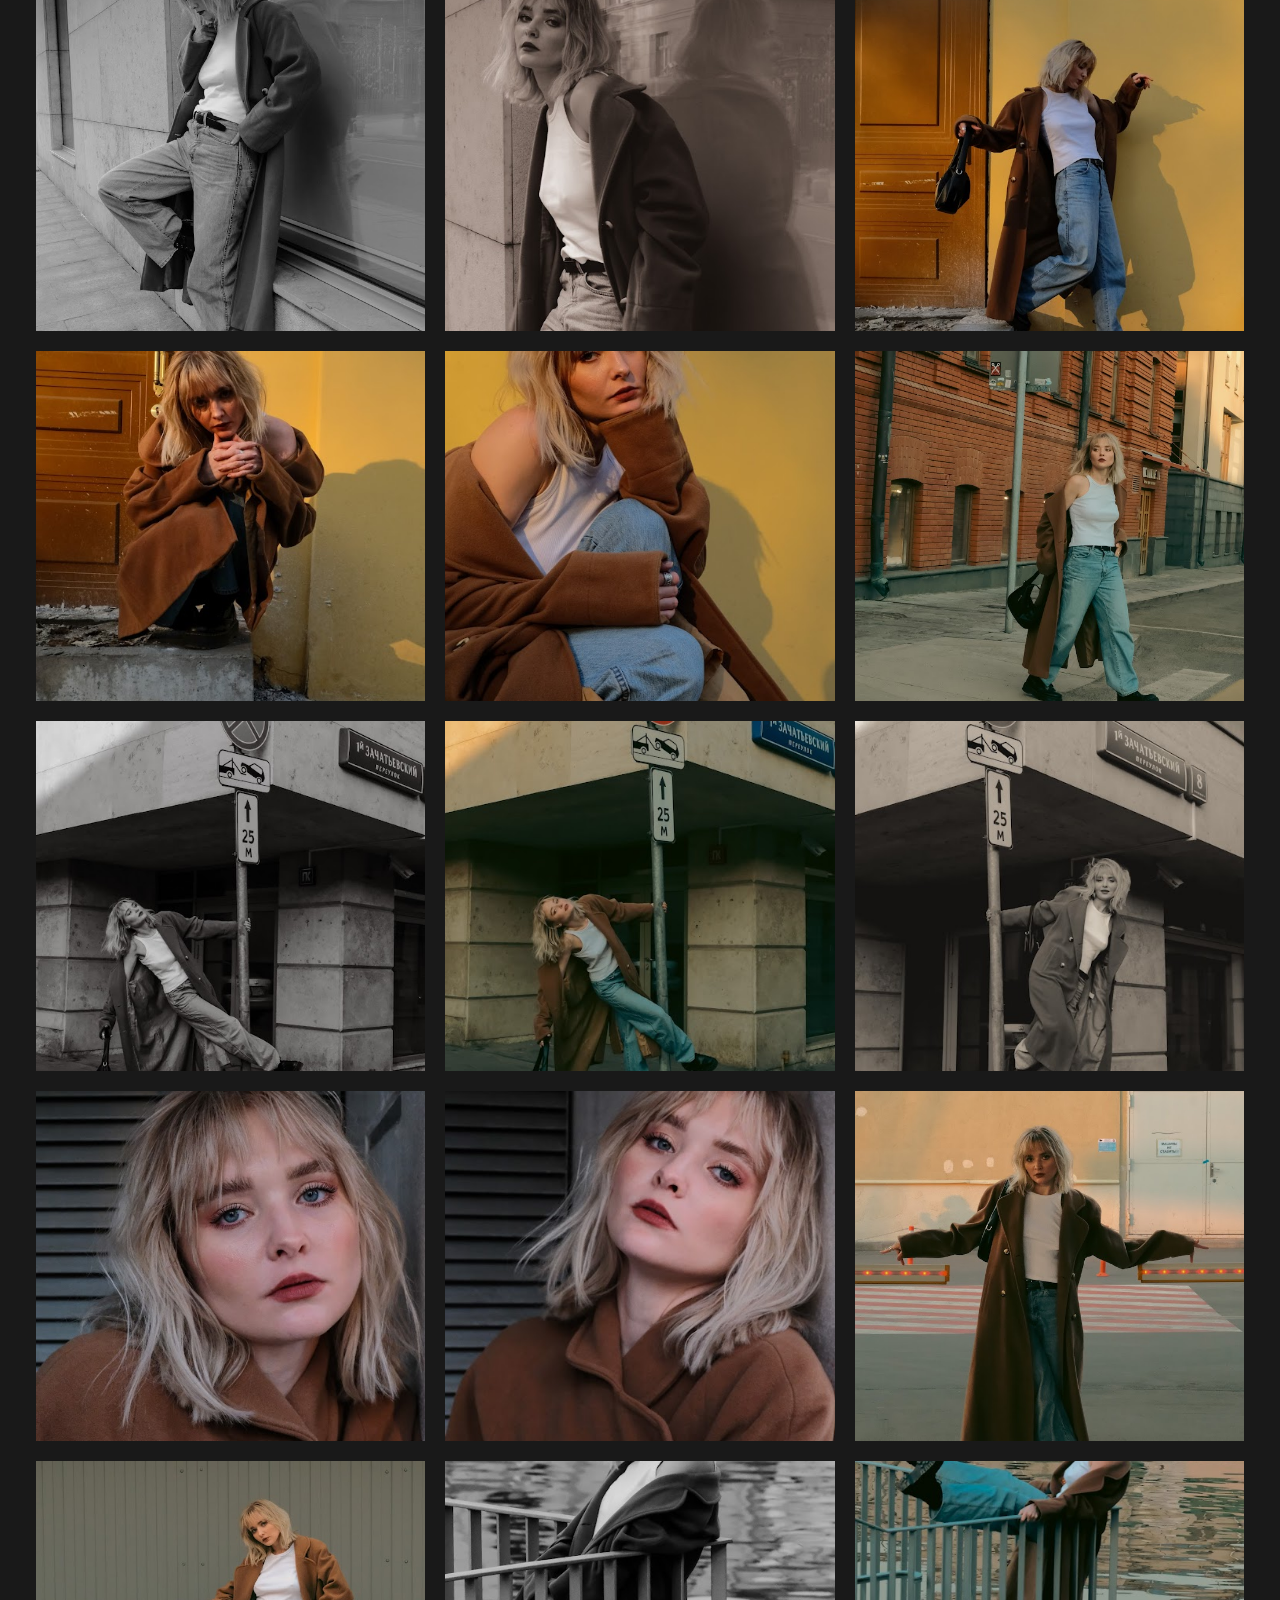
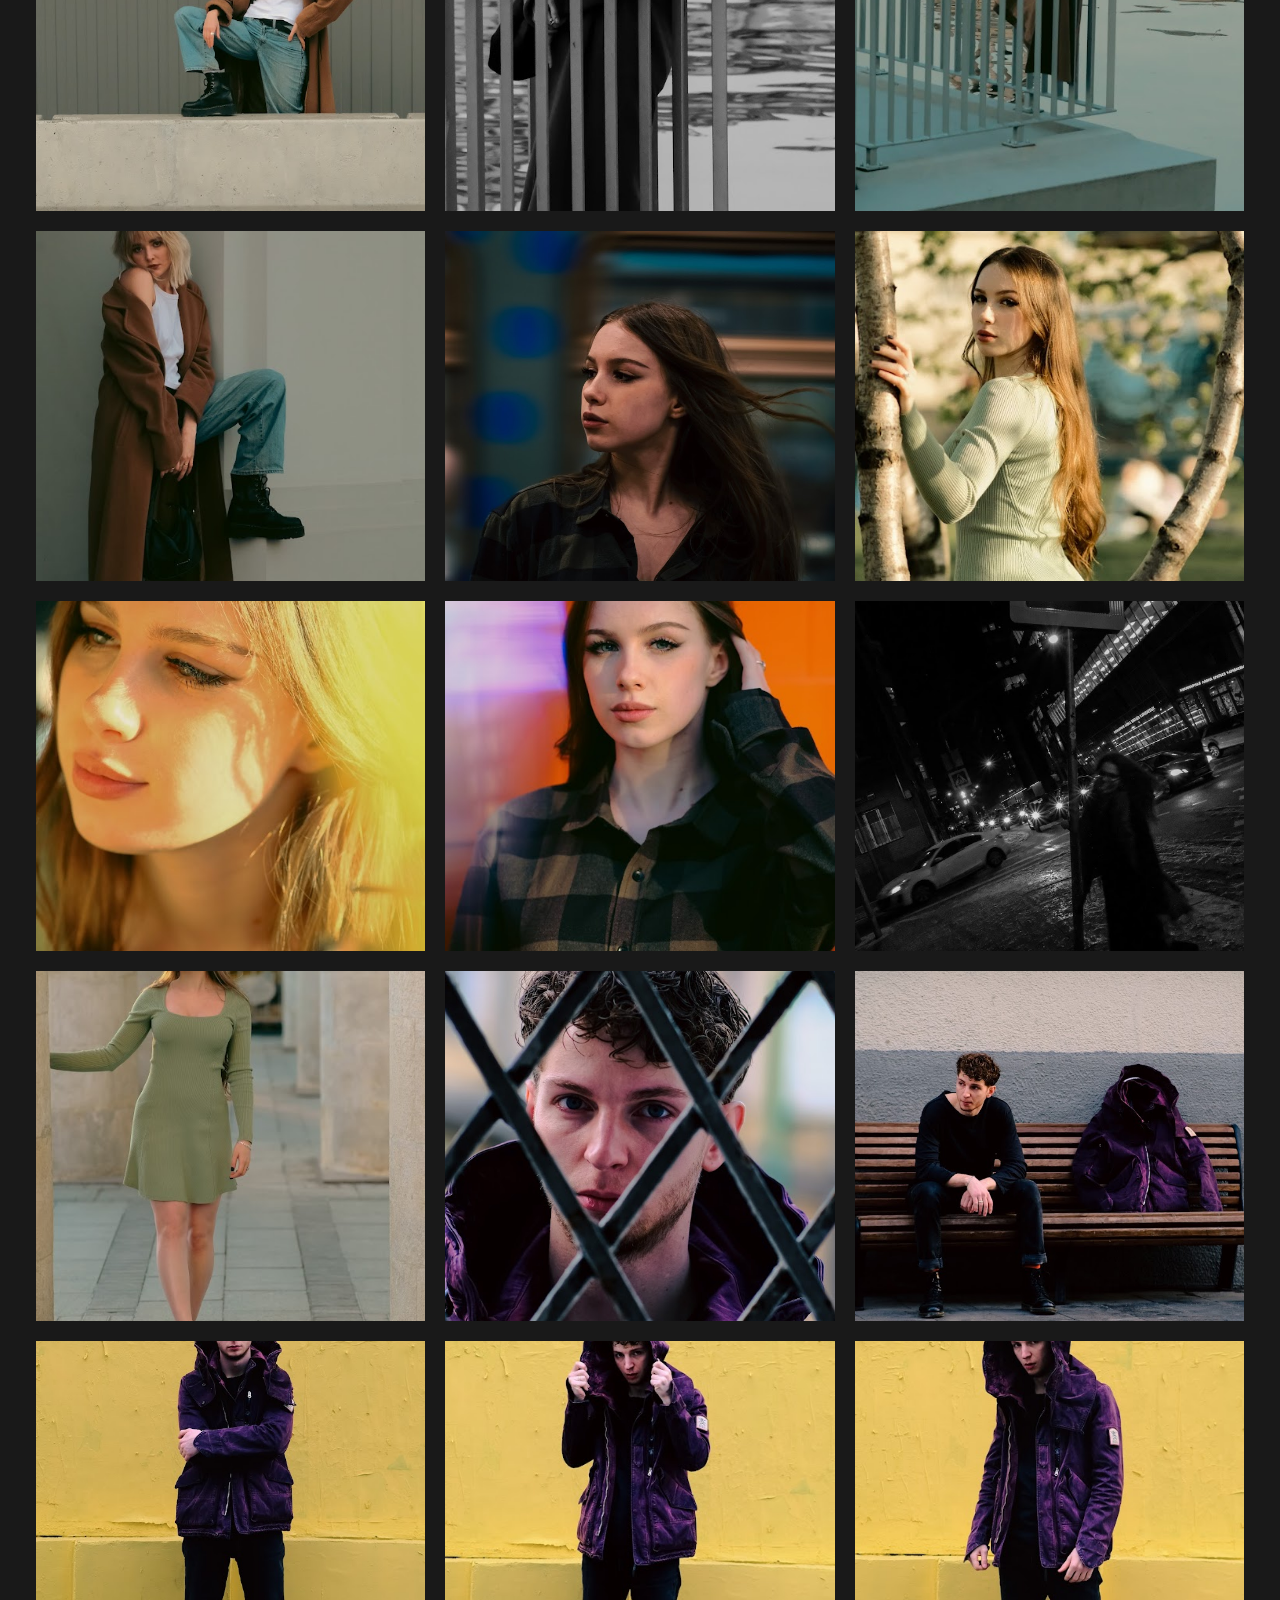
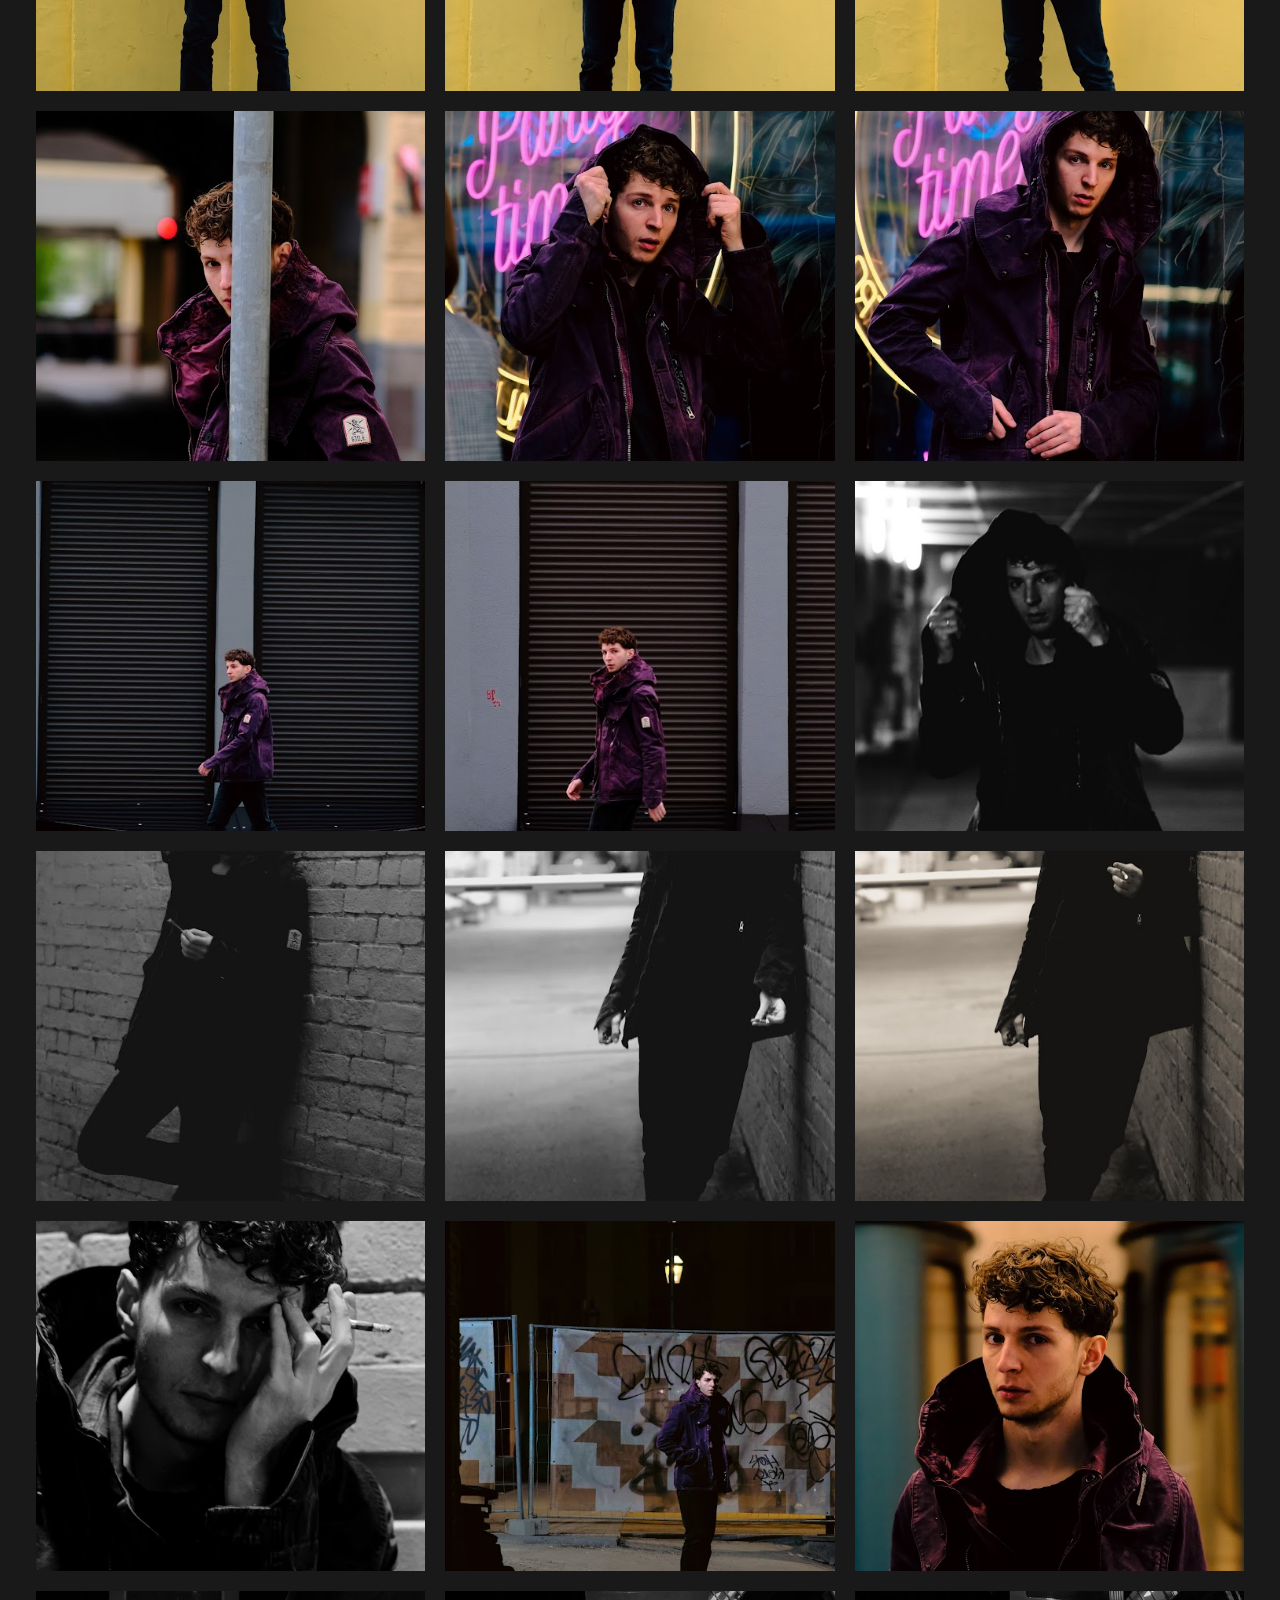
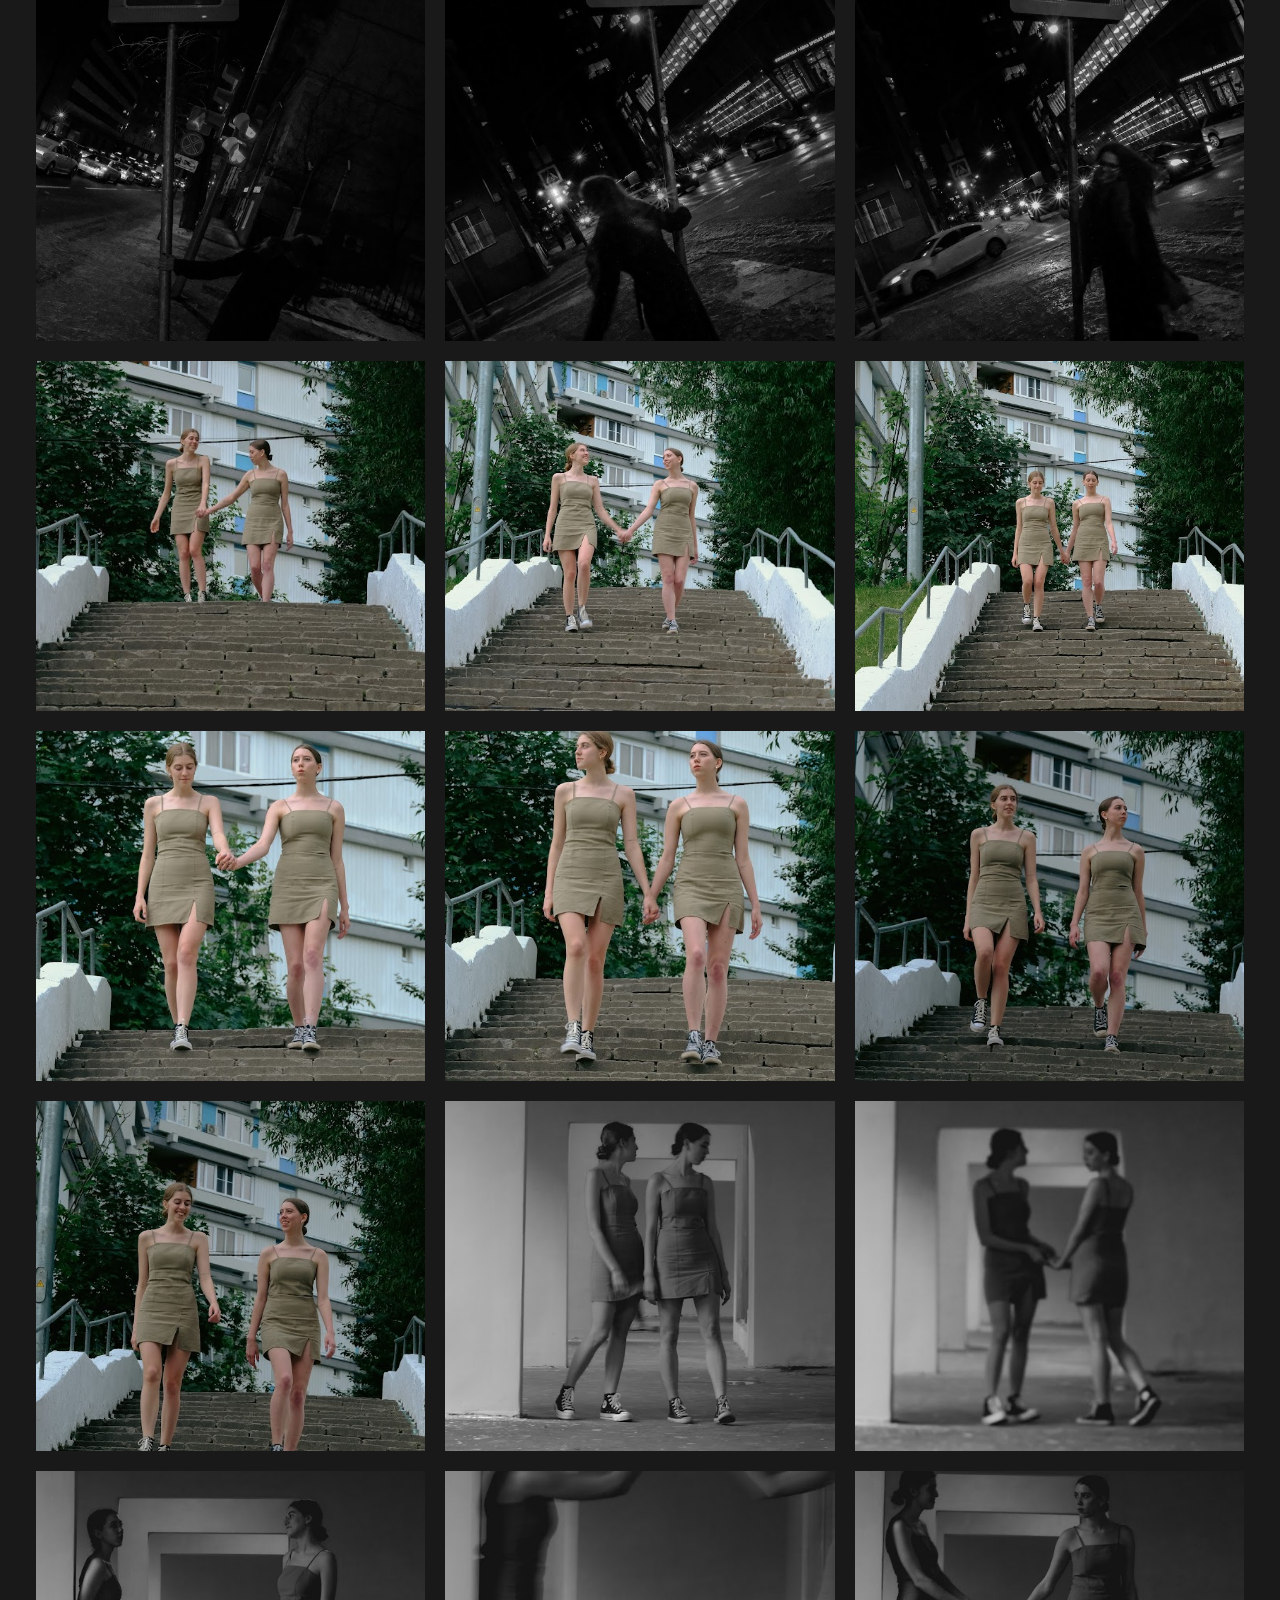
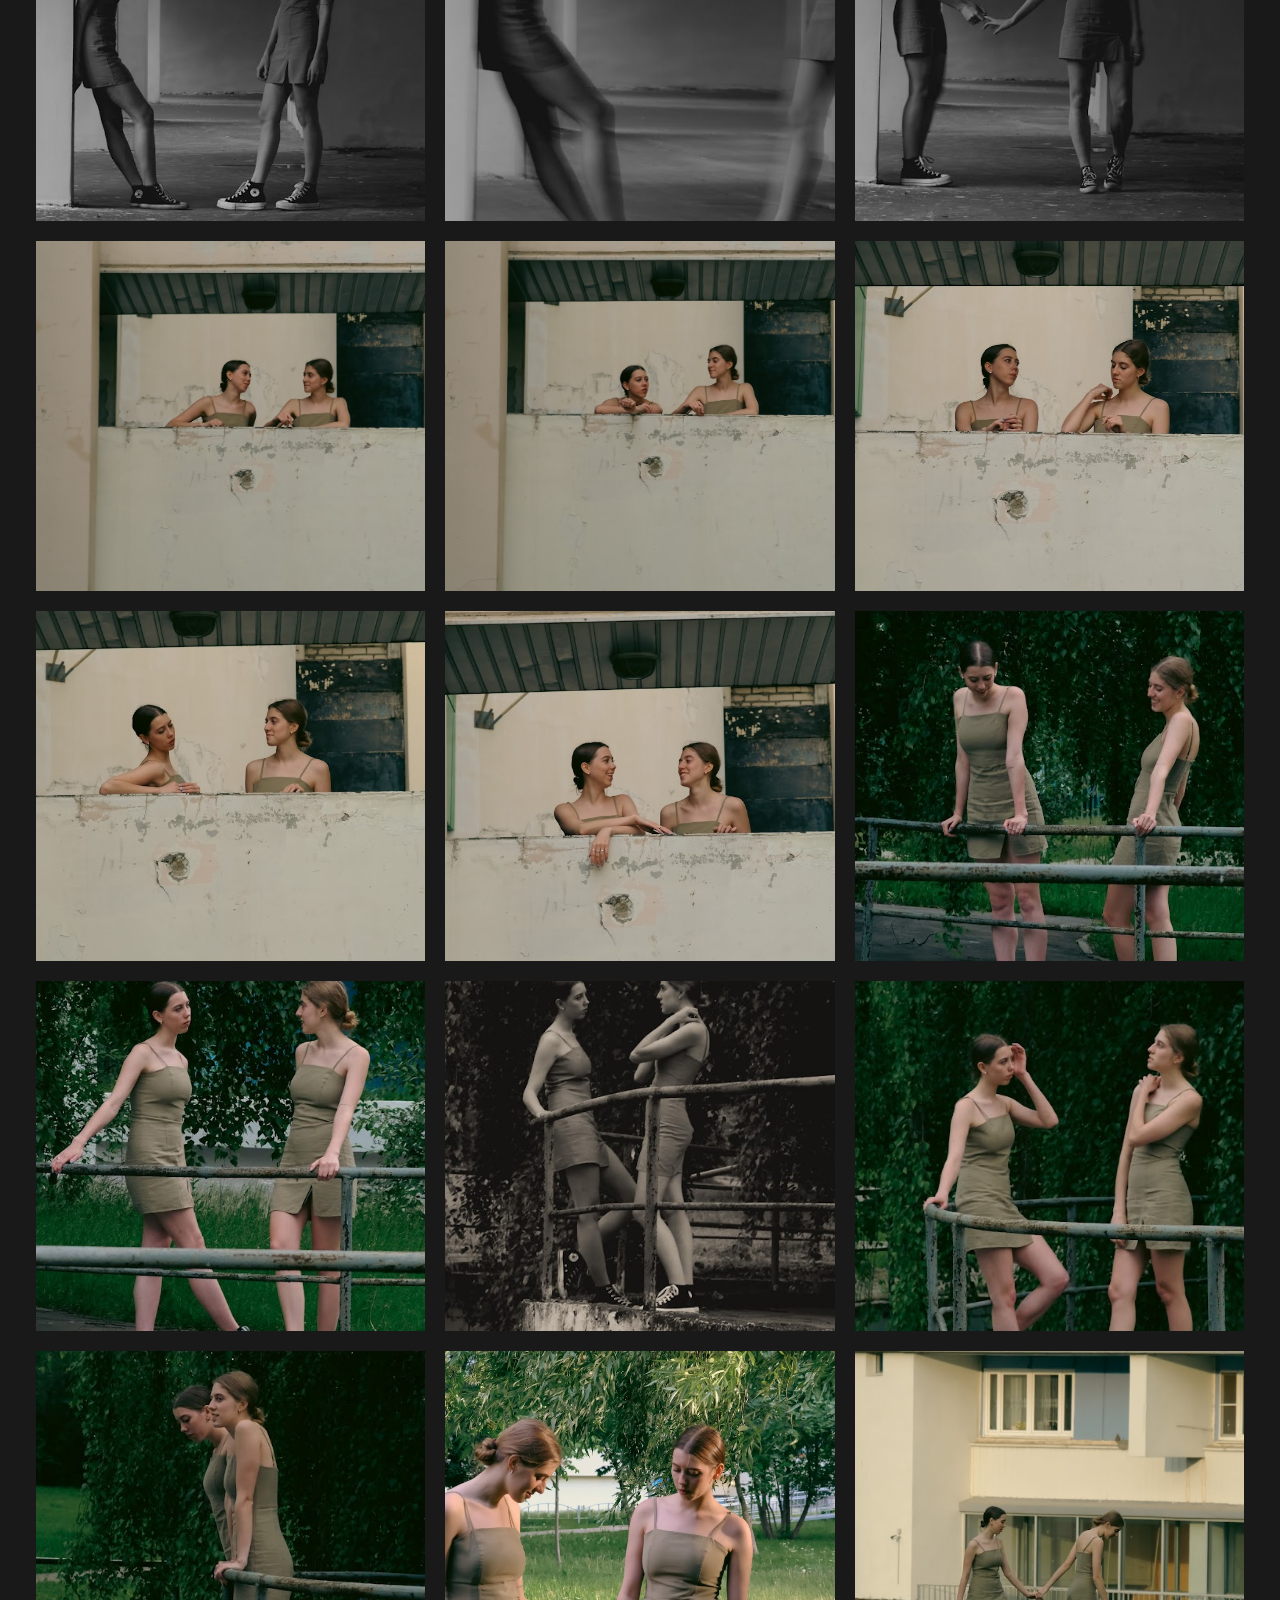
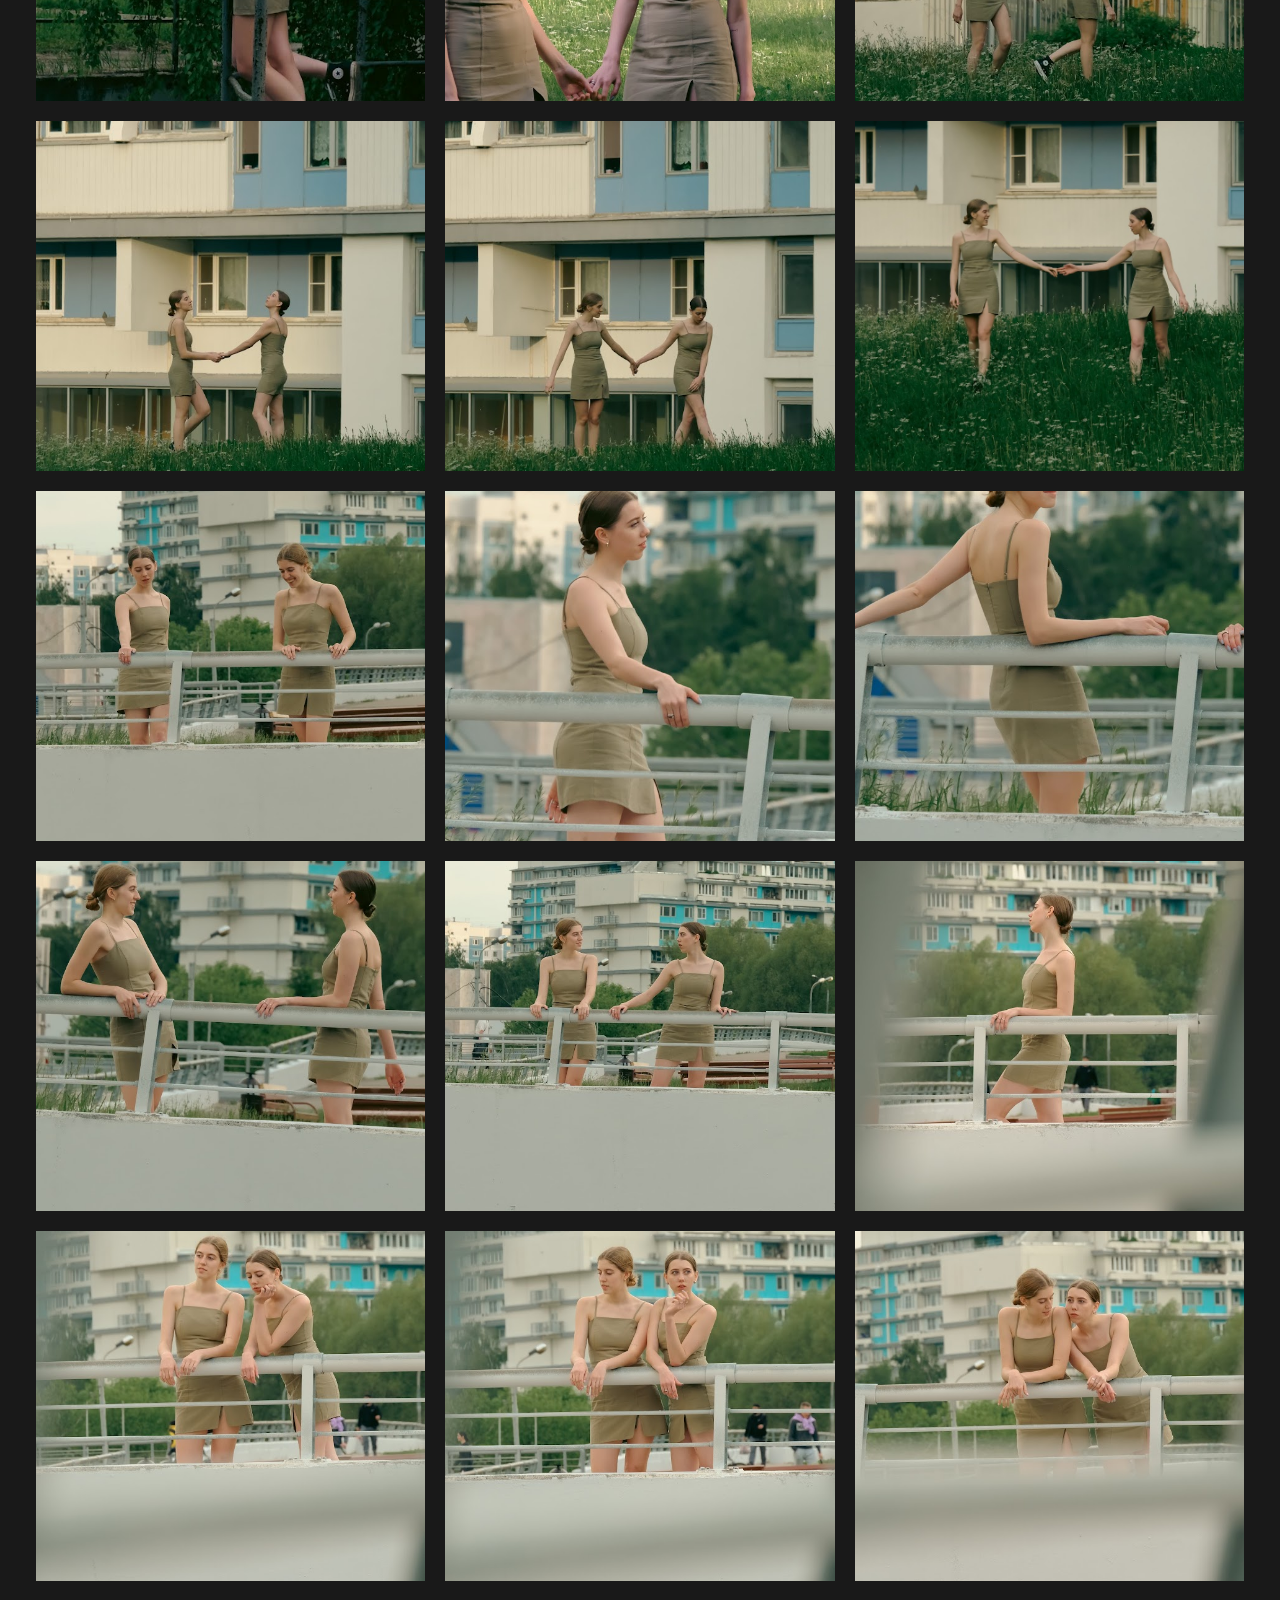
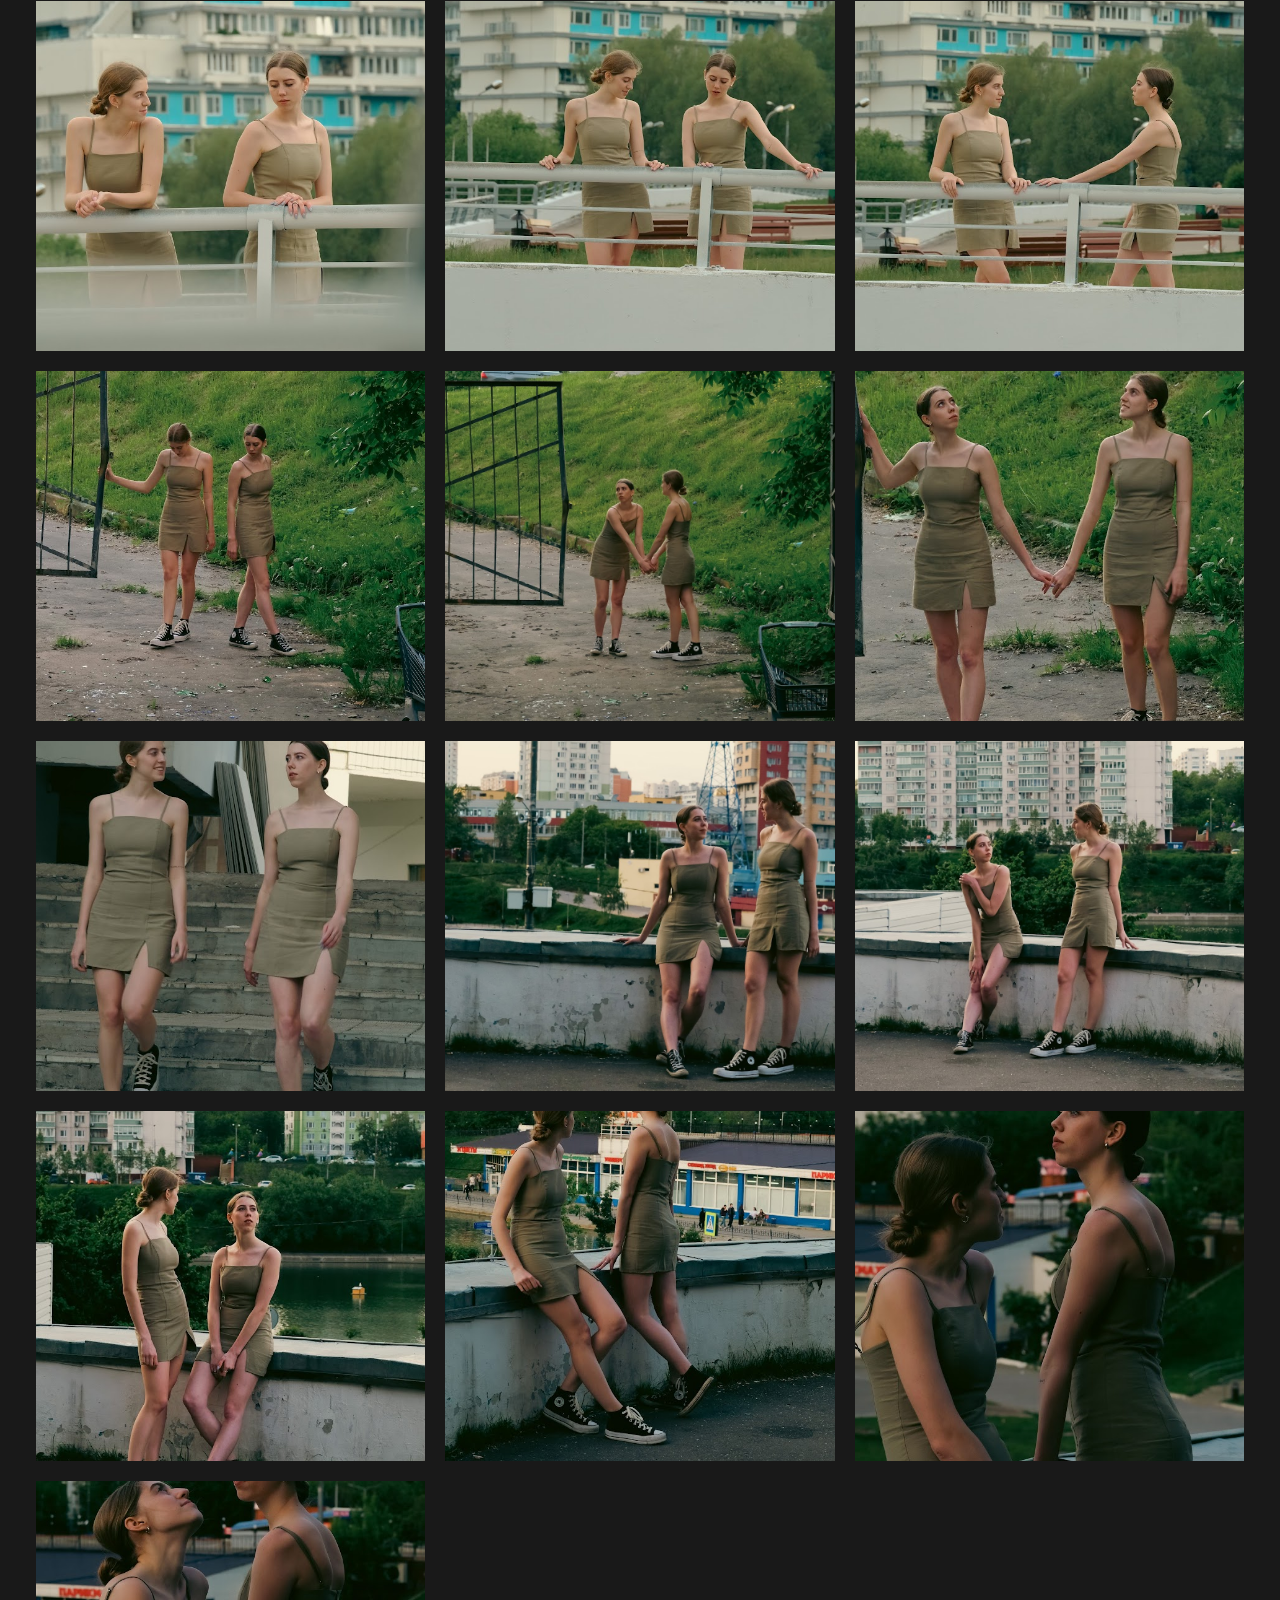
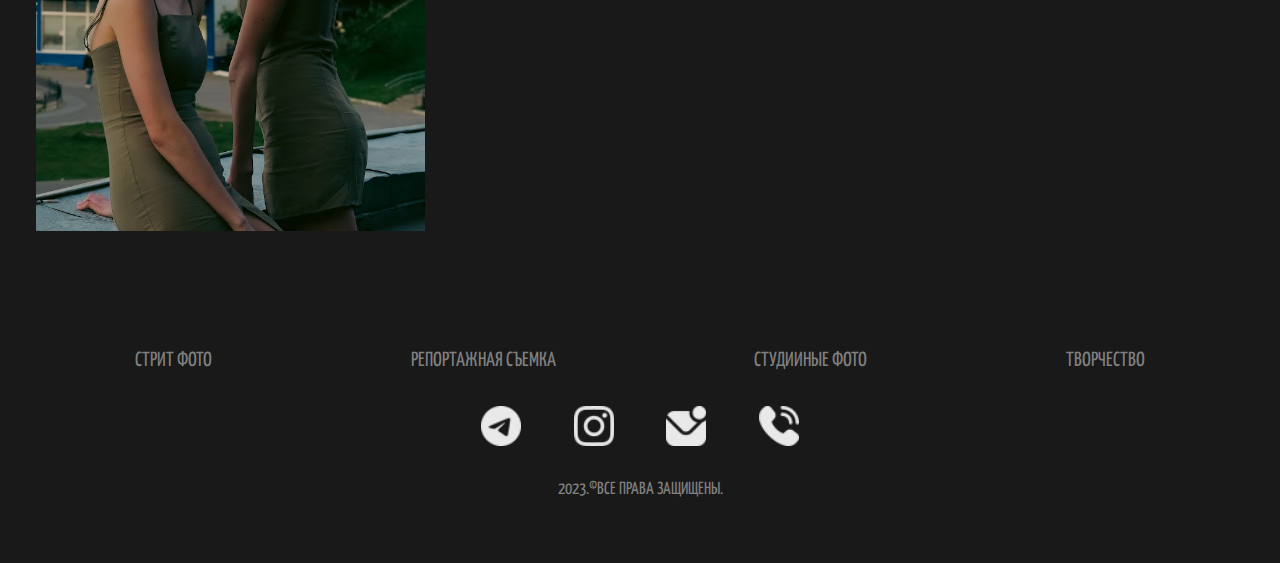
<file: street.html>
<!DOCTYPE html>
<html lang="en">
   <head>
   <meta charset="UTF-8">
   <meta http-equiv="X-UA-Compatible" content="IE=edge">
   <meta name="viewport" content="width=device-width, initial-scale=1.0">
   <link rel="shortcut icon" href="img/main-logo.jpg" type="image/x-icon">
   <link rel="stylesheet" href="https://cdn.jsdelivr.net/npm/swiper@9/swiper-bundle.min.css"/>
   <link rel="stylesheet" href="css/style.min.css">
   <title>STREET PHOTOS</title>
</head>
<body>
   <div class="preloader">
      <div class="preloader__text">Егор Гончаров</div>
   </div>
   <header id="header" class="header lock-padding">
      <div class="header__container">
         <div class="header__row">
            <div class="header__logo">
               <a href="index.html"><img src="img/logo.jpg" alt=""></a>
            </div>
            <div class="header__span"></div>
            <div class="header__menu menu">
               <div class="menu__body">
                  <ul class="menu__list">
                     <li><a href="index.html" class="menu__link">Главная</a></li>
                     <li><a href="backstage.html" class="menu__link">Репортажная съёмка</a></li>
                     <li><a href="studio.html" class="menu__link">Студийные фото</a></li>
                     <li><a href="creation.html" class="menu__link">Творчество</a></li>
                  </ul>
               </div>
            </div>
            <div class="header__callback">
               <a href="tel:89806768095" class="header__phone"><span>8-980-676-80-95</span></a>
               <a href="tel:89806768095"><img src="img/phone.png" alt=""></a>
            </div>
            <div class="header__burger">
               <span></span>
            </div>
         </div>
      </div>
   </header>
      <main class="wrapperr">
         <section class="street">
            <h1 class="street__title">Street Photos</h1>
         </section>
         <div class="button">
            <a href="tel:89806768095" class="button__link"><span>Заказать</span></a>
         </div>
         <section class="galerea">
            <div class="galerea__container">
               <div class="galerea__row">
                  <div class="galerea__column">
                     <div class="galerea__item">
                        <a href="img/streat/01.jpg" data-fslightbox="gallery"><img src="img/streat/01.jpg" alt=""></a>
                     </div>
                  </div>
                  <div class="galerea__column">
                     <div class="galerea__item">
                        <a href="img/streat/02.jpg" data-fslightbox="gallery"><img src="img/streat/02.jpg" alt=""></a>
                     </div>
                  </div>
                  <div class="galerea__column">
                     <div class="galerea__item">
                        <a href="img/streat/03.jpg" data-fslightbox="gallery"><img src="img/streat/03.jpg" alt=""></a>
                     </div>
                  </div>
               </div>
               <div class="galerea__row">
                  <div class="galerea__column">
                     <div class="galerea__item">
                        <a href="img/streat/04.jpg" data-fslightbox="gallery"><img src="img/streat/04.jpg" alt=""></a>
                     </div>
                  </div>
                  <div class="galerea__column">
                     <div class="galerea__item">
                        <a href="img/streat/05.jpg" data-fslightbox="gallery"><img src="img/streat/05.jpg" alt=""></a>
                     </div>
                  </div>
                  <div class="galerea__column">
                     <div class="galerea__item">
                        <a href="img/streat/06.jpg" data-fslightbox="gallery"><img src="img/streat/06.jpg" alt=""></a>
                     </div>
                  </div>
               </div>
               <div class="galerea__row">
                  <div class="galerea__column">
                     <div class="galerea__item">
                        <a href="img/streat/07.jpg" data-fslightbox="gallery"><img src="img/streat/07.jpg" alt=""></a>
                     </div>
                  </div>
                  <div class="galerea__column">
                     <div class="galerea__item">
                        <a href="img/streat/08.jpg" data-fslightbox="gallery"><img src="img/streat/08.jpg" alt=""></a>
                     </div>
                  </div>
                  <div class="galerea__column">
                     <div class="galerea__item">
                        <a href="img/streat/09.jpg" data-fslightbox="gallery"><img src="img/streat/09.jpg" alt=""></a>
                     </div>
                  </div>
               </div>
               <div class="galerea__row">
                  <div class="galerea__column">
                     <div class="galerea__item">
                        <a href="img/streat/010.jpg" data-fslightbox="gallery"><img src="img/streat/010.jpg" alt=""></a>
                     </div>
                  </div>
                  <div class="galerea__column">
                     <div class="galerea__item">
                        <a href="img/streat/011.jpg" data-fslightbox="gallery"><img src="img/streat/011.jpg" alt=""></a>
                     </div>
                  </div>
                  <div class="galerea__column">
                     <div class="galerea__item">
                        <a href="img/streat/012.jpg" data-fslightbox="gallery"><img src="img/streat/012.jpg" alt=""></a>
                     </div>
                  </div>
               </div>
               <div class="galerea__row">
                  <div class="galerea__column">
                     <div class="galerea__item">
                        <a href="img/streat/013.jpg" data-fslightbox="gallery"><img src="img/streat/013.jpg" alt=""></a>
                     </div>
                  </div>
                  <div class="galerea__column">
                     <div class="galerea__item">
                        <a href="img/streat/014.jpg" data-fslightbox="gallery"><img src="img/streat/014.jpg" alt=""></a>
                     </div>
                  </div>
                  <div class="galerea__column">
                     <div class="galerea__item">
                        <a href="img/streat/015.jpg" data-fslightbox="gallery"><img src="img/streat/015.jpg" alt=""></a>
                     </div>
                  </div>
               </div>
               <div class="galerea__row">
                  <div class="galerea__column">
                     <div class="galerea__item">
                        <a href="img/streat/016.jpg" data-fslightbox="gallery"><img src="img/streat/016.jpg" alt=""></a>
                     </div>
                  </div>
                  <div class="galerea__column">
                     <div class="galerea__item">
                        <a href="img/streat/017.jpg" data-fslightbox="gallery"><img src="img/streat/017.jpg" alt=""></a>
                     </div>
                  </div>
                  <div class="galerea__column">
                     <div class="galerea__item">
                        <a href="img/streat/018.jpg" data-fslightbox="gallery"><img src="img/streat/018.jpg" alt=""></a>
                     </div>
                  </div>
               </div>
               <div class="galerea__row">
                  <div class="galerea__column">
                     <div class="galerea__item">
                        <a href="img/streat/019.jpg" data-fslightbox="gallery"><img src="img/streat/019.jpg" alt=""></a>
                     </div>
                  </div>
                  <div class="galerea__column">
                     <div class="galerea__item">
                        <a href="img/streat/020.jpg" data-fslightbox="gallery"><img src="img/streat/020.jpg" alt=""></a>
                     </div>
                  </div>
                  <div class="galerea__column">
                     <div class="galerea__item">
                        <a href="img/streat/021.jpg" data-fslightbox="gallery"><img src="img/streat/021.jpg" alt=""></a>
                     </div>
                  </div>
               </div>
               <div class="galerea__row">
                  <div class="galerea__column">
                     <div class="galerea__item">
                        <a href="img/streat/022.jpg" data-fslightbox="gallery"><img src="img/streat/022.jpg" alt=""></a>
                     </div>
                  </div>
                  <div class="galerea__column">
                     <div class="galerea__item">
                        <a href="img/streat/023.jpg" data-fslightbox="gallery"><img src="img/streat/023.jpg" alt=""></a>
                     </div>
                  </div>
                  <div class="galerea__column">
                     <div class="galerea__item">
                        <a href="img/streat/024.jpg" data-fslightbox="gallery"><img src="img/streat/024.jpg" alt=""></a>
                     </div>
                  </div>
               </div>
               <div class="galerea__row">
                  <div class="galerea__column">
                     <div class="galerea__item">
                        <a href="img/streat/025.jpg" data-fslightbox="gallery"><img src="img/streat/025.jpg" alt=""></a>
                     </div>
                  </div>
                  <div class="galerea__column">
                     <div class="galerea__item">
                        <a href="img/streat/026.jpg" data-fslightbox="gallery"><img src="img/streat/026.jpg" alt=""></a>
                     </div>
                  </div>
                  <div class="galerea__column">
                     <div class="galerea__item">
                        <a href="img/streat/029.jpg" data-fslightbox="gallery"><img src="img/streat/029.jpg" alt=""></a>
                     </div>
                  </div>
               </div>
               <div class="galerea__row">
                  <div class="galerea__column">
                     <div class="galerea__item">
                        <a href="img/streat/030.jpg" data-fslightbox="gallery"><img src="img/streat/030.jpg" alt=""></a>
                     </div>
                  </div>
                  <div class="galerea__column">
                     <div class="galerea__item">
                        <a href="img/streat/031.jpg" data-fslightbox="gallery"><img src="img/streat/031.jpg" alt=""></a>
                     </div>
                  </div>
                  <div class="galerea__column">
                     <div class="galerea__item">
                        <a href="img/streat/055.jpg" data-fslightbox="gallery"><img src="img/streat/055.jpg" alt=""></a>
                     </div>
                  </div>
               </div>
               <div class="galerea__row">
                  <div class="galerea__column">
                     <div class="galerea__item">
                        <a href="img/streat/034.jpg" data-fslightbox="gallery"><img src="img/streat/034.jpg" alt=""></a>
                     </div>
                  </div>
                  <div class="galerea__column">
                     <div class="galerea__item">
                        <a href="img/streat/035.jpg" data-fslightbox="gallery"><img src="img/streat/035.jpg" alt=""></a>
                     </div>
                  </div>
                  <div class="galerea__column">
                     <div class="galerea__item">
                        <a href="img/streat/037.jpg" data-fslightbox="gallery"><img src="img/streat/037.jpg" alt=""></a>
                     </div>
                  </div>
               </div>
               <div class="galerea__row">
                  <div class="galerea__column">
                     <div class="galerea__item">
                        <a href="img/streat/038.jpg" data-fslightbox="gallery"><img src="img/streat/038.jpg" alt=""></a>
                     </div>
                  </div>
                  <div class="galerea__column">
                     <div class="galerea__item">
                        <a href="img/streat/039.jpg" data-fslightbox="gallery"><img src="img/streat/039.jpg" alt=""></a>
                     </div>
                  </div>
                  <div class="galerea__column">
                     <div class="galerea__item">
                        <a href="img/streat/040.jpg" data-fslightbox="gallery"><img src="img/streat/040.jpg" alt=""></a>
                     </div>
                  </div>
               </div>
               <div class="galerea__row">
                  <div class="galerea__column">
                     <div class="galerea__item">
                        <a href="img/streat/041.jpg" data-fslightbox="gallery"><img src="img/streat/041.jpg" alt=""></a>
                     </div>
                  </div>
                  <div class="galerea__column">
                     <div class="galerea__item">
                        <a href="img/streat/042.jpg" data-fslightbox="gallery"><img src="img/streat/042.jpg" alt=""></a>
                     </div>
                  </div>
                  <div class="galerea__column">
                     <div class="galerea__item">
                        <a href="img/streat/043.jpg" data-fslightbox="gallery"><img src="img/streat/043.jpg" alt=""></a>
                     </div>
                  </div>
               </div>
               <div class="galerea__row">
                  <div class="galerea__column">
                     <div class="galerea__item">
                        <a href="img/streat/044.jpg" data-fslightbox="gallery"><img src="img/streat/044.jpg" alt=""></a>
                     </div>
                  </div>
                  <div class="galerea__column">
                     <div class="galerea__item">
                        <a href="img/streat/045.jpg" data-fslightbox="gallery"><img src="img/streat/045.jpg" alt=""></a>
                     </div>
                  </div>
                  <div class="galerea__column">
                     <div class="galerea__item">
                        <a href="img/streat/046.jpg" data-fslightbox="gallery"><img src="img/streat/046.jpg" alt=""></a>
                     </div>
                  </div>
               </div>
               <div class="galerea__row">
                  <div class="galerea__column">
                     <div class="galerea__item">
                        <a href="img/streat/047.jpg" data-fslightbox="gallery"><img src="img/streat/047.jpg" alt=""></a>
                     </div>
                  </div>
                  <div class="galerea__column">
                     <div class="galerea__item">
                        <a href="img/streat/048.jpg" data-fslightbox="gallery"><img src="img/streat/048.jpg" alt=""></a>
                     </div>
                  </div>
                  <div class="galerea__column">
                     <div class="galerea__item">
                        <a href="img/streat/049.jpg" data-fslightbox="gallery"><img src="img/streat/049.jpg" alt=""></a>
                     </div>
                  </div>
               </div>
               <div class="galerea__row">
                  <div class="galerea__column">
                     <div class="galerea__item">
                        <a href="img/streat/050.jpg" data-fslightbox="gallery"><img src="img/streat/050.jpg" alt=""></a>
                     </div>
                  </div>
                  <div class="galerea__column">
                     <div class="galerea__item">
                        <a href="img/streat/051.jpg" data-fslightbox="gallery"><img src="img/streat/051.jpg" alt=""></a>
                     </div>
                  </div>
                  <div class="galerea__column">
                     <div class="galerea__item">
                        <a href="img/streat/052.jpg" data-fslightbox="gallery"><img src="img/streat/052.jpg" alt=""></a>
                     </div>
                  </div>
               </div>
               <div class="galerea__row">
                  <div class="galerea__column">
                     <div class="galerea__item">
                        <a href="img/streat/053.jpg" data-fslightbox="gallery"><img src="img/streat/053.jpg" alt=""></a>
                     </div>
                  </div>
                  <div class="galerea__column">
                     <div class="galerea__item">
                        <a href="img/streat/054.jpg" data-fslightbox="gallery"><img src="img/streat/054.jpg" alt=""></a>
                     </div>
                  </div>
                  <div class="galerea__column">
                     <div class="galerea__item">
                        <a href="img/streat/055.jpg" data-fslightbox="gallery"><img src="img/streat/055.jpg" alt=""></a>
                     </div>
                  </div>
               </div>
               <div class="galerea__row">
                  <div class="galerea__column">
                     <div class="galerea__item">
                        <a href="img/streat/056.jpg" data-fslightbox="gallery"><img src="img/streat/056.jpg" alt=""></a>
                     </div>
                  </div>
                  <div class="galerea__column">
                     <div class="galerea__item">
                        <a href="img/streat/057.jpg" data-fslightbox="gallery"><img src="img/streat/057.jpg" alt=""></a>
                     </div>
                  </div>
                  <div class="galerea__column">
                     <div class="galerea__item">
                        <a href="img/streat/058.jpg" data-fslightbox="gallery"><img src="img/streat/058.jpg" alt=""></a>
                     </div>
                  </div>
               </div>
               <div class="galerea__row">
                  <div class="galerea__column">
                     <div class="galerea__item">
                        <a href="img/streat/059.jpg" data-fslightbox="gallery"><img src="img/streat/059.jpg" alt=""></a>
                     </div>
                  </div>
                  <div class="galerea__column">
                     <div class="galerea__item">
                        <a href="img/streat/060.jpg" data-fslightbox="gallery"><img src="img/streat/060.jpg" alt=""></a>
                     </div>
                  </div>
                  <div class="galerea__column">
                     <div class="galerea__item">
                        <a href="img/streat/061.jpg" data-fslightbox="gallery"><img src="img/streat/061.jpg" alt=""></a>
                     </div>
                  </div>
               </div>
               <div class="galerea__row">
                  <div class="galerea__column">
                     <div class="galerea__item">
                        <a href="img/streat/062.jpg" data-fslightbox="gallery"><img src="img/streat/062.jpg" alt=""></a>
                     </div>
                  </div>
                  <div class="galerea__column">
                     <div class="galerea__item">
                        <a href="img/streat/063.jpg" data-fslightbox="gallery"><img src="img/streat/063.jpg" alt=""></a>
                     </div>
                  </div>
                  <div class="galerea__column">
                     <div class="galerea__item">
                        <a href="img/streat/064.jpg" data-fslightbox="gallery"><img src="img/streat/064.jpg" alt=""></a>
                     </div>
                  </div>
               </div>
               <div class="galerea__row">
                  <div class="galerea__column">
                     <div class="galerea__item">
                        <a href="img/streat/065.jpg" data-fslightbox="gallery"><img src="img/streat/065.jpg" alt=""></a>
                     </div>
                  </div>
                  <div class="galerea__column">
                     <div class="galerea__item">
                        <a href="img/streat/066.jpg" data-fslightbox="gallery"><img src="img/streat/066.jpg" alt=""></a>
                     </div>
                  </div>
                  <div class="galerea__column">
                     <div class="galerea__item">
                        <a href="img/streat/067.jpg" data-fslightbox="gallery"><img src="img/streat/067.jpg" alt=""></a>
                     </div>
                  </div>
               </div>
               <div class="galerea__row">
                  <div class="galerea__column">
                     <div class="galerea__item">
                        <a href="img/streat/068.jpg" data-fslightbox="gallery"><img src="img/streat/068.jpg" alt=""></a>
                     </div>
                  </div>
                  <div class="galerea__column">
                     <div class="galerea__item">
                        <a href="img/streat/069.jpg" data-fslightbox="gallery"><img src="img/streat/069.jpg" alt=""></a>
                     </div>
                  </div>
                  <div class="galerea__column">
                     <div class="galerea__item">
                        <a href="img/streat/070.jpg" data-fslightbox="gallery"><img src="img/streat/070.jpg" alt=""></a>
                     </div>
                  </div>
               </div>
               <div class="galerea__row">
                  <div class="galerea__column">
                     <div class="galerea__item">
                        <a href="img/streat/071.jpg" data-fslightbox="gallery"><img src="img/streat/071.jpg" alt=""></a>
                     </div>
                  </div>
                  <div class="galerea__column">
                     <div class="galerea__item">
                        <a href="img/streat/072.jpg" data-fslightbox="gallery"><img src="img/streat/072.jpg" alt=""></a>
                     </div>
                  </div>
                  <div class="galerea__column">
                     <div class="galerea__item">
                        <a href="img/streat/073.jpg" data-fslightbox="gallery"><img src="img/streat/073.jpg" alt=""></a>
                     </div>
                  </div>
               </div>
               <div class="galerea__row">
                  <div class="galerea__column">
                     <div class="galerea__item">
                        <a href="img/streat/074.jpg" data-fslightbox="gallery"><img src="img/streat/074.jpg" alt=""></a>
                     </div>
                  </div>
                  <div class="galerea__column">
                     <div class="galerea__item">
                        <a href="img/streat/075.jpg" data-fslightbox="gallery"><img src="img/streat/075.jpg" alt=""></a>
                     </div>
                  </div>
                  <div class="galerea__column">
                     <div class="galerea__item">
                        <a href="img/streat/076.jpg" data-fslightbox="gallery"><img src="img/streat/076.jpg" alt=""></a>
                     </div>
                  </div>
               </div>
               <div class="galerea__row">
                  <div class="galerea__column">
                     <div class="galerea__item">
                        <a href="img/streat/077.jpg" data-fslightbox="gallery"><img src="img/streat/077.jpg" alt=""></a>
                     </div>
                  </div>
                  <div class="galerea__column">
                     <div class="galerea__item">
                        <a href="img/streat/078.jpg" data-fslightbox="gallery"><img src="img/streat/078.jpg" alt=""></a>
                     </div>
                  </div>
                  <div class="galerea__column">
                     <div class="galerea__item">
                        <a href="img/streat/079.jpg" data-fslightbox="gallery"><img src="img/streat/079.jpg" alt=""></a>
                     </div>
                  </div>
               </div>
               <div class="galerea__row">
                  <div class="galerea__column">
                     <div class="galerea__item">
                        <a href="img/streat/080.jpg" data-fslightbox="gallery"><img src="img/streat/080.jpg" alt=""></a>
                     </div>
                  </div>
                  <div class="galerea__column">
                     <div class="galerea__item">
                        <a href="img/streat/081.jpg" data-fslightbox="gallery"><img src="img/streat/081.jpg" alt=""></a>
                     </div>
                  </div>
                  <div class="galerea__column">
                     <div class="galerea__item">
                        <a href="img/streat/082.jpg" data-fslightbox="gallery"><img src="img/streat/082.jpg" alt=""></a>
                     </div>
                  </div>
               </div>
               <div class="galerea__row">
                  <div class="galerea__column">
                     <div class="galerea__item">
                        <a href="img/streat/083.jpg" data-fslightbox="gallery"><img src="img/streat/083.jpg" alt=""></a>
                     </div>
                  </div>
                  <div class="galerea__column">
                     <div class="galerea__item">
                        <a href="img/streat/084.jpg" data-fslightbox="gallery"><img src="img/streat/084.jpg" alt=""></a>
                     </div>
                  </div>
                  <div class="galerea__column">
                     <div class="galerea__item">
                        <a href="img/streat/085.jpg" data-fslightbox="gallery"><img src="img/streat/085.jpg" alt=""></a>
                     </div>
                  </div>
               </div>
               <div class="galerea__row">
                  <div class="galerea__column">
                     <div class="galerea__item">
                        <a href="img/streat/086.jpg" data-fslightbox="gallery"><img src="img/streat/086.jpg" alt=""></a>
                     </div>
                  </div>
                  <div class="galerea__column">
                     <div class="galerea__item">
                        <a href="img/streat/087.jpg" data-fslightbox="gallery"><img src="img/streat/087.jpg" alt=""></a>
                     </div>
                  </div>
                  <div class="galerea__column">
                     <div class="galerea__item">
                        <a href="img/streat/088.jpg" data-fslightbox="gallery"><img src="img/streat/088.jpg" alt=""></a>
                     </div>
                  </div>
               </div>
               <div class="galerea__row">
                  <div class="galerea__column">
                     <div class="galerea__item">
                        <a href="img/streat/089.jpg" data-fslightbox="gallery"><img src="img/streat/089.jpg" alt=""></a>
                     </div>
                  </div>
                  <div class="galerea__column">
                     <div class="galerea__item">
                        <a href="img/streat/090.jpg" data-fslightbox="gallery"><img src="img/streat/090.jpg" alt=""></a>
                     </div>
                  </div>
                  <div class="galerea__column">
                     <div class="galerea__item">
                        <a href="img/streat/091.jpg" data-fslightbox="gallery"><img src="img/streat/091.jpg" alt=""></a>
                     </div>
                  </div>
               </div>
               <div class="galerea__row">
                  <div class="galerea__column">
                     <div class="galerea__item">
                        <a href="img/streat/093.jpg" data-fslightbox="gallery"><img src="img/streat/093.jpg" alt=""></a>
                     </div>
                  </div>
                  <div class="galerea__column">
                     <div class="galerea__item">
                        <a href="img/streat/094.jpg" data-fslightbox="gallery"><img src="img/streat/094.jpg" alt=""></a>
                     </div>
                  </div>
                  <div class="galerea__column">
                     <div class="galerea__item">
                        <a href="img/streat/095.jpg" data-fslightbox="gallery"><img src="img/streat/095.jpg" alt=""></a>
                     </div>
                  </div>
               </div>
               <div class="galerea__row">
                  <div class="galerea__column">
                     <div class="galerea__item">
                        <a href="img/streat/096.jpg" data-fslightbox="gallery"><img src="img/streat/096.jpg" alt=""></a>
                     </div>
                  </div>
                  <div class="galerea__column">
                     <div class="galerea__item">
                        <a href="img/streat/097.jpg" data-fslightbox="gallery"><img src="img/streat/097.jpg" alt=""></a>
                     </div>
                  </div>
                  <div class="galerea__column">
                     <div class="galerea__item">
                        <a href="img/streat/098.jpg" data-fslightbox="gallery"><img src="img/streat/098.jpg" alt=""></a>
                     </div>
                  </div>
               </div>
               <div class="galerea__row">
                  <div class="galerea__column">
                     <div class="galerea__item">
                        <a href="img/streat/099.jpg" data-fslightbox="gallery"><img src="img/streat/099.jpg" alt=""></a>
                     </div>
                  </div>
                  <div class="galerea__column">
                     <div class="galerea__item">
                        <a href="img/streat/0100.jpg" data-fslightbox="gallery"><img src="img/streat/0100.jpg" alt=""></a>
                     </div>
                  </div>
                  <div class="galerea__column">
                     <div class="galerea__item">
                        <a href="img/streat/0101.jpg" data-fslightbox="gallery"><img src="img/streat/0101.jpg" alt=""></a>
                     </div>
                  </div>
               </div>
               <div class="galerea__row">
                  <div class="galerea__column">
                     <div class="galerea__item">
                        <a href="img/streat/0102.jpg" data-fslightbox="gallery"><img src="img/streat/0102.jpg" alt=""></a>
                     </div>
                  </div>
                  <div class="galerea__column">
                     <div class="galerea__item">
                        <a href="img/streat/0103.jpg" data-fslightbox="gallery"><img src="img/streat/0103.jpg" alt=""></a>
                     </div>
                  </div>
                  <div class="galerea__column">
                     <div class="galerea__item">
                        <a href="img/streat/0104.jpg" data-fslightbox="gallery"><img src="img/streat/0104.jpg" alt=""></a>
                     </div>
                  </div>
               </div>
               <div class="galerea__row">
                  <div class="galerea__column">
                     <div class="galerea__item">
                        <a href="img/streat/0105.jpg" data-fslightbox="gallery"><img src="img/streat/0105.jpg" alt=""></a>
                     </div>
                  </div>

               </div>
            </div>
         </section>

      </main>
      <div id="popup" class="popup">
         <div class="popup__body">
            <div class="popup__content">
               <div class="close-popup"></div>
               <div class="popup__text">cloud.37@mail.ru</div>
            </div>
         </div>
      </div>
      <a class="up-down-btn" title="Наверх"></a>  
   <footer class="footer">
   <div class="footer__container">
      <div class="footer__up up-footer">
         <div class="up-footer__row">
            <a href="street.html" class="up-footer__link"><span>Стрит фото</span></a>
            <a href="backstage.html" class="up-footer__link"><span>Репортажная съёмка</span></a>
            <a href="studio.html" class="up-footer__link"><span>Студийные фото</span></a>
            <a href="creation.html" class="up-footer__link"><span>Творчество</span></a>
         </div>
      </div>
      <div class="footer__down down-footer">
         <div class="down-footer__row">
            <div class="down-footer__body">
               <div class="down-footer__img">
                  <a href="https://t.me/photosgoncharovskiy"><img src="img/footer/01.png" alt=""></a>
               </div>
               <div class="down-footer__img">
                  <a href="https://instagram.com/egno_photos?igshid=YmMyMTA2M2Y="><img src="img/footer/02.png" alt=""></a>
               </div>
               <div class="down-footer__img">
                  <a href="#popup" class="popup-link"><img src="img/footer/03.png" alt=""></a>
               </div>
               <div class="down-footer__img">
                  <a href="tel:89806768095"><img src="img/footer/04.png" alt=""></a>
               </div>
            </div>
            <div class="down-footer__polic">
               <span>2023.©Все права защищены.</span>
            </div>          
         </div>
      </div>
   </div>
   
</footer>
	<script src="https://code.jquery.com/jquery-3.4.1.min.js"></script>
   <script src="https://cdn.jsdelivr.net/npm/swiper@9/swiper-bundle.min.js"></script>
   <script src="js/fslightbox.js"></script>
   <script src="js/app.min.js"></script>
</body>
</html>
</file>
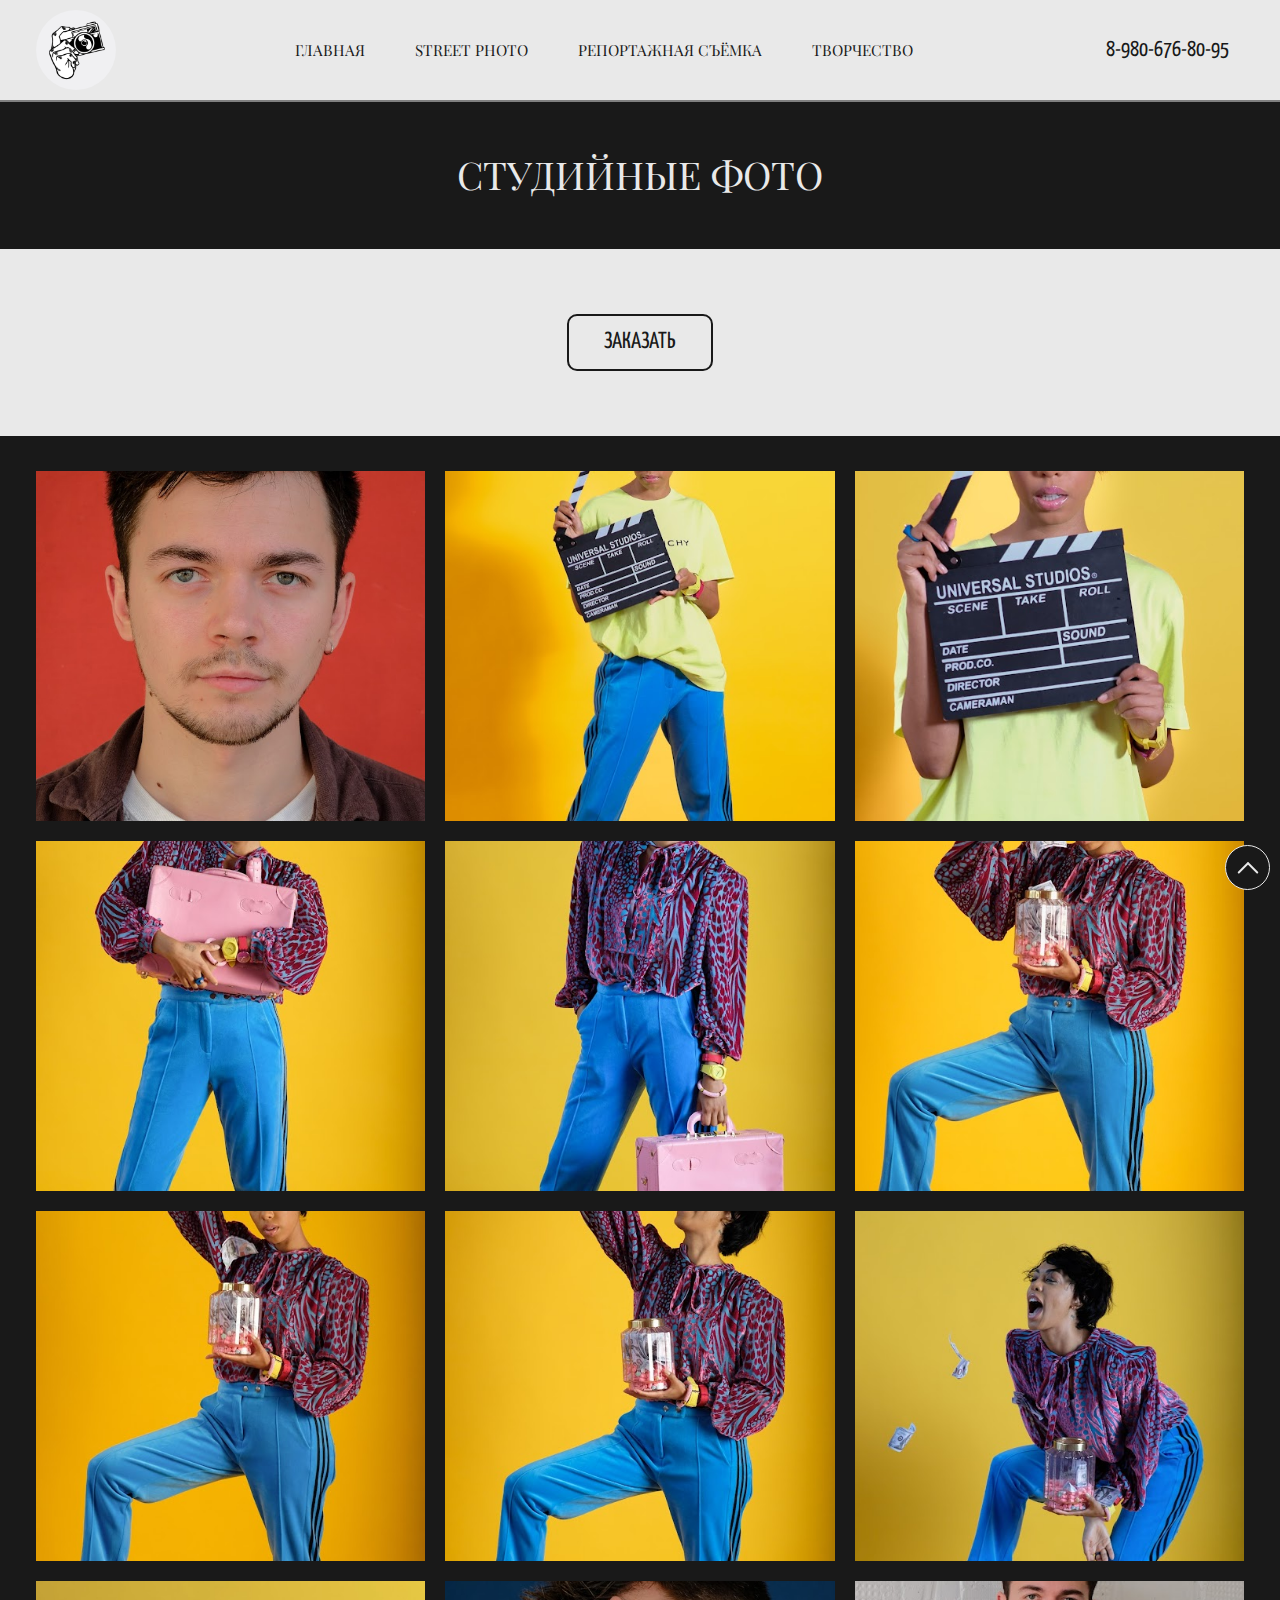
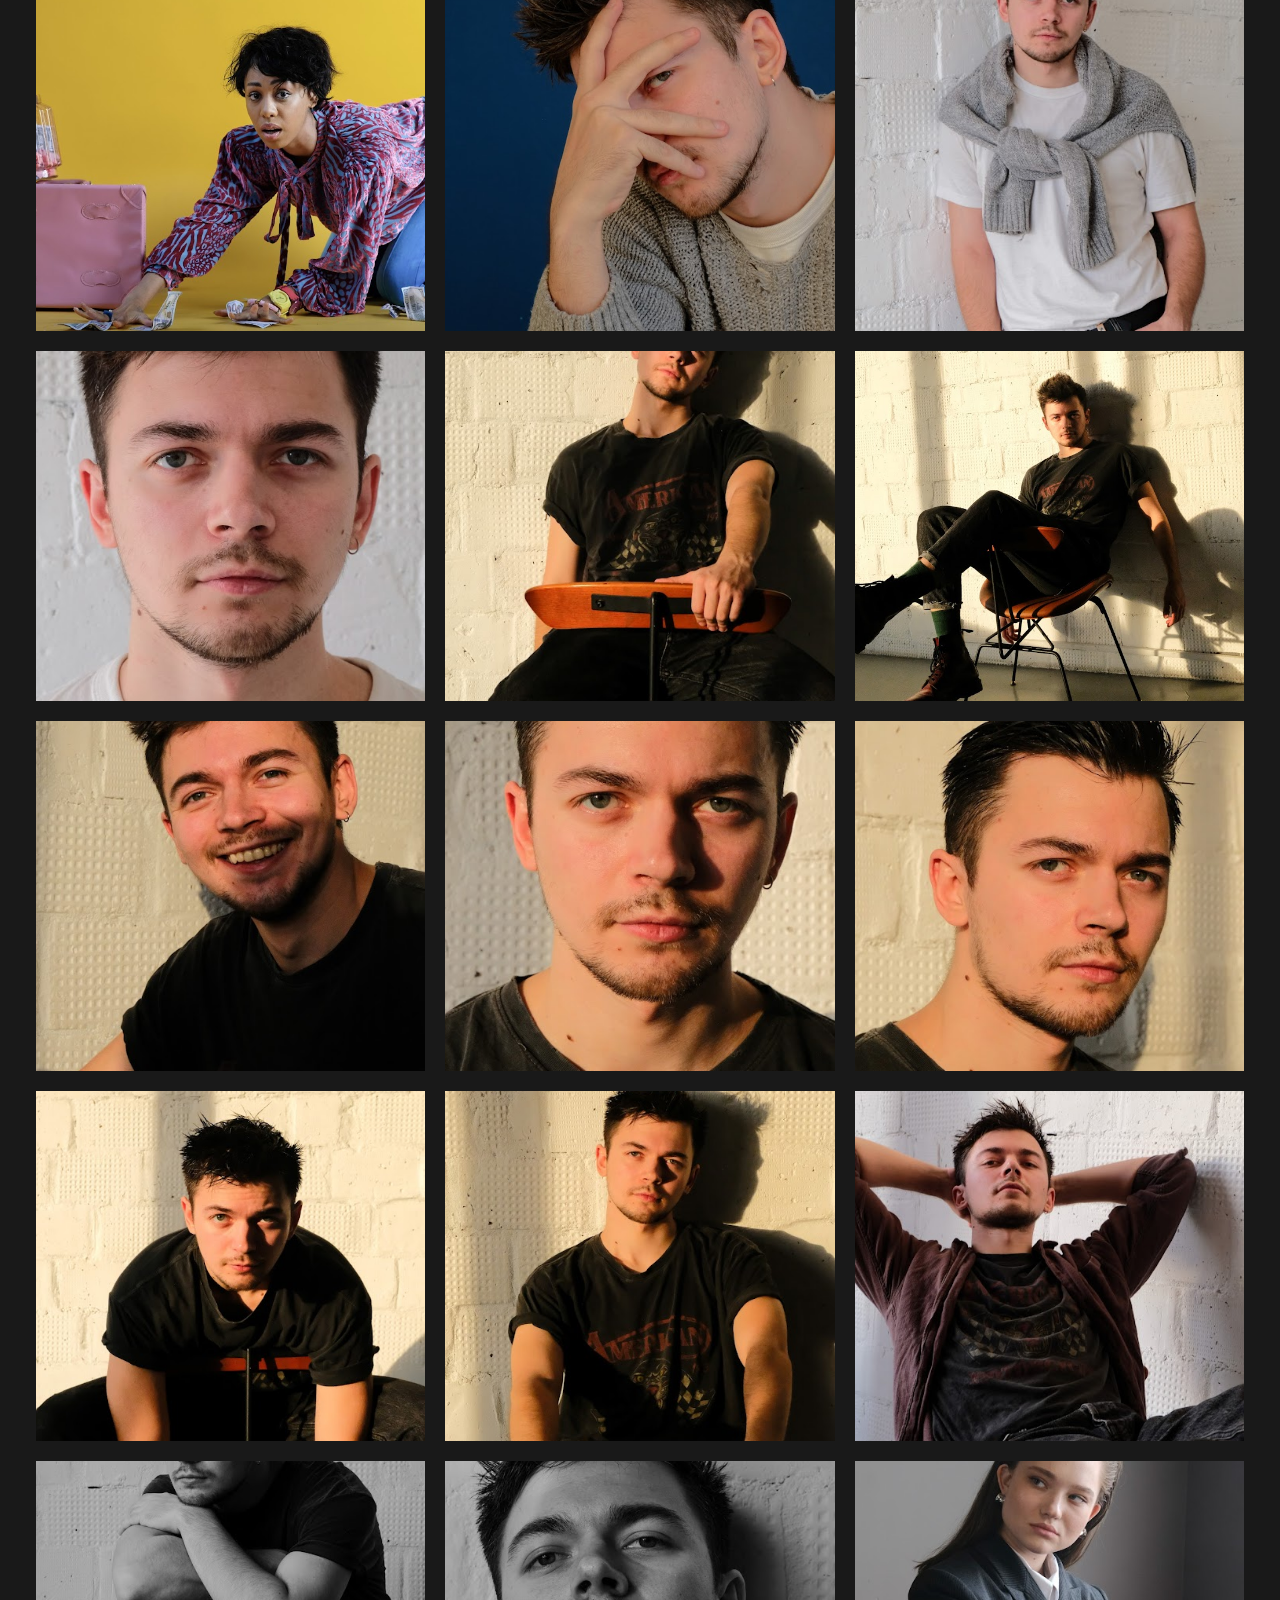
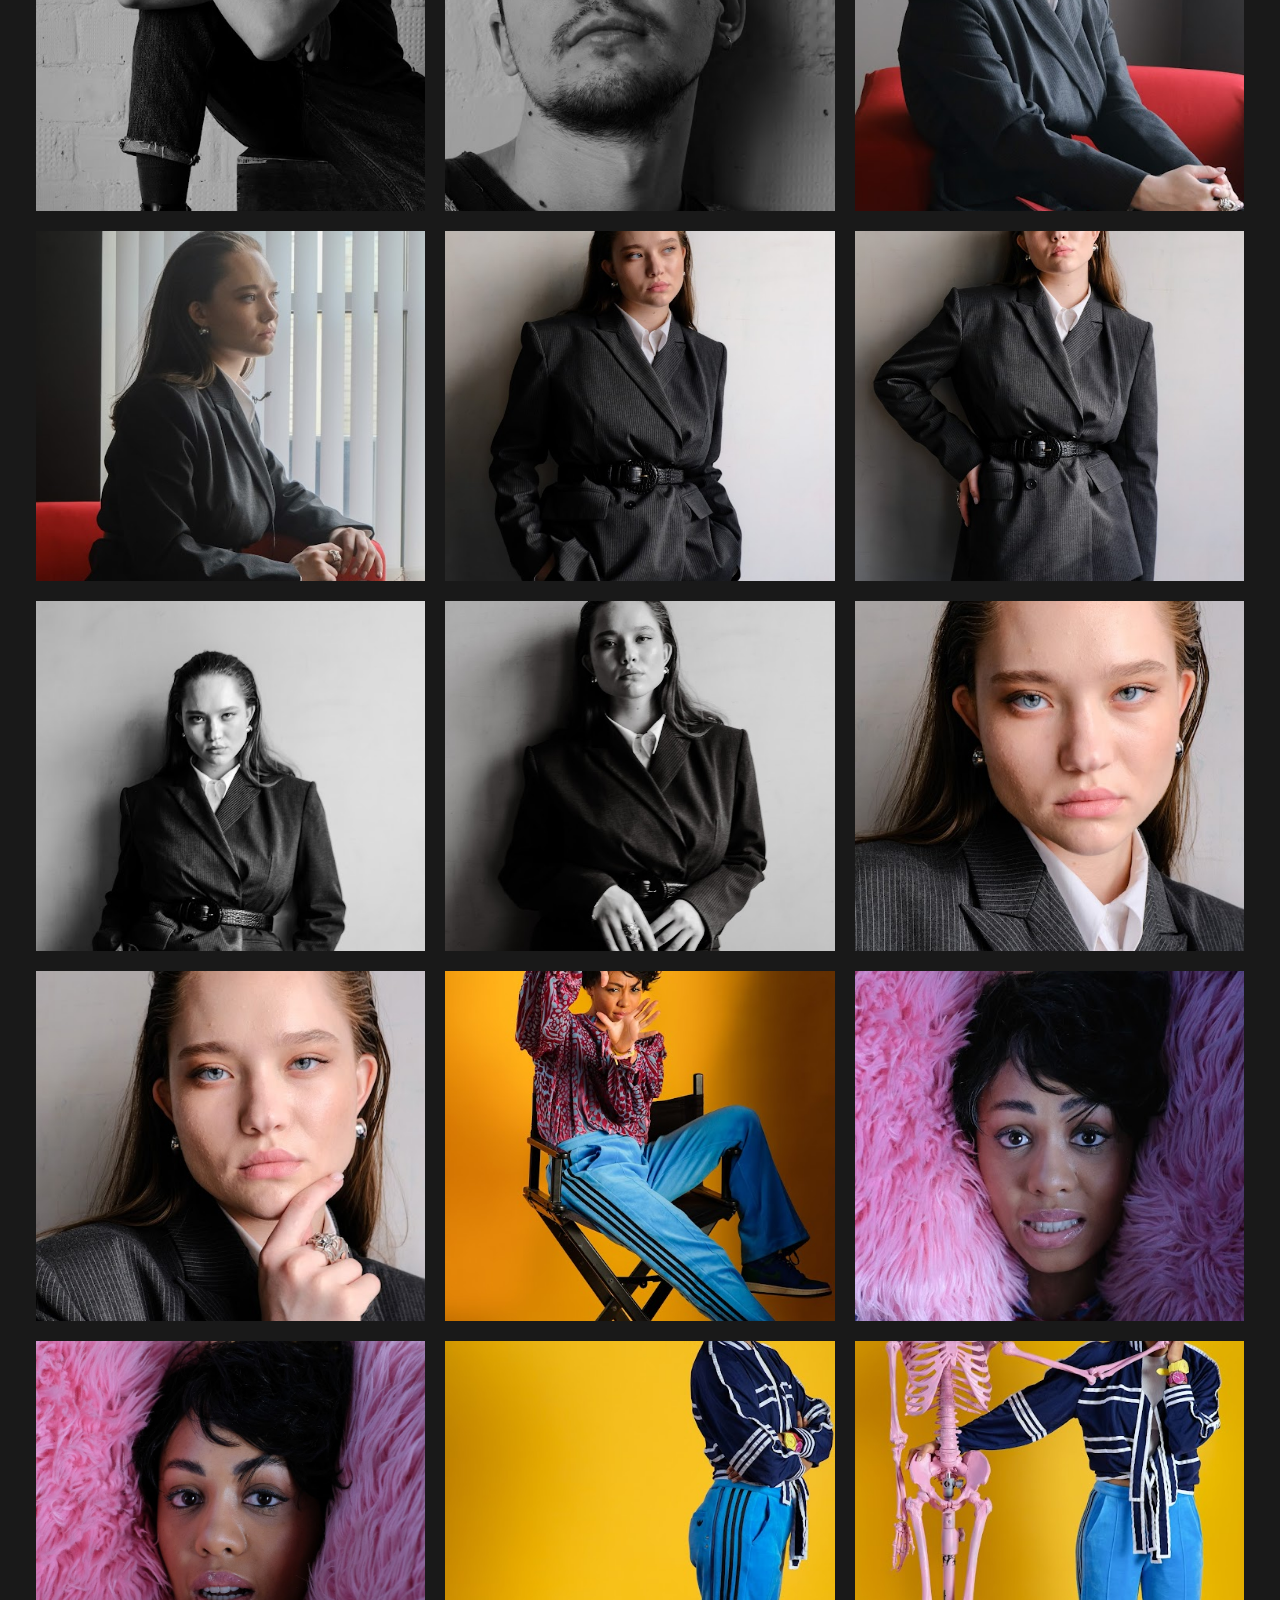
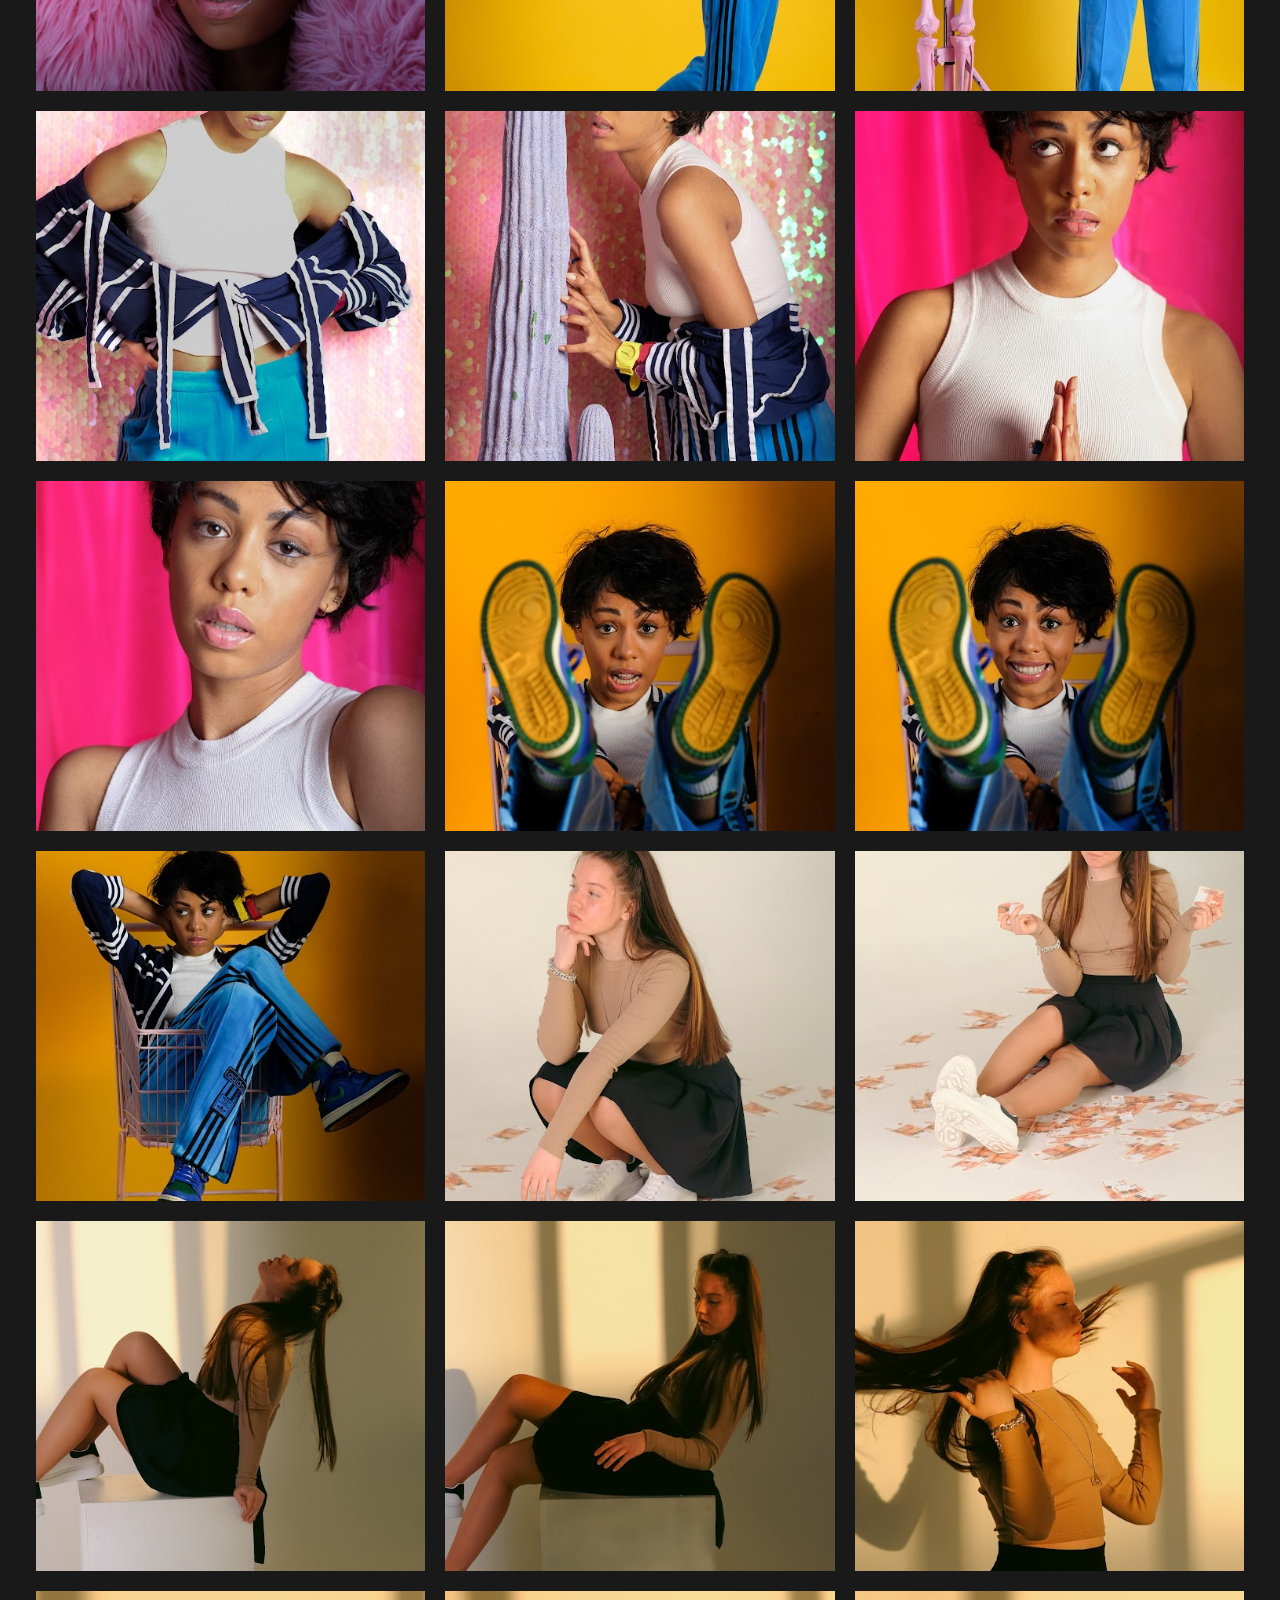
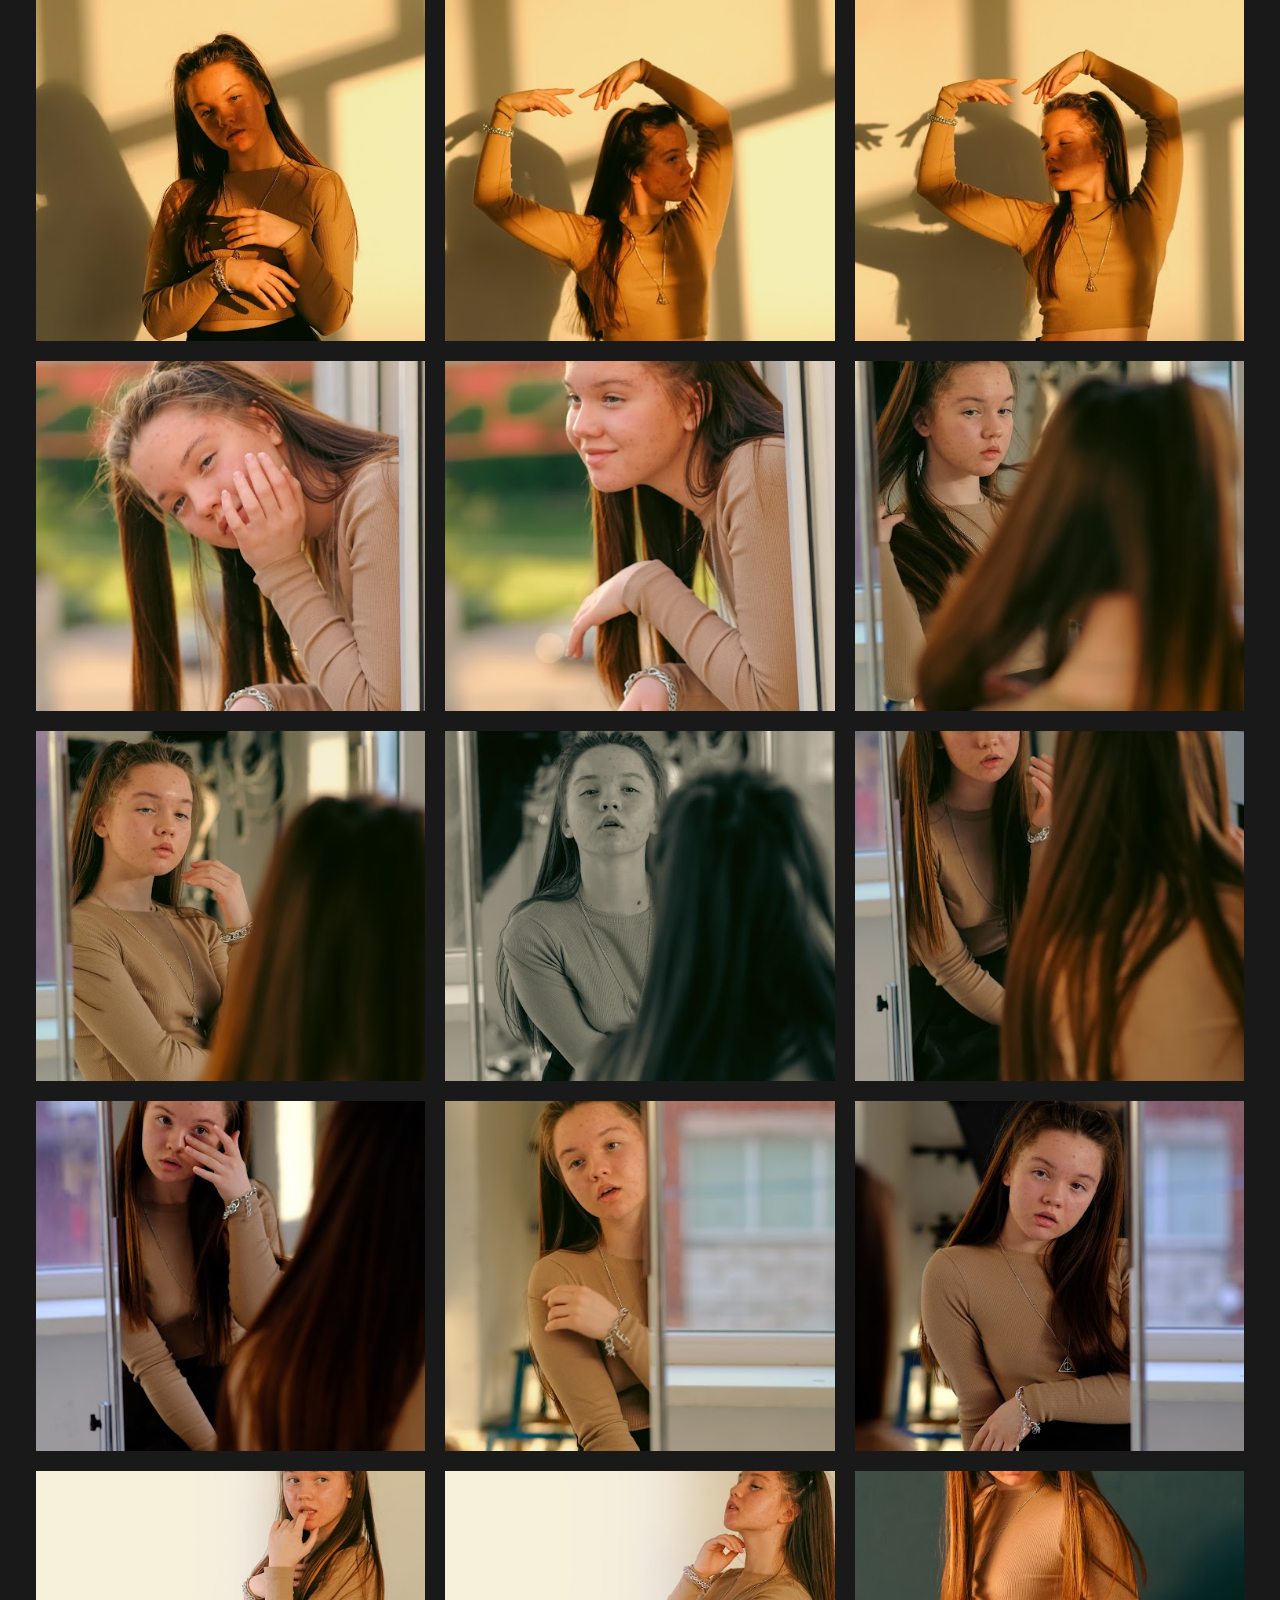
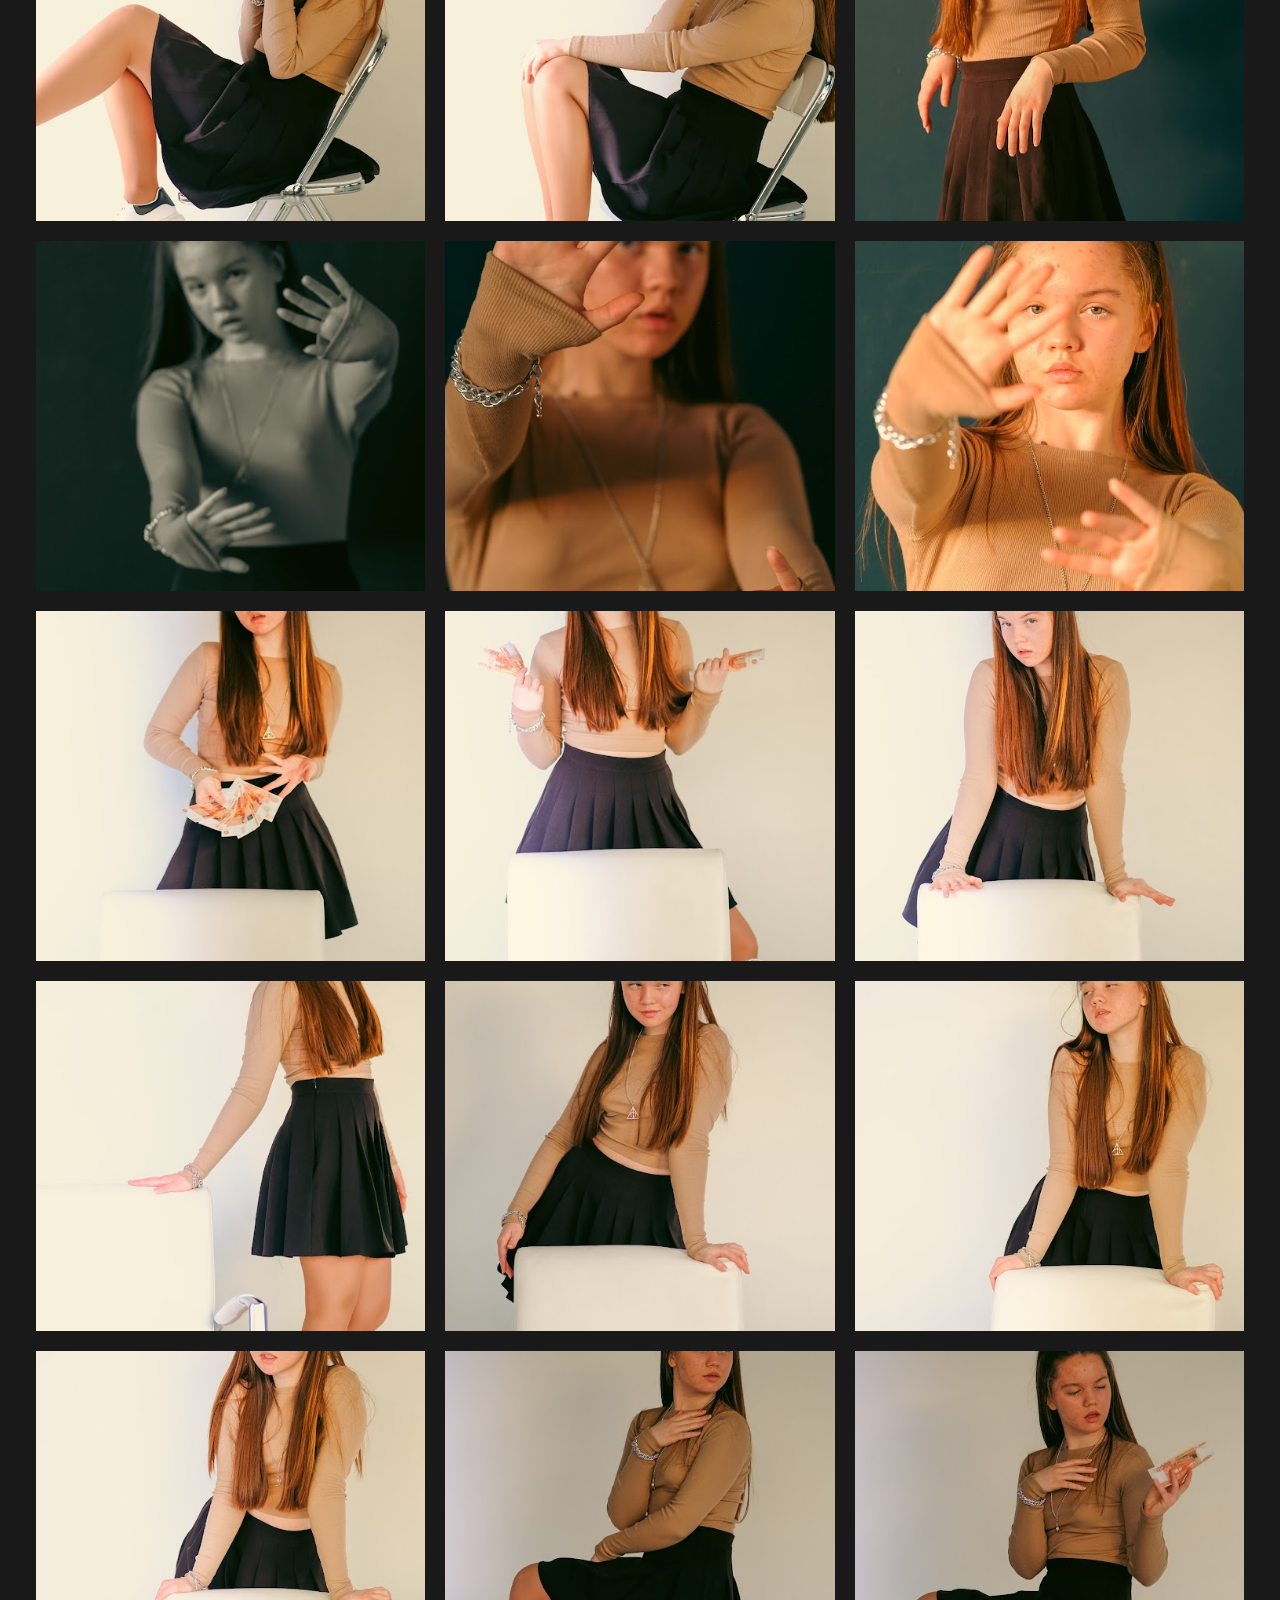
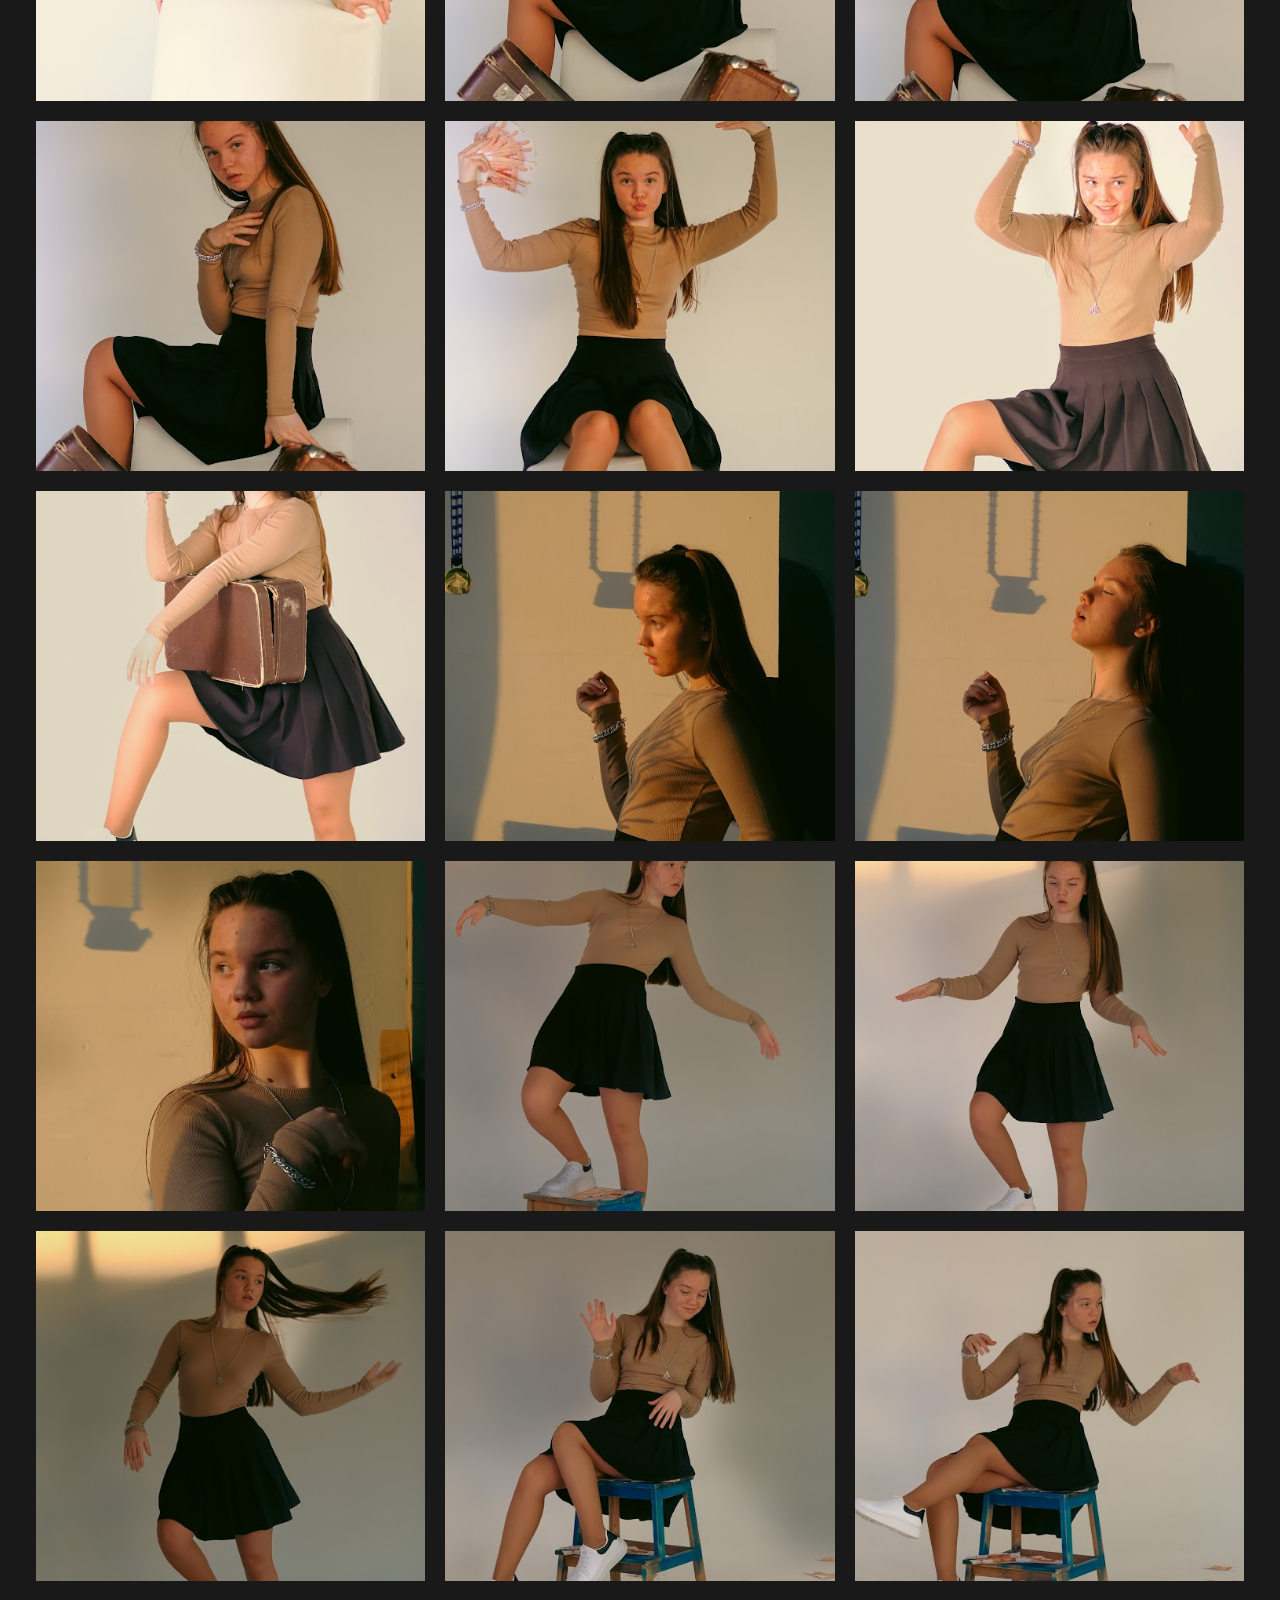
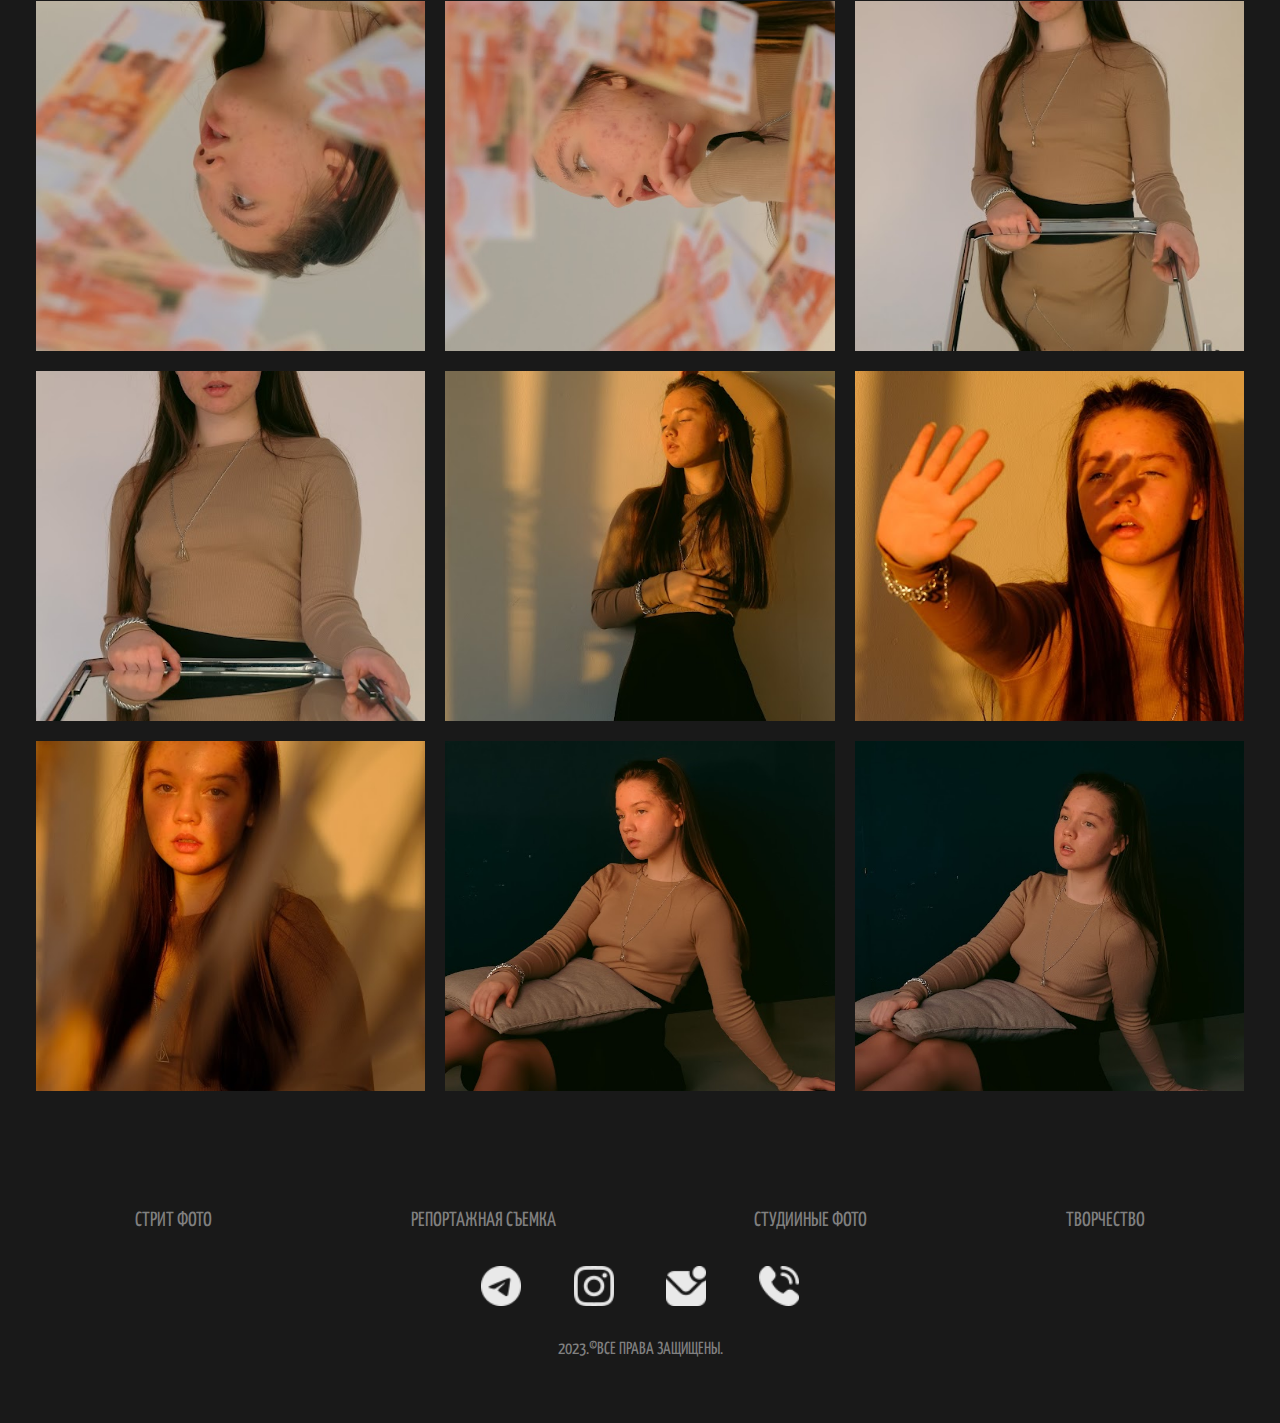
<file: studio.html>
<!DOCTYPE html>
<html lang="en">
   <head>
   <meta charset="UTF-8">
   <meta http-equiv="X-UA-Compatible" content="IE=edge">
   <meta name="viewport" content="width=device-width, initial-scale=1.0">
   <link rel="shortcut icon" href="img/main-logo.jpg" type="image/x-icon">
   <link rel="stylesheet" href="https://cdn.jsdelivr.net/npm/swiper@9/swiper-bundle.min.css"/>
   <link rel="stylesheet" href="css/style.min.css">
   <title>STUDIO PHOTOS</title>
</head>
<body>
   <div class="preloader">
      <div class="preloader__text">Егор Гончаров</div>
   </div>
   <header id="header" class="header lock-padding">
      <div class="header__container">
         <div class="header__row">
            <div class="header__logo">
               <a href="index.html"><img src="img/logo.jpg" alt=""></a>
            </div>
            <div class="header__span"></div>
            <div class="header__menu menu">
               <div class="menu__body">
                  <ul class="menu__list">
                     <li><a href="index.html" class="menu__link">Главная</a></li>
                     <li><a href="street.html" class="menu__link">Street photo</a></li>
                     <li><a href="backstage.html" class="menu__link">Репортажная съёмка</a></li>
                     <li><a href="creation.html" class="menu__link">Творчество</a></li>
                  </ul>
               </div>
            </div>
            <div class="header__callback">
               <a href="tel:89806768095" class="header__phone"><span>8-980-676-80-95</span></a>
               <a href="tel:89806768095"><img src="img/phone.png" alt=""></a>
            </div>
            <div class="header__burger">
               <span></span>
            </div>
         </div>
      </div>
   </header>
      <main class="wrapperr">
         <section class="street">
            <h1 class="street__title">Студийные фото</h1>
         </section>
         <div class="button">
            <a href="tel:89806768095" class="button__link"><span>Заказать</span></a>
         </div>
         <section class="galerea">
            <div class="galerea__container">
               <div class="galerea__row">
                  <div class="galerea__column">
                     <div class="galerea__item">
                        <a href="img/studio/01.jpeg" data-fslightbox="gallery"><img src="img/studio/01.jpeg" alt=""></a>
                     </div>
                  </div>
                  <div class="galerea__column">
                     <div class="galerea__item">
                        <a href="img/studio/02.jpg" data-fslightbox="gallery"><img src="img/studio/02.jpg" alt=""></a>
                     </div>
                  </div>
                  <div class="galerea__column">
                     <div class="galerea__item">
                        <a href="img/studio/03.jpg" data-fslightbox="gallery"><img src="img/studio/03.jpg" alt=""></a>
                     </div>
                  </div>
               </div>
               <div class="galerea__row">
                  <div class="galerea__column">
                     <div class="galerea__item">
                        <a href="img/studio/04.jpg" data-fslightbox="gallery"><img src="img/studio/04.jpg" alt=""></a>
                     </div>
                  </div>
                  <div class="galerea__column">
                     <div class="galerea__item">
                        <a href="img/studio/05.jpg" data-fslightbox="gallery"><img src="img/studio/05.jpg" alt=""></a>
                     </div>
                  </div>
                  <div class="galerea__column">
                     <div class="galerea__item">
                        <a href="img/studio/06.jpg" data-fslightbox="gallery"><img src="img/studio/06.jpg" alt=""></a>
                     </div>
                  </div>
               </div>
               <div class="galerea__row">
                  <div class="galerea__column">
                     <div class="galerea__item">
                        <a href="img/studio/07.jpg" data-fslightbox="gallery"><img src="img/studio/07.jpg" alt=""></a>
                     </div>
                  </div>
                  <div class="galerea__column">
                     <div class="galerea__item">
                        <a href="img/studio/08.jpg" data-fslightbox="gallery"><img src="img/studio/08.jpg" alt=""></a>
                     </div>
                  </div>
                  <div class="galerea__column">
                     <div class="galerea__item">
                        <a href="img/studio/09.jpg" data-fslightbox="gallery"><img src="img/studio/09.jpg" alt=""></a>
                     </div>
                  </div>
               </div>
               <div class="galerea__row">
                  <div class="galerea__column">
                     <div class="galerea__item">
                        <a href="img/studio/010.jpg" data-fslightbox="gallery"><img src="img/studio/010.jpg" alt=""></a>
                     </div>
                  </div>
                  <div class="galerea__column">
                     <div class="galerea__item">
                        <a href="img/studio/011.jpg" data-fslightbox="gallery"><img src="img/studio/011.jpg" alt=""></a>
                     </div>
                  </div>
                  <div class="galerea__column">
                     <div class="galerea__item">
                        <a href="img/studio/012.jpg" data-fslightbox="gallery"><img src="img/studio/012.jpg" alt=""></a>
                     </div>
                  </div>
               </div>
               <div class="galerea__row">
                  <div class="galerea__column">
                     <div class="galerea__item">
                        <a href="img/studio/013.jpg" data-fslightbox="gallery"><img src="img/studio/013.jpg" alt=""></a>
                     </div>
                  </div>
                  <div class="galerea__column">
                     <div class="galerea__item">
                        <a href="img/studio/014.jpg" data-fslightbox="gallery"><img src="img/studio/014.jpg" alt=""></a>
                     </div>
                  </div>
                  <div class="galerea__column">
                     <div class="galerea__item">
                        <a href="img/studio/015.jpg" data-fslightbox="gallery"><img src="img/studio/015.jpg" alt=""></a>
                     </div>
                  </div>
               </div>
               <div class="galerea__row">
                  <div class="galerea__column">
                     <div class="galerea__item">
                        <a href="img/studio/016.jpg" data-fslightbox="gallery"><img src="img/studio/016.jpg" alt=""></a>
                     </div>
                  </div>
                  <div class="galerea__column">
                     <div class="galerea__item">
                        <a href="img/studio/017.jpg" data-fslightbox="gallery"><img src="img/studio/017.jpg" alt=""></a>
                     </div>
                  </div>
                  <div class="galerea__column">
                     <div class="galerea__item">
                        <a href="img/studio/018.jpg" data-fslightbox="gallery"><img src="img/studio/018.jpg" alt=""></a>
                     </div>
                  </div>
               </div>
               <div class="galerea__row">
                  <div class="galerea__column">
                     <div class="galerea__item">
                        <a href="img/studio/019.jpg" data-fslightbox="gallery"><img src="img/studio/019.jpg" alt=""></a>
                     </div>
                  </div>
                  <div class="galerea__column">
                     <div class="galerea__item">
                        <a href="img/studio/020.jpg" data-fslightbox="gallery"><img src="img/studio/020.jpg" alt=""></a>
                     </div>
                  </div>
                  <div class="galerea__column">
                     <div class="galerea__item">
                        <a href="img/studio/021.jpg" data-fslightbox="gallery"><img src="img/studio/021.jpg" alt=""></a>
                     </div>
                  </div>
               </div>
               <div class="galerea__row">
                  <div class="galerea__column">
                     <div class="galerea__item">
                        <a href="img/studio/022.jpg" data-fslightbox="gallery"><img src="img/studio/022.jpg" alt=""></a>
                     </div>
                  </div>
                  <div class="galerea__column">
                     <div class="galerea__item">
                        <a href="img/studio/023.jpg" data-fslightbox="gallery"><img src="img/studio/023.jpg" alt=""></a>
                     </div>
                  </div>
                  <div class="galerea__column">
                     <div class="galerea__item">
                        <a href="img/studio/024.jpg" data-fslightbox="gallery"><img src="img/studio/024.jpg" alt=""></a>
                     </div>
                  </div>
               </div>
               <div class="galerea__row">
                  <div class="galerea__column">
                     <div class="galerea__item">
                        <a href="img/studio/025.jpg" data-fslightbox="gallery"><img src="img/studio/025.jpg" alt=""></a>
                     </div>
                  </div>
                  <div class="galerea__column">
                     <div class="galerea__item">
                        <a href="img/studio/026.jpg" data-fslightbox="gallery"><img src="img/studio/026.jpg" alt=""></a>
                     </div>
                  </div>
                  <div class="galerea__column">
                     <div class="galerea__item">
                        <a href="img/studio/027.jpg" data-fslightbox="gallery"><img src="img/studio/027.jpg" alt=""></a>
                     </div>
                  </div>
               </div>
               <div class="galerea__row">
                  <div class="galerea__column">
                     <div class="galerea__item">
                        <a href="img/studio/028.jpg" data-fslightbox="gallery"><img src="img/studio/028.jpg" alt=""></a>
                     </div>
                  </div>
                  <div class="galerea__column">
                     <div class="galerea__item">
                        <a href="img/studio/029.jpg" data-fslightbox="gallery"><img src="img/studio/029.jpg" alt=""></a>
                     </div>
                  </div>
                  <div class="galerea__column">
                     <div class="galerea__item">
                        <a href="img/studio/030.jpg" data-fslightbox="gallery"><img src="img/studio/030.jpg" alt=""></a>
                     </div>
                  </div>
               </div>
               <div class="galerea__row">
                  <div class="galerea__column">
                     <div class="galerea__item">
                        <a href="img/studio/031.jpg" data-fslightbox="gallery"><img src="img/studio/031.jpg" alt=""></a>
                     </div>
                  </div>
                  <div class="galerea__column">
                     <div class="galerea__item">
                        <a href="img/studio/032.jpg" data-fslightbox="gallery"><img src="img/studio/032.jpg" alt=""></a>
                     </div>
                  </div>
                  <div class="galerea__column">
                     <div class="galerea__item">
                        <a href="img/studio/033.jpg" data-fslightbox="gallery"><img src="img/studio/033.jpg" alt=""></a>
                     </div>
                  </div>
               </div>
               <div class="galerea__row">
                  <div class="galerea__column">
                     <div class="galerea__item">
                        <a href="img/studio/034.jpg" data-fslightbox="gallery"><img src="img/studio/034.jpg" alt=""></a>
                     </div>
                  </div>
                  <div class="galerea__column">
                     <div class="galerea__item">
                        <a href="img/studio/036.jpg" data-fslightbox="gallery"><img src="img/studio/036.jpg" alt=""></a>
                     </div>
                  </div>
                  <div class="galerea__column">
                     <div class="galerea__item">
                        <a href="img/studio/037.jpg" data-fslightbox="gallery"><img src="img/studio/037.jpg" alt=""></a>
                     </div>
                  </div>
               </div>
               <div class="galerea__row">
                  <div class="galerea__column">
                     <div class="galerea__item">
                        <a href="img/studio/038.jpg" data-fslightbox="gallery"><img src="img/studio/038.jpg" alt=""></a>
                     </div>
                  </div>
                  <div class="galerea__column">
                     <div class="galerea__item">
                        <a href="img/studio/039.jpg" data-fslightbox="gallery"><img src="img/studio/039.jpg" alt=""></a>
                     </div>
                  </div>
                  <div class="galerea__column">
                     <div class="galerea__item">
                        <a href="img/studio/040.jpg" data-fslightbox="gallery"><img src="img/studio/040.jpg" alt=""></a>
                     </div>
                  </div>
               </div>
               <div class="galerea__row">
                  <div class="galerea__column">
                     <div class="galerea__item">
                        <a href="img/studio/041.jpg" data-fslightbox="gallery"><img src="img/studio/041.jpg" alt=""></a>
                     </div>
                  </div>
                  <div class="galerea__column">
                     <div class="galerea__item">
                        <a href="img/studio/042.jpg" data-fslightbox="gallery"><img src="img/studio/042.jpg" alt=""></a>
                     </div>
                  </div>
                  <div class="galerea__column">
                     <div class="galerea__item">
                        <a href="img/studio/043.jpg" data-fslightbox="gallery"><img src="img/studio/043.jpg" alt=""></a>
                     </div>
                  </div>
               </div>
               <div class="galerea__row">
                  <div class="galerea__column">
                     <div class="galerea__item">
                        <a href="img/studio/044.jpg" data-fslightbox="gallery"><img src="img/studio/044.jpg" alt=""></a>
                     </div>
                  </div>
                  <div class="galerea__column">
                     <div class="galerea__item">
                        <a href="img/studio/045.jpg" data-fslightbox="gallery"><img src="img/studio/045.jpg" alt=""></a>
                     </div>
                  </div>
                  <div class="galerea__column">
                     <div class="galerea__item">
                        <a href="img/studio/046.jpg" data-fslightbox="gallery"><img src="img/studio/046.jpg" alt=""></a>
                     </div>
                  </div>
               </div>
               <div class="galerea__row">
                  <div class="galerea__column">
                     <div class="galerea__item">
                        <a href="img/studio/047.jpg" data-fslightbox="gallery"><img src="img/studio/047.jpg" alt=""></a>
                     </div>
                  </div>
                  <div class="galerea__column">
                     <div class="galerea__item">
                        <a href="img/studio/048.jpg" data-fslightbox="gallery"><img src="img/studio/048.jpg" alt=""></a>
                     </div>
                  </div>
                  <div class="galerea__column">
                     <div class="galerea__item">
                        <a href="img/studio/049.jpg" data-fslightbox="gallery"><img src="img/studio/049.jpg" alt=""></a>
                     </div>
                  </div>
               </div>
               <div class="galerea__row">
                  <div class="galerea__column">
                     <div class="galerea__item">
                        <a href="img/studio/050.jpg" data-fslightbox="gallery"><img src="img/studio/050.jpg" alt=""></a>
                     </div>
                  </div>
                  <div class="galerea__column">
                     <div class="galerea__item">
                        <a href="img/studio/051.jpg" data-fslightbox="gallery"><img src="img/studio/051.jpg" alt=""></a>
                     </div>
                  </div>
                  <div class="galerea__column">
                     <div class="galerea__item">
                        <a href="img/studio/052.jpg" data-fslightbox="gallery"><img src="img/studio/052.jpg" alt=""></a>
                     </div>
                  </div>
               </div>
               <div class="galerea__row">
                  <div class="galerea__column">
                     <div class="galerea__item">
                        <a href="img/studio/053.jpg" data-fslightbox="gallery"><img src="img/studio/053.jpg" alt=""></a>
                     </div>
                  </div>
                  <div class="galerea__column">
                     <div class="galerea__item">
                        <a href="img/studio/054.jpg" data-fslightbox="gallery"><img src="img/studio/054.jpg" alt=""></a>
                     </div>
                  </div>
                  <div class="galerea__column">
                     <div class="galerea__item">
                        <a href="img/studio/055.jpg" data-fslightbox="gallery"><img src="img/studio/055.jpg" alt=""></a>
                     </div>
                  </div>
               </div>
               <div class="galerea__row">
                  <div class="galerea__column">
                     <div class="galerea__item">
                        <a href="img/studio/056.jpg" data-fslightbox="gallery"><img src="img/studio/056.jpg" alt=""></a>
                     </div>
                  </div>
                  <div class="galerea__column">
                     <div class="galerea__item">
                        <a href="img/studio/057.jpg" data-fslightbox="gallery"><img src="img/studio/057.jpg" alt=""></a>
                     </div>
                  </div>
                  <div class="galerea__column">
                     <div class="galerea__item">
                        <a href="img/studio/058.jpg" data-fslightbox="gallery"><img src="img/studio/058.jpg" alt=""></a>
                     </div>
                  </div>
               </div>
               <div class="galerea__row">
                  <div class="galerea__column">
                     <div class="galerea__item">
                        <a href="img/studio/059.jpg" data-fslightbox="gallery"><img src="img/studio/059.jpg" alt=""></a>
                     </div>
                  </div>
                  <div class="galerea__column">
                     <div class="galerea__item">
                        <a href="img/studio/060.jpg" data-fslightbox="gallery"><img src="img/studio/060.jpg" alt=""></a>
                     </div>
                  </div>
                  <div class="galerea__column">
                     <div class="galerea__item">
                        <a href="img/studio/061.jpg" data-fslightbox="gallery"><img src="img/studio/061.jpg" alt=""></a>
                     </div>
                  </div>
               </div>
               <div class="galerea__row">
                  <div class="galerea__column">
                     <div class="galerea__item">
                        <a href="img/studio/062.jpg" data-fslightbox="gallery"><img src="img/studio/062.jpg" alt=""></a>
                     </div>
                  </div>
                  <div class="galerea__column">
                     <div class="galerea__item">
                        <a href="img/studio/063.jpg" data-fslightbox="gallery"><img src="img/studio/063.jpg" alt=""></a>
                     </div>
                  </div>
                  <div class="galerea__column">
                     <div class="galerea__item">
                        <a href="img/studio/064.jpg" data-fslightbox="gallery"><img src="img/studio/064.jpg" alt=""></a>
                     </div>
                  </div>
               </div>
               <div class="galerea__row">
                  <div class="galerea__column">
                     <div class="galerea__item">
                        <a href="img/studio/065.jpg" data-fslightbox="gallery"><img src="img/studio/065.jpg" alt=""></a>
                     </div>
                  </div>
                  <div class="galerea__column">
                     <div class="galerea__item">
                        <a href="img/studio/066.jpg" data-fslightbox="gallery"><img src="img/studio/066.jpg" alt=""></a>
                     </div>
                  </div>
                  <div class="galerea__column">
                     <div class="galerea__item">
                        <a href="img/studio/067.jpg" data-fslightbox="gallery"><img src="img/studio/067.jpg" alt=""></a>
                     </div>
                  </div>
               </div>
               <div class="galerea__row">
                  <div class="galerea__column">
                     <div class="galerea__item">
                        <a href="img/studio/068.jpg" data-fslightbox="gallery"><img src="img/studio/068.jpg" alt=""></a>
                     </div>
                  </div>
                  <div class="galerea__column">
                     <div class="galerea__item">
                        <a href="img/studio/069.jpg" data-fslightbox="gallery"><img src="img/studio/069.jpg" alt=""></a>
                     </div>
                  </div>
                  <div class="galerea__column">
                     <div class="galerea__item">
                        <a href="img/studio/070.jpg" data-fslightbox="gallery"><img src="img/studio/070.jpg" alt=""></a>
                     </div>
                  </div>
               </div>
               <div class="galerea__row">
                  <div class="galerea__column">
                     <div class="galerea__item">
                        <a href="img/studio/071.jpg" data-fslightbox="gallery"><img src="img/studio/071.jpg" alt=""></a>
                     </div>
                  </div>
                  <div class="galerea__column">
                     <div class="galerea__item">
                        <a href="img/studio/072.jpg" data-fslightbox="gallery"><img src="img/studio/072.jpg" alt=""></a>
                     </div>
                  </div>
                  <div class="galerea__column">
                     <div class="galerea__item">
                        <a href="img/studio/073.jpg" data-fslightbox="gallery"><img src="img/studio/073.jpg" alt=""></a>
                     </div>
                  </div>
               </div>
               <div class="galerea__row">
                  <div class="galerea__column">
                     <div class="galerea__item">
                        <a href="img/studio/074.jpg" data-fslightbox="gallery"><img src="img/studio/074.jpg" alt=""></a>
                     </div>
                  </div>
                  <div class="galerea__column">
                     <div class="galerea__item">
                        <a href="img/studio/075.jpg" data-fslightbox="gallery"><img src="img/studio/075.jpg" alt=""></a>
                     </div>
                  </div>
                  <div class="galerea__column">
                     <div class="galerea__item">
                        <a href="img/studio/076.jpg" data-fslightbox="gallery"><img src="img/studio/076.jpg" alt=""></a>
                     </div>
                  </div>
               </div>
               <div class="galerea__row">
                  <div class="galerea__column">
                     <div class="galerea__item">
                        <a href="img/studio/077.jpg" data-fslightbox="gallery"><img src="img/studio/077.jpg" alt=""></a>
                     </div>
                  </div>
                  <div class="galerea__column">
                     <div class="galerea__item">
                        <a href="img/studio/078.jpg" data-fslightbox="gallery"><img src="img/studio/078.jpg" alt=""></a>
                     </div>
                  </div>
                  <div class="galerea__column">
                     <div class="galerea__item">
                        <a href="img/studio/079.jpg" data-fslightbox="gallery"><img src="img/studio/079.jpg" alt=""></a>
                     </div>
                  </div>
               </div>
               <div class="galerea__row">
                  <div class="galerea__column">
                     <div class="galerea__item">
                        <a href="img/studio/080.jpg" data-fslightbox="gallery"><img src="img/studio/080.jpg" alt=""></a>
                     </div>
                  </div>
                  <div class="galerea__column">
                     <div class="galerea__item">
                        <a href="img/studio/081.jpg" data-fslightbox="gallery"><img src="img/studio/081.jpg" alt=""></a>
                     </div>
                  </div>
                  <div class="galerea__column">
                     <div class="galerea__item">
                        <a href="img/studio/082.jpg" data-fslightbox="gallery"><img src="img/studio/082.jpg" alt=""></a>
                     </div>
                  </div>
               </div>
               <div class="galerea__row">
                  <div class="galerea__column">
                     <div class="galerea__item">
                        <a href="img/studio/083.jpg" data-fslightbox="gallery"><img src="img/studio/083.jpg" alt=""></a>
                     </div>
                  </div>
                  <div class="galerea__column">
                     <div class="galerea__item">
                        <a href="img/studio/084.jpg" data-fslightbox="gallery"><img src="img/studio/084.jpg" alt=""></a>
                     </div>
                  </div>
                  <div class="galerea__column">
                     <div class="galerea__item">
                        <a href="img/studio/085.jpg" data-fslightbox="gallery"><img src="img/studio/085.jpg" alt=""></a>
                     </div>
                  </div>
               </div>
               <div class="galerea__row">
                  <div class="galerea__column">
                     <div class="galerea__item">
                        <a href="img/studio/086.jpg" data-fslightbox="gallery"><img src="img/studio/086.jpg" alt=""></a>
                     </div>
                  </div>
                  <div class="galerea__column">
                     <div class="galerea__item">
                        <a href="img/studio/087.jpg" data-fslightbox="gallery"><img src="img/studio/087.jpg" alt=""></a>
                     </div>
                  </div>
                  <div class="galerea__column">
                     <div class="galerea__item">
                        <a href="img/studio/088.jpg" data-fslightbox="gallery"><img src="img/studio/088.jpg" alt=""></a>
                     </div>
                  </div>
               </div>
               <div class="galerea__row">
                  <div class="galerea__column">
                     <div class="galerea__item">
                        <a href="img/studio/089.jpg" data-fslightbox="gallery"><img src="img/studio/089.jpg" alt=""></a>
                     </div>
                  </div>
                  <div class="galerea__column">
                     <div class="galerea__item">
                        <a href="img/studio/090.jpg" data-fslightbox="gallery"><img src="img/studio/090.jpg" alt=""></a>
                     </div>
                  </div>
                  <div class="galerea__column">
                     <div class="galerea__item">
                        <a href="img/studio/091.jpg" data-fslightbox="gallery"><img src="img/studio/091.jpg" alt=""></a>
                     </div>
                  </div>
               </div>
               <div class="galerea__row">
                  <div class="galerea__column">
                     <div class="galerea__item">
                        <a href="img/studio/092.jpg" data-fslightbox="gallery"><img src="img/studio/092.jpg" alt=""></a>
                     </div>
                  </div>
                  <div class="galerea__column">
                     <div class="galerea__item">
                        <a href="img/studio/093.jpg" data-fslightbox="gallery"><img src="img/studio/093.jpg" alt=""></a>
                     </div>
                  </div>
                  <div class="galerea__column">
                     <div class="galerea__item">
                        <a href="img/studio/094.jpg" data-fslightbox="gallery"><img src="img/studio/094.jpg" alt=""></a>
                     </div>
                  </div>
               </div>
               <div class="galerea__row">
                  <div class="galerea__column">
                     <div class="galerea__item">
                        <a href="img/studio/095.jpg" data-fslightbox="gallery"><img src="img/studio/095.jpg" alt=""></a>
                     </div>
                  </div>
                  <div class="galerea__column">
                     <div class="galerea__item">
                        <a href="img/studio/096.jpg" data-fslightbox="gallery"><img src="img/studio/096.jpg" alt=""></a>
                     </div>
                  </div>
                  <div class="galerea__column">
                     <div class="galerea__item">
                        <a href="img/studio/097.jpg" data-fslightbox="gallery"><img src="img/studio/097.jpg" alt=""></a>
                     </div>
                  </div>
               </div>
            </div>
         </section>

      </main>
      <div id="popup" class="popup">
         <div class="popup__body">
            <div class="popup__content">
               <div class="close-popup"></div>
               <div class="popup__text">cloud.37@mail.ru</div>
            </div>
         </div>
      </div>
      <a class="up-down-btn" title="Наверх"></a>  
   <footer class="footer">
   <div class="footer__container">
      <div class="footer__up up-footer">
         <div class="up-footer__row">
            <a href="street.html" class="up-footer__link"><span>Стрит фото</span></a>
            <a href="backstage.html" class="up-footer__link"><span>Репортажная съёмка</span></a>
            <a href="studio.html" class="up-footer__link"><span>Студийные фото</span></a>
            <a href="creation.html" class="up-footer__link"><span>Творчество</span></a>
         </div>
      </div>
      <div class="footer__down down-footer">
         <div class="down-footer__row">
            <div class="down-footer__body">
               <div class="down-footer__img">
                  <a href="https://t.me/photosgoncharovskiy"><img src="img/footer/01.png" alt=""></a>
               </div>
               <div class="down-footer__img">
                  <a href="https://instagram.com/egno_photos?igshid=YmMyMTA2M2Y="><img src="img/footer/02.png" alt=""></a>
               </div>
               <div class="down-footer__img">
                  <a href="#popup" class="popup-link"><img src="img/footer/03.png" alt=""></a>
               </div>
               <div class="down-footer__img">
                  <a href="tel:89806768095"><img src="img/footer/04.png" alt=""></a>
               </div>
            </div>
            <div class="down-footer__polic">
               <span>2023.©Все права защищены.</span>
            </div>          
         </div>
      </div>
   </div>
   
</footer>
	<script src="https://code.jquery.com/jquery-3.4.1.min.js"></script>
   <script src="https://cdn.jsdelivr.net/npm/swiper@9/swiper-bundle.min.js"></script>
   <script src="js/fslightbox.js"></script>
   <script src="js/app.min.js"></script>
</body>
</html>
</file>
<file: css/style.min.css>
@charset "UTF-8";
@import url(https://fonts.googleapis.com/css?family=Yanone+Kaffeesatz:200,300,regular,500,600,700);
@import url(https://fonts.googleapis.com/css?family=Roboto:700,900);
@import url(https://fonts.googleapis.com/css?family=Playfair+Display:500,700,900);
.header {
  position: fixed;
  top: 0;
  left: 0;
  width: 100%;
  border-bottom: 2px solid #808080;
  z-index: 1000;
  background-color: #e9e9e9;
}
.header__row {
  display: flex;
  align-items: center;
  height: 100px;
  justify-content: space-between;
}
.header__logo {
  height: 80px;
  width: 80px;
  position: relative;
  overflow: hidden;
  border-radius: 50%;
  z-index: 101;
}
.header__logo img {
  position: absolute;
  top: 0;
  left: 0;
  width: 100%;
  height: 100%;
  object-fit: cover;
}
.header__span {
  flex: 1 1 auto;
}
@media (min-width: 600px) {
  .header__span {
    display: none;
  }
}
.header__menu {
  flex: 1 1 auto;
  padding: 0px 20px;
  display: flex;
  justify-content: center;
}
.header__callback {
  overflow: hidden;
}
.header__callback img {
  width: 35px;
  width: 35px;
}
@media (min-width: 767px) {
  .header__callback img {
    display: none;
  }
}
.header__phone {
  white-space: nowrap;
  color: #191919;
  z-index: 2;
  transition: all 0.3s linear 0.3s;
  padding: 10px 15px;
  display: block;
  position: relative;
}
@media (max-width: 767px) {
  .header__phone {
    font-size: calc(18px + 6.8 * ((100vw - 320px) / 1400));
  }
}
@media (min-width: 767px) {
  .header__phone {
    font-size: calc(18px + 4 * ( 100vw / 1400));
  }
}
@media (max-width: 767px) {
  .header__phone {
    display: none;
  }
}
.header__phone:after {
  content: "";
  position: absolute;
  top: 0px;
  left: 0px;
  height: 2px;
  width: 100%;
  background-color: #191919;
  transition: all 0.3s linear 0s;
  transform: translate(-100%, 0px);
}
.header__phone:before {
  content: "";
  top: 0;
  left: 0;
  position: absolute;
  height: 100%;
  width: 100%;
  background-color: #191919;
  transition: all 0.3s linear 0.3s;
  transform: translate(0px, -100%);
  z-index: -1;
}
@media (min-width: 992px) {
  .header__phone:hover {
    color: #e9e9e9;
  }
  .header__phone:hover:before {
    transform: translate(0px, 0px);
  }
  .header__phone:hover:after {
    transform: translate(0px, 0px);
  }
}
.header__burger {
  width: 30px;
  height: 22px;
  position: relative;
  margin-left: 20px;
  display: none;
  z-index: 101;
}
@media (max-width: 600px) {
  .header__burger {
    display: block;
  }
}
.header__burger::before, .header__burger::after {
  content: "";
  left: 0;
  position: absolute;
  height: 2.5px;
  width: 100%;
  background-color: #191919;
  border-radius: 5px;
  transition: all 0.1s linear 0s;
}
.header__burger::before {
  top: 0;
}
.header__burger:after {
  bottom: 0;
}
.header__burger span {
  position: absolute;
  width: 100%;
  height: 3px;
  background-color: #191919;
  top: 50%;
  left: 0;
  border-radius: 5px;
  transform: translate(0px, -50%);
  transition: all 0.1s linear 0s;
}
.header__burger._active span {
  transform: scale(0);
  opacity: 0;
  background-color: #e9e9e9;
}
.header__burger._active:before {
  top: 50%;
  transform: translate(0px, -50%) rotate(45deg);
  background-color: #e9e9e9;
}
.header__burger._active:after {
  top: 50%;
  transform: translate(0px, -50%) rotate(-45deg);
  background-color: #e9e9e9;
}

.menu._active {
  transform: translate(0px, 0px);
}
@media (max-width: 600px) {
  .menu {
    position: absolute;
    top: 0;
    left: 0;
    height: 100vh;
    width: 100%;
    background-color: #191919;
    z-index: 100;
    align-items: center;
    justify-content: center;
    transform: translate(0px, -100%);
    transition: all 0.3s linear 0s;
  }
}
.menu__list {
  display: flex;
}
@media (max-width: 600px) {
  .menu__list {
    flex-direction: column;
    text-align: center;
  }
}
.menu__list li {
  margin-right: calc(10px + 20 * (100vw - 320px) / 1280);
  margin-left: calc(10px + 20 * (100vw - 320px) / 1280);
}
@media (max-width: 600px) {
  .menu__list li {
    margin-left: 0px;
    margin-right: 0px;
    margin-top: calc(5px + 10 * (100vw - 320px) / 1280);
    margin-bottom: calc(5px + 10 * (100vw - 320px) / 1280);
  }
}
.menu__link {
  text-transform: uppercase;
  color: #191919;
  font-family: "Playfair Display";
  position: relative;
}
@media (max-width: 767px) {
  .menu__link {
    font-size: calc(7.5px + 13.6 * ((100vw - 320px) / 1400));
  }
}
@media (min-width: 767px) {
  .menu__link {
    font-size: calc(8px + 8 * ( 100vw / 1400));
    white-space: nowrap;
  }
}
.menu__link:after {
  content: "";
  bottom: 4px;
  opacity: 0;
  left: 0;
  position: absolute;
  height: 2px;
  width: 100%;
  background-color: #808080;
  transition: all 0.15s linear;
}
@media (min-width: 992px) {
  .menu__link:hover:after {
    opacity: 1;
    bottom: -2px;
  }
}
@media (max-width: 600px) {
  .menu__link {
    color: #e9e9e9;
  }
}
@media (max-width: 600px) and (max-width: 767px) {
  .menu__link {
    font-size: calc(30px + 34 * ((100vw - 320px) / 1400));
  }
}
@media (max-width: 600px) and (min-width: 767px) {
  .menu__link {
    font-size: calc(30px + 20 * ( 100vw / 1400));
  }
}

.wrapper {
  padding: 50px 20px;
}

.container {
  max-width: 1200px;
  margin: 0 auto;
}

.block {
  width: 100%;
  margin-bottom: 40px;
}
.block:last-child {
  margin-bottom: 0px;
}
.block_1 .block__item {
  background-color: #191919;
}
.block__item {
  padding: 10px 15px;
  margin-bottom: 20px;
  color: #e9e9e9;
}
.block__item:last-child {
  margin-bottom: 0px;
}
.block__title {
  background-color: inherit;
  text-transform: uppercase;
  color: #e9e9e9;
  position: relative;
  width: 100%;
  text-align: start;
  line-height: 133.3333333333%;
  font-family: "Roboto";
}
@media (max-width: 767px) {
  .block__title {
    font-size: calc(16px + 10.2 * ((100vw - 320px) / 1400));
  }
}
@media (min-width: 767px) {
  .block__title {
    font-size: calc(16px + 6 * ( 100vw / 1400));
  }
}
.block__text {
  padding-top: 15px;
  line-height: 112.5%;
  max-width: 85%;
  margin: 0 auto;
}
@media (max-width: 767px) {
  .block__text {
    font-size: calc(16px + 3.4 * ((100vw - 320px) / 1400));
  }
}
@media (min-width: 767px) {
  .block__text {
    font-size: calc(16px + 2 * ( 100vw / 1400));
  }
}
.block__text p {
  margin-bottom: calc(15px + 5 * (100vw - 320px) / 1280);
}
.block__text p:last-child {
  margin-bottom: 0px;
}
.block._init .block__title {
  cursor: pointer;
  padding: 10px 40px 10px 10px;
}
.block._init .block__title::before, .block._init .block__title::after {
  content: "";
  top: 20px;
  right: 10px;
  position: absolute;
  height: 1px;
  width: 20px;
  background-color: #fff;
  transition: transform 0.3s linear 0s;
}
.block._init .block__title::after {
  transform: rotate(-90deg);
}
.block._init .block__title._active::after {
  transform: rotate(0deg);
}

.footer {
  background-color: #191919;
  padding-top: calc(20px + 60 * (100vw - 320px) / 1280);
  padding-bottom: calc(20px + 60 * (100vw - 320px) / 1280);
}
.footer__up {
  margin-bottom: calc(20px + 20 * (100vw - 320px) / 1280);
}
.up-footer__row {
  display: flex;
  justify-content: space-around;
}
@media (max-width: 768px) {
  .up-footer__row {
    flex-direction: column;
    text-align: center;
  }
}
@media (max-width: 768px) {
  .up-footer__row a {
    margin-bottom: calc(15px + 5 * (100vw - 320px) / 1280);
  }
}
.up-footer__row span {
  color: #808080;
  text-transform: uppercase;
  transition: all 0.3s linear 0s;
}
@media (max-width: 767px) {
  .up-footer__row span {
    font-size: calc(26px + -10.2 * ((100vw - 320px) / 1400));
  }
}
@media (min-width: 767px) {
  .up-footer__row span {
    font-size: calc(26px + -6 * ( 100vw / 1400));
  }
}
@media (min-width: 992px) {
  .up-footer__row span:hover {
    color: #e9e9e9;
  }
}

.down-footer__row {
  display: flex;
  flex-direction: column;
}
.down-footer__body {
  display: flex;
  align-items: center;
  justify-content: center;
  margin-bottom: calc(20px + 20 * (100vw - 320px) / 1280);
}
.down-footer__img {
  width: 40px;
  height: 40px;
  position: relative;
  overflow: hidden;
  margin-left: calc(15px + 15 * (100vw - 320px) / 1280);
  margin-right: calc(15px + 15 * (100vw - 320px) / 1280);
  transition: all 0.3s linear 0s;
}
@media (min-width: 992px) {
  .down-footer__img:hover {
    transform: scale(1.2);
  }
}
.down-footer__img img {
  position: absolute;
  top: 0;
  left: 0;
  width: 100%;
  height: 100%;
  object-fit: cover;
}
@media (max-width: 768px) {
  .down-footer__img {
    width: 25px;
    height: 25px;
  }
}
.down-footer__polic {
  text-align: center;
  color: #808080;
  text-transform: uppercase;
  display: flex;
  align-items: center;
  justify-content: center;
}
@media (max-width: 767px) {
  .down-footer__polic {
    font-size: calc(12px + 10.2 * ((100vw - 320px) / 1400));
  }
}
@media (min-width: 767px) {
  .down-footer__polic {
    font-size: calc(12px + 6 * ( 100vw / 1400));
  }
}
.down-footer__link {
  color: #808080;
  text-decoration: underline;
}

.popup {
  position: fixed;
  width: 100%;
  height: 100%;
  background-color: #191919;
  top: 0;
  left: 0;
  opacity: 0;
  visibility: hidden;
  overflow-y: auto;
  overflow-x: hidden;
  transition: all 0.8s ease 0s;
  z-index: 1000;
}

.popup.open {
  opacity: 1;
  visibility: visible;
}

.popup.open .popup__content {
  transform: perspective(600px) translate(0px, 0%) rotateX(0deg);
  opacity: 1;
}

.popup__area {
  position: absolute;
  width: 100%;
  height: 100%;
  top: 0;
  left: 0;
}

.popup__body {
  min-height: 100%;
  display: flex;
  align-items: center;
  justify-content: center;
  padding: 30px 10px;
  transition: all 0.8s ease 0s;
}
.popup__content {
  position: relative;
}
.popup__text {
  text-transform: uppercase;
  color: #e9e9e9;
}
@media (max-width: 767px) {
  .popup__text {
    font-size: calc(22px + 30.6 * ((100vw - 320px) / 1400));
  }
}
@media (min-width: 767px) {
  .popup__text {
    font-size: calc(22px + 18 * ( 100vw / 1400));
  }
}

.popup-img {
  position: fixed;
  width: 100%;
  height: 100%;
  background-color: #191919;
  top: 0;
  left: 0;
  opacity: 0;
  visibility: hidden;
  overflow-y: auto;
  overflow-x: hidden;
  transition: all 0.8s ease 0s;
  z-index: 1000;
}
.popup-img__body {
  min-height: 100%;
  display: flex;
  align-items: center;
  justify-content: center;
  padding: 30px 10px;
  position: relative;
  transition: all 0.8s ease 0s;
  min-width: 0;
}
.popup-img__content {
  position: relative;
  width: 800px;
  height: 800px;
  overflow: hidden;
}
.popup-img__content img {
  position: absolute;
  top: 0;
  left: 0;
  width: 100%;
  height: 100%;
  object-fit: cover;
}

.close-popup {
  position: absolute;
  color: #e9e9e9;
  top: 20px;
  right: 20px;
  cursor: pointer;
}
@media (max-width: 767px) {
  .close-popup {
    font-size: calc(20px + 25.5 * ((100vw - 320px) / 1400));
  }
}
@media (min-width: 767px) {
  .close-popup {
    font-size: calc(20px + 15 * ( 100vw / 1400));
  }
}

.popup-img.open {
  opacity: 1;
  visibility: visible;
}

.popup-img.open .popup-img__content {
  transform: perspective(600px) translate(0px, 0%) rotateX(0deg);
  opacity: 1;
}

.popup-img__area {
  position: absolute;
  width: 100%;
  height: 100%;
  top: 0;
  left: 0;
}

.up-down-btn {
  cursor: pointer;
  display: block;
  position: fixed;
  bottom: 10px;
  right: 10px;
  width: 45px;
  height: 45px;
  background-color: #191919;
  border-radius: 50%;
  display: flex;
  align-items: center;
  justify-content: center;
  border: 1px solid #e9e9e9;
  z-index: 3;
}
.up-down-btn:before {
  content: "";
  position: absolute;
  height: 2.4px;
  width: 15px;
  background-color: #e9e9e9;
  top: 50%;
  transform: translate(-20%, -50%) rotate(45deg);
  left: 50%;
  z-index: 4;
  border-radius: 2px;
}
.up-down-btn:after {
  content: "";
  position: absolute;
  height: 2.4px;
  width: 15px;
  background-color: #e9e9e9;
  top: 50%;
  transform: translate(-80%, -50%) rotate(-45deg);
  left: 50%;
  z-index: 4;
  border-radius: 2px;
}
@media (max-width: 400px) {
  .up-down-btn {
    bottom: 20px;
  }
}

.up_down_btn-disabled {
  pointer-events: none;
  cursor: default;
  opacity: 0;
}

.street {
  margin-bottom: calc(20px + 60 * (100vw - 320px) / 1280);
  margin-top: 100px;
  background-color: #191919;
  display: flex;
  align-items: center;
  justify-content: center;
  padding: calc(15px + 45 * (100vw - 320px) / 1280);
}
.street__title {
  color: #e9e9e9;
  font-family: "Playfair Display";
  text-transform: uppercase;
}
@media (max-width: 767px) {
  .street__title {
    font-size: calc(20px + 34 * ((100vw - 320px) / 1400));
  }
}
@media (min-width: 767px) {
  .street__title {
    font-size: calc(20px + 20 * ( 100vw / 1400));
  }
}

.button {
  margin-bottom: calc(20px + 60 * (100vw - 320px) / 1280);
  display: flex;
  align-items: center;
  justify-content: center;
}
.button__link {
  border-radius: 10px;
  border: 2px solid #191919;
  padding: 15px 35px;
  transition: all 0.2s linear 0s;
}
.button__link span {
  color: #191919;
  text-transform: uppercase;
  transition: all 0.2s linear 0s;
}
@media (max-width: 767px) {
  .button__link span {
    font-size: calc(16px + 13.6 * ((100vw - 320px) / 1400));
  }
}
@media (min-width: 767px) {
  .button__link span {
    font-size: calc(16px + 8 * ( 100vw / 1400));
  }
}
@media (min-width: 992px) {
  .button__link:hover {
    background-color: #191919;
  }
  .button__link:hover span {
    color: #e9e9e9;
  }
}

.galerea {
  background-color: #191919;
  padding-top: calc(20px + 20 * (100vw - 320px) / 1280);
  padding-bottom: calc(20px + 20 * (100vw - 320px) / 1280);
}
.galerea__row {
  display: flex;
  margin: 0px -10px;
}
@media (min-width: 1000px) {
  .galerea__row {
    margin-bottom: 20px;
  }
}
@media (max-width: 1000px) {
  .galerea__row {
    flex-direction: column;
  }
}
.galerea__column {
  flex: 0 1 33.333%;
  flex-wrap: wrap;
  padding: 0px 10px;
}
@media (max-width: 1000px) {
  .galerea__column {
    flex: 1 1 100%;
    margin-bottom: 20px;
  }
  .galerea__column:last-child {
    margin-bottom: 20px;
  }
}
.galerea__item {
  height: 350px;
  position: relative;
  overflow: hidden;
}
.galerea__item img {
  position: absolute;
  top: 0;
  left: 0;
  width: 100%;
  height: 100%;
  object-fit: cover;
}

[class*=__container] {
  max-width: 1240px;
  margin: 0 auto;
  padding-left: calc(10px + 10 * (100vw - 320px) / 1630);
  padding-right: calc(10px + 10 * (100vw - 320px) / 1630);
  overflow: hidden;
}

/*Обнуление*/
* {
  padding: 0;
  margin: 0;
  border: 0;
}

*, *:before, *:after {
  -moz-box-sizing: border-box;
  -webkit-box-sizing: border-box;
  box-sizing: border-box;
}

:focus, :active {
  outline: none;
}

a:focus, a:active {
  outline: none;
}

nav, footer, header, aside {
  display: block;
}

html, body {
  height: 100%;
  width: 100%;
  font-size: 100%;
  font-size: 18px;
  font-family: "Yanone Kaffeesatz";
  -ms-text-size-adjust: 100%;
  -moz-text-size-adjust: 100%;
  -webkit-text-size-adjust: 100%;
}

body {
  background-color: #e9e9e9;
}
body._lock {
  overflow: hidden;
}

input, button, textarea {
  font-family: inherit;
}

input::-ms-clear {
  display: none;
}

button {
  cursor: pointer;
}

button::-moz-focus-inner {
  padding: 0;
  border: 0;
}

a, a:visited {
  text-decoration: none;
}

a:hover {
  text-decoration: none;
}

ul li {
  list-style: none;
}

img {
  vertical-align: top;
}

h1, h2, h3, h4, h5, h6 {
  font-size: inherit;
  font-weight: 400;
}

body.lock {
  overflow: hidden;
}

/*--------------------*/
.main__wrapper {
  position: relative;
}

@media (max-width: 992px) {
  .camera {
    display: none;
  }
}

.camera-1 {
  width: 100px;
  height: 100px;
  position: absolute;
  top: 25%;
  left: 10%;
  z-index: -1;
  filter: blur(10px);
  opacity: 0.8;
}

.camera-2 {
  width: 200px;
  height: 200px;
  position: absolute;
  top: 60%;
  left: 25%;
  z-index: -1;
  filter: blur(10px);
  opacity: 0.8;
}

.camera-4 {
  width: 100px;
  height: 100px;
  position: absolute;
  top: 80%;
  left: 2%;
  z-index: -1;
  filter: blur(15px);
  opacity: 0.8;
}

.camera-5 {
  width: 80px;
  height: 80px;
  position: absolute;
  top: 20%;
  right: 50%;
  z-index: -1;
  filter: blur(15px);
  opacity: 0.8;
}

.camera-6 {
  width: 200px;
  height: 200px;
  position: absolute;
  top: 70%;
  right: 20%;
  z-index: -1;
  filter: blur(10px);
  opacity: 0.8;
}

.camera-7 {
  width: 100px;
  height: 100px;
  position: absolute;
  top: 20%;
  right: 10%;
  z-index: -1;
  filter: blur(15px);
  opacity: 0.8;
}

.camera-8 {
  width: 80px;
  height: 80px;
  position: absolute;
  top: 35%;
  right: 35%;
  z-index: -1;
  filter: blur(10px);
  opacity: 0.8;
}

.youself {
  text-align: center;
  position: relative;
  display: flex;
  flex-direction: column;
  align-items: center;
  justify-content: center;
  padding-top: 100px;
  height: 100vh;
}
.youself__subtitle {
  font-family: "Playfair Display";
  position: relative;
  width: 100%;
  padding: 10px 15px;
  z-index: 10;
  color: #808080;
}
@media (max-width: 767px) {
  .youself__subtitle {
    font-size: calc(16px + 3.4 * ((100vw - 320px) / 1400));
  }
}
@media (min-width: 767px) {
  .youself__subtitle {
    font-size: calc(16px + 2 * ( 100vw / 1400));
  }
}
.youself__title {
  text-transform: uppercase;
  font-family: "Roboto";
  font-weight: 900;
  letter-spacing: 0.35em;
  margin-bottom: calc(15px + 25 * (100vw - 320px) / 1280);
}
@media (max-width: 767px) {
  .youself__title {
    font-size: calc(22px + 30.6 * ((100vw - 320px) / 1400));
  }
}
@media (min-width: 767px) {
  .youself__title {
    font-size: calc(22px + 18 * ( 100vw / 1400));
  }
}
.youself__text {
  max-width: 650px;
  margin: 0 auto;
  line-height: 118.1818181818%;
}
@media (max-width: 767px) {
  .youself__text {
    font-size: calc(18px + 6.8 * ((100vw - 320px) / 1400));
  }
}
@media (min-width: 767px) {
  .youself__text {
    font-size: calc(18px + 4 * ( 100vw / 1400));
  }
}
.youself__text p {
  margin-bottom: 15px;
}
.youself__text p:last-child {
  margin-bottom: 0px;
}

.section {
  margin-bottom: calc(20px + 60 * (100vw - 320px) / 1280);
  position: relative;
  overflow: hidden;
  background-color: #191919;
  height: 100vh;
}
@media (min-width: 767px) {
  .section {
    display: flex;
  }
}
.section__content {
  flex: 0 0 100%;
  display: flex;
}
.section__container {
  max-width: 1240px;
  margin: 0 auto;
  padding-left: calc(10px + 10 * (100vw - 320px) / 1630);
  padding-right: calc(10px + 10 * (100vw - 320px) / 1630);
  display: flex;
  align-items: center;
}
.section__body {
  width: 50%;
  padding-top: calc(20px + 140 * (100vw - 320px) / 1280);
  padding-bottom: calc(20px + 140 * (100vw - 320px) / 1280);
  padding-right: 15px;
}
@media (max-width: 767px) {
  .section__body {
    text-align: center;
    width: 100%;
  }
}
.section__title {
  margin-bottom: calc(15px + 15 * (100vw - 320px) / 1280);
  font-family: "Roboto";
  text-transform: uppercase;
  letter-spacing: 0.1em;
  color: #e9e9e9;
}
@media (max-width: 767px) {
  .section__title {
    font-size: calc(18px + 10.2 * ((100vw - 320px) / 1400));
  }
}
@media (min-width: 767px) {
  .section__title {
    font-size: calc(18px + 6 * ( 100vw / 1400));
  }
}
.section__text {
  line-height: 130%;
  color: #e9e9e9;
}
@media (max-width: 767px) {
  .section__text {
    font-size: calc(16px + 6.8 * ((100vw - 320px) / 1400));
  }
}
@media (min-width: 767px) {
  .section__text {
    font-size: calc(16px + 4 * ( 100vw / 1400));
  }
}
@media (min-width: 767px) {
  .section__image {
    position: relative;
  }
  .section__image img {
    position: absolute;
    width: 100%;
    height: 100%;
    top: 0;
    left: 0;
    object-fit: cover;
  }
}
.section__image img {
  max-width: 100%;
}
@media (min-width: 767px) {
  .section__image {
    flex: 0 0 50%;
    transform: translate(-100%, 0px);
  }
}

.talant {
  margin-bottom: calc(20px + 60 * (100vw - 320px) / 1280);
}
.talant__title {
  text-align: center;
  text-transform: uppercase;
  font-family: "Roboto";
  font-weight: 900;
  letter-spacing: 0.35em;
  margin-bottom: calc(15px + 25 * (100vw - 320px) / 1280);
}
@media (max-width: 767px) {
  .talant__title {
    font-size: calc(22px + 30.6 * ((100vw - 320px) / 1400));
  }
}
@media (min-width: 767px) {
  .talant__title {
    font-size: calc(22px + 18 * ( 100vw / 1400));
  }
}
@media (min-width: 768px) {
  .talant__row {
    display: flex;
    margin: 0px -25px;
  }
}
.talant__column:last-child {
  margin-bottom: 0px;
}
@media (min-width: 768px) {
  .talant__column {
    flex: 0 1 33.333%;
    padding: 0px 25px;
  }
}
@media (max-width: 768px) {
  .talant__column {
    margin-bottom: calc(25px + 20 * (100vw - 320px) / 1280);
  }
}
.talant__item {
  text-align: center;
  height: 100%;
  display: flex;
  flex-direction: column;
}

.item-talant__title {
  flex: 1 1 auto;
  font-family: "Playfair Display";
  margin-bottom: calc(15px + 10 * (100vw - 320px) / 1280);
}
@media (max-width: 767px) {
  .item-talant__title {
    font-size: calc(18px + 6.8 * ((100vw - 320px) / 1400));
  }
}
@media (min-width: 767px) {
  .item-talant__title {
    font-size: calc(18px + 4 * ( 100vw / 1400));
  }
}
.item-talant__img {
  position: relative;
  height: 55px;
  left: 50%;
  top: 0;
  width: 55px;
  overflow: hidden;
  transform: translate(-50%, 0px);
  margin-bottom: 20px;
}
.item-talant__img img {
  position: absolute;
  top: 0;
  left: 0;
  width: 100%;
  height: 100%;
  object-fit: cover;
}
.item-talant__text {
  max-width: 80%;
  margin: 0 auto;
}
@media (max-width: 767px) {
  .item-talant__text {
    font-size: calc(16px + 3.4 * ((100vw - 320px) / 1400));
  }
}
@media (min-width: 767px) {
  .item-talant__text {
    font-size: calc(16px + 2 * ( 100vw / 1400));
  }
}

.work {
  margin-bottom: calc(20px + 60 * (100vw - 320px) / 1280);
}
.work__title {
  text-align: center;
  text-transform: uppercase;
  font-family: "Roboto";
  font-weight: 900;
  letter-spacing: 0.35em;
  margin-bottom: calc(15px + 25 * (100vw - 320px) / 1280);
}
@media (max-width: 767px) {
  .work__title {
    font-size: calc(22px + 30.6 * ((100vw - 320px) / 1400));
  }
}
@media (min-width: 767px) {
  .work__title {
    font-size: calc(22px + 18 * ( 100vw / 1400));
  }
}
.work__row {
  display: flex;
}
@media (max-width: 768px) {
  .work__row {
    flex-direction: column-reverse;
  }
}
@media (min-width: 768px) {
  .work__column {
    flex: 0 1 50%;
  }
}
@media (max-width: 768px) {
  .work__column {
    margin-bottom: calc(20px + 15 * (100vw - 320px) / 1280);
    text-align: center;
  }
  .work__column:last-child {
    margin-bottom: 0px;
  }
}
.work__body {
  padding: calc(15px + 15 * (100vw - 320px) / 1280);
  height: 100%;
  display: flex;
  align-items: center;
  flex-direction: column;
}
.work__subtitle {
  font-family: "Playfair Display";
  color: #808080;
  border-bottom: 1.5px solid #808080;
  padding-bottom: calc(10px + 20 * (100vw - 320px) / 1280);
}
@media (max-width: 767px) {
  .work__subtitle {
    font-size: calc(6px + 6.8 * ((100vw - 320px) / 1400));
  }
}
@media (min-width: 767px) {
  .work__subtitle {
    font-size: calc(6px + 4 * ( 100vw / 1400));
  }
}
.work__text {
  padding-top: calc(10px + 20 * (100vw - 320px) / 1280);
  font-family: "Roboto";
}
@media (max-width: 767px) {
  .work__text {
    font-size: calc(10px + 6.8 * ((100vw - 320px) / 1400));
  }
}
@media (min-width: 767px) {
  .work__text {
    font-size: calc(10px + 4 * ( 100vw / 1400));
  }
}
.work__text p {
  margin-bottom: calc(10px + 15 * (100vw - 320px) / 1280);
}
.work__text p:last-child {
  margin-bottom: 0px;
}

.column-work__body {
  position: relative;
  height: 100%;
}
.column-work__img-1 {
  height: 300px;
  width: 100%;
  position: relative;
}
@media (max-width: 768px) {
  .column-work__img-1 {
    margin-bottom: calc(20px + 15 * (100vw - 320px) / 1280);
  }
}
.column-work__img-1 img {
  position: absolute;
  top: 0;
  left: 0;
  width: 100%;
  height: 100%;
  object-fit: cover;
}
@media (min-width: 768px) {
  .column-work__img-1 {
    position: absolute;
    width: 65%;
    height: 65%;
    overflow: hidden;
    bottom: 0;
    left: 0;
  }
  .column-work__img-1 img {
    position: absolute;
    top: 0;
    left: 0;
    height: 100%;
    width: 100%;
    object-fit: cover;
  }
}
.column-work__img-2 {
  height: 300px;
  width: 100%;
  position: relative;
}
@media (max-width: 768px) {
  .column-work__img-2 {
    margin-bottom: calc(20px + 15 * (100vw - 320px) / 1280);
  }
}
.column-work__img-2 img {
  position: absolute;
  top: 0;
  left: 0;
  width: 100%;
  height: 100%;
  object-fit: cover;
}
@media (min-width: 768px) {
  .column-work__img-2 {
    position: absolute;
    width: 65%;
    height: 65%;
    overflow: hidden;
    top: 0;
    right: 0;
  }
  .column-work__img-2 img {
    position: absolute;
    top: 0;
    left: 0;
    height: 100%;
    width: 100%;
    object-fit: cover;
  }
}

.portfolio {
  margin-bottom: calc(20px + 60 * (100vw - 320px) / 1280);
}
.portfolio__title {
  text-align: center;
  text-transform: uppercase;
  font-family: "Roboto";
  font-weight: 900;
  letter-spacing: 0.35em;
  margin-bottom: calc(15px + 25 * (100vw - 320px) / 1280);
}
@media (max-width: 767px) {
  .portfolio__title {
    font-size: calc(22px + 30.6 * ((100vw - 320px) / 1400));
  }
}
@media (min-width: 767px) {
  .portfolio__title {
    font-size: calc(22px + 18 * ( 100vw / 1400));
  }
}
@media (max-width: 768px) {
  .portfolio__row {
    margin-bottom: calc(10px + 10 * (100vw - 320px) / 1280);
  }
  .portfolio__row:last-child {
    margin-bottom: 0px;
  }
}
@media (min-width: 768px) {
  .portfolio__row {
    display: flex;
    margin: 0px -15px;
    margin-bottom: calc(15px + 15 * (100vw - 320px) / 1280);
  }
  .portfolio__row:last-child {
    margin-bottom: 0px;
  }
}
@media (max-width: 768px) {
  .portfolio__column {
    margin-bottom: calc(10px + 10 * (100vw - 320px) / 1280);
  }
}
@media (min-width: 768px) {
  .portfolio__column {
    flex: 0 1 50%;
    padding: 0px 15px;
    min-width: 0;
    height: 400px;
  }
}
@media (max-width: 400px) {
  .portfolio__column {
    height: 350px;
  }
}
.portfolio__slider {
  position: relative;
}
.portfolio__slide {
  position: relative;
  width: 100%;
  height: 400px;
  overflow: hidden;
  z-index: 2;
  cursor: pointer;
}
@media (max-width: 400px) {
  .portfolio__slide {
    height: 350px;
  }
}
.portfolio__slide img {
  position: absolute;
  top: 0;
  left: 0;
  width: 100%;
  height: 100%;
  object-fit: cover;
}
.portfolio__hover {
  position: absolute;
  top: 0;
  left: 0;
  height: 100%;
  width: 100%;
  z-index: 4;
  background-color: rgba(0, 0, 0, 0.6);
  transition: all 0.4s linear 0s;
  opacity: 0;
  visibility: hidden;
}
@media (max-width: 992px) {
  .portfolio__hover {
    display: none;
  }
}
@media (max-width: 992px) {
  .portfolio__hover-mobile {
    position: absolute;
    top: 0;
    left: 0;
    height: 100%;
    width: 100%;
    z-index: 4;
    display: flex;
    align-items: center;
    justify-content: center;
  }
}

@media (min-width: 992px) {
  .mobile-hover {
    display: none;
  }
}
@media (max-width: 992px) {
  .mobile-hover p {
    text-align: center;
    margin-bottom: 10px;
    text-transform: uppercase;
    color: #e9e9e9;
  }
}
@media (max-width: 992px) and (max-width: 767px) {
  .mobile-hover p {
    font-size: calc(12px + 6.8 * ((100vw - 320px) / 1400));
  }
}
@media (max-width: 992px) and (min-width: 767px) {
  .mobile-hover p {
    font-size: calc(12px + 4 * ( 100vw / 1400));
  }
}
@media (max-width: 992px) {
  .mobile-hover span {
    text-transform: uppercase;
    color: #e9e9e9;
    font-family: "Roboto";
    font-size: 20px;
    letter-spacing: 0.2em;
    transition: all 0.2s linear 0s;
    padding: 15px 30px;
    border: 2px solid #e9e9e9;
    border-radius: 10px;
    display: inline-block;
  }
}

.hover-portfolio__body {
  height: 100%;
  padding: calc(30px + 30 * (100vw - 320px) / 1280);
  z-index: 6;
  display: flex;
  flex-direction: column;
}
.hover-portfolio__title {
  font-family: "Roboto";
  color: #e9e9e9;
  text-transform: uppercase;
  margin-bottom: 25px;
}
@media (max-width: 767px) {
  .hover-portfolio__title {
    font-size: calc(16px + 6.8 * ((100vw - 320px) / 1400));
  }
}
@media (min-width: 767px) {
  .hover-portfolio__title {
    font-size: calc(16px + 4 * ( 100vw / 1400));
  }
}
.hover-portfolio__text {
  color: #e9e9e9;
  font-family: "Playfair Display";
  flex: 1 1 auto;
}
@media (max-width: 767px) {
  .hover-portfolio__text {
    font-size: calc(14px + 3.4 * ((100vw - 320px) / 1400));
  }
}
@media (min-width: 767px) {
  .hover-portfolio__text {
    font-size: calc(14px + 2 * ( 100vw / 1400));
  }
}
@media (min-width: 768px) {
  .hover-portfolio__text {
    max-width: 60%;
  }
}
.hover-portfolio__button span {
  text-transform: uppercase;
  color: #e9e9e9;
  font-family: "Roboto";
  font-size: 20px;
  letter-spacing: 0.2em;
  transition: all 0.2s linear 0s;
  padding: 15px 30px;
  border: 2px solid #e9e9e9;
  border-radius: 10px;
  display: inline-block;
}
@media (min-width: 992px) {
  .hover-portfolio__button:hover span {
    background-color: #e9e9e9;
    color: #191919;
  }
}

.portfolio__slider:hover .portfolio__hover {
  opacity: 1;
  visibility: visible;
}

.swiper-pagination {
  z-index: 1;
}

.swiper-pagination-bullet {
  height: 12px;
  width: 12px;
  background-color: #808080;
  opacity: 0.8;
}

.swiper-pagination-bullet-active {
  background-color: #e9e9e9;
}

.faq {
  margin-bottom: calc(20px + 60 * (100vw - 320px) / 1280);
}
.faq__title {
  text-align: center;
  text-transform: uppercase;
  font-family: "Roboto";
  font-weight: 900;
  letter-spacing: 0.35em;
  margin-bottom: calc(15px + 25 * (100vw - 320px) / 1280);
}
@media (max-width: 767px) {
  .faq__title {
    font-size: calc(22px + 30.6 * ((100vw - 320px) / 1400));
  }
}
@media (min-width: 767px) {
  .faq__title {
    font-size: calc(22px + 18 * ( 100vw / 1400));
  }
}

.preloader {
  position: fixed;
  left: 0;
  top: 0;
  right: 0;
  bottom: 0;
  background: #191919;
  z-index: 10000;
  display: flex;
  align-items: center;
  justify-content: center;
}
.preloader__text {
  color: #e9e9e9;
  text-transform: uppercase;
  font-family: "Playfair Display";
}
@media (max-width: 767px) {
  .preloader__text {
    font-size: calc(20px + 34 * ((100vw - 320px) / 1400));
  }
}
@media (min-width: 767px) {
  .preloader__text {
    font-size: calc(20px + 20 * ( 100vw / 1400));
  }
}

.loaded_hiding .preloader {
  transition: 0.3s opacity 2s;
  opacity: 0;
}

.loaded .preloader {
  display: none;
}
</file>
